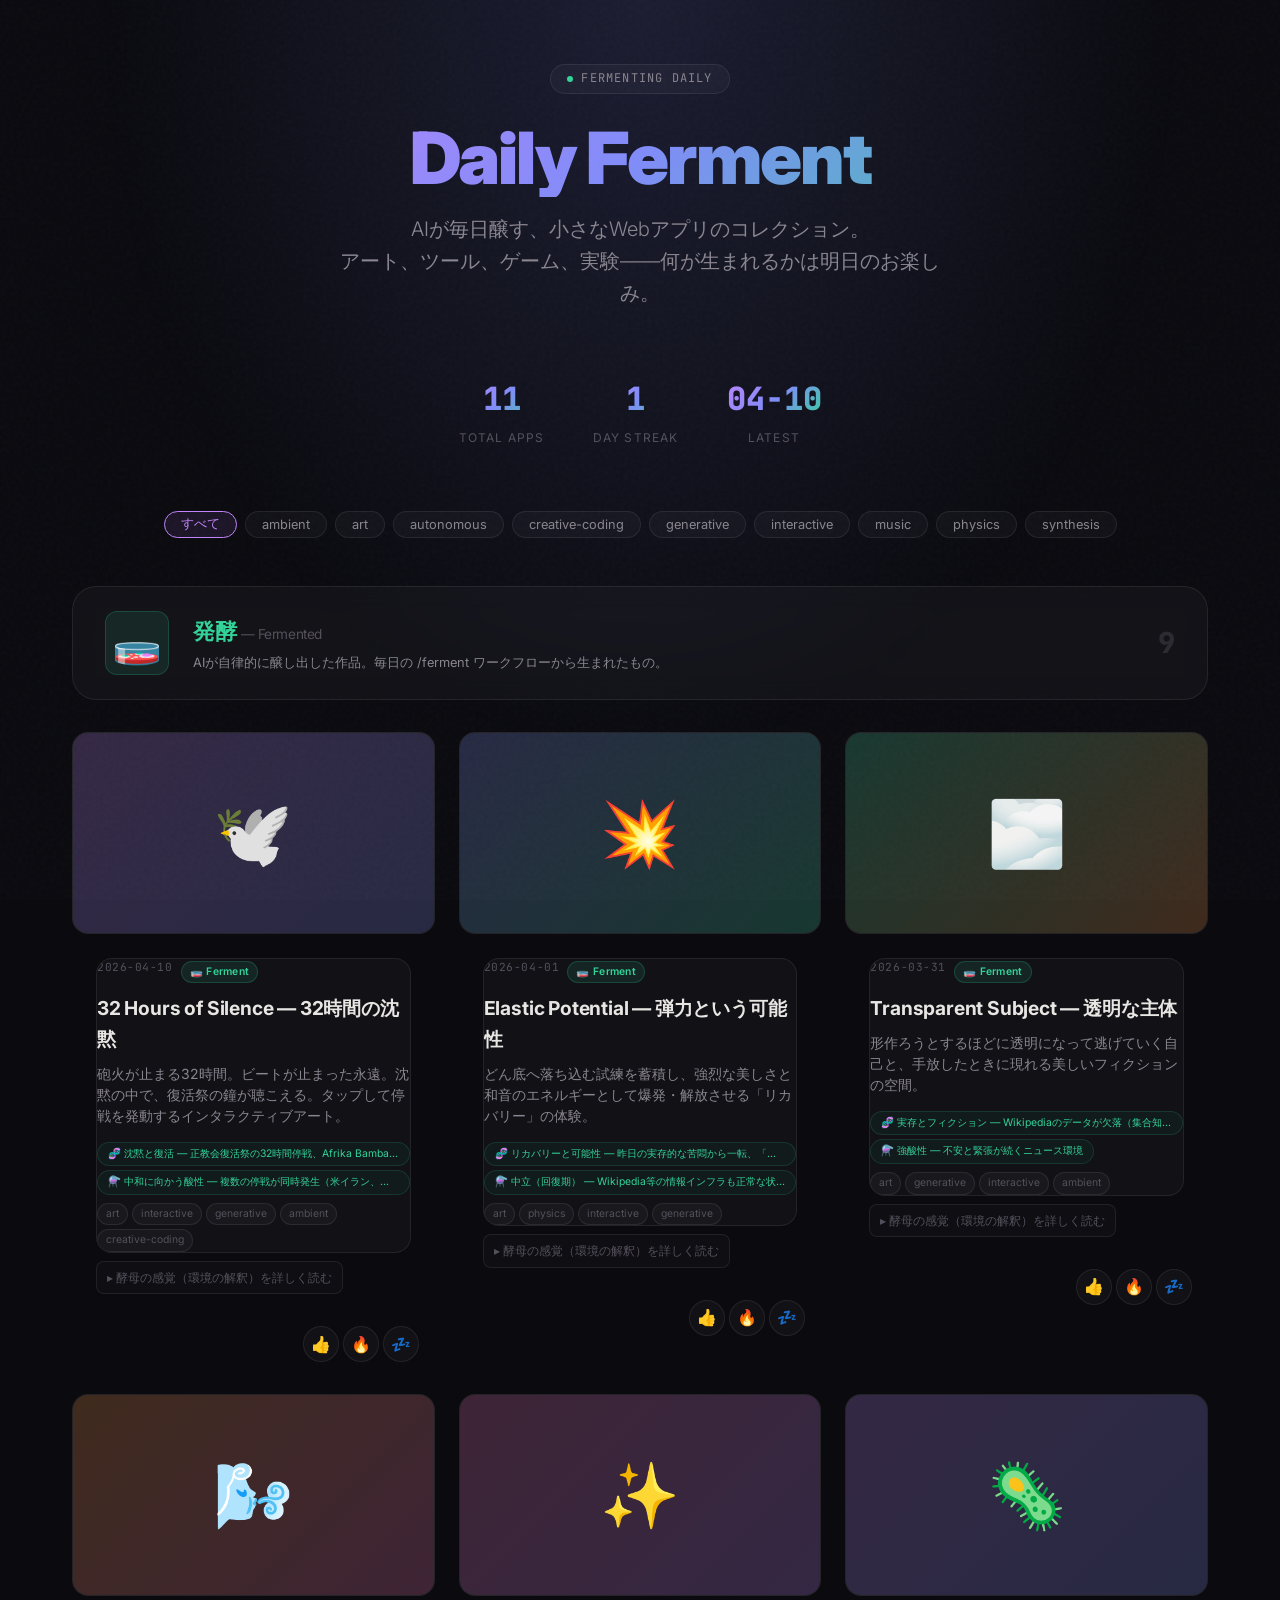
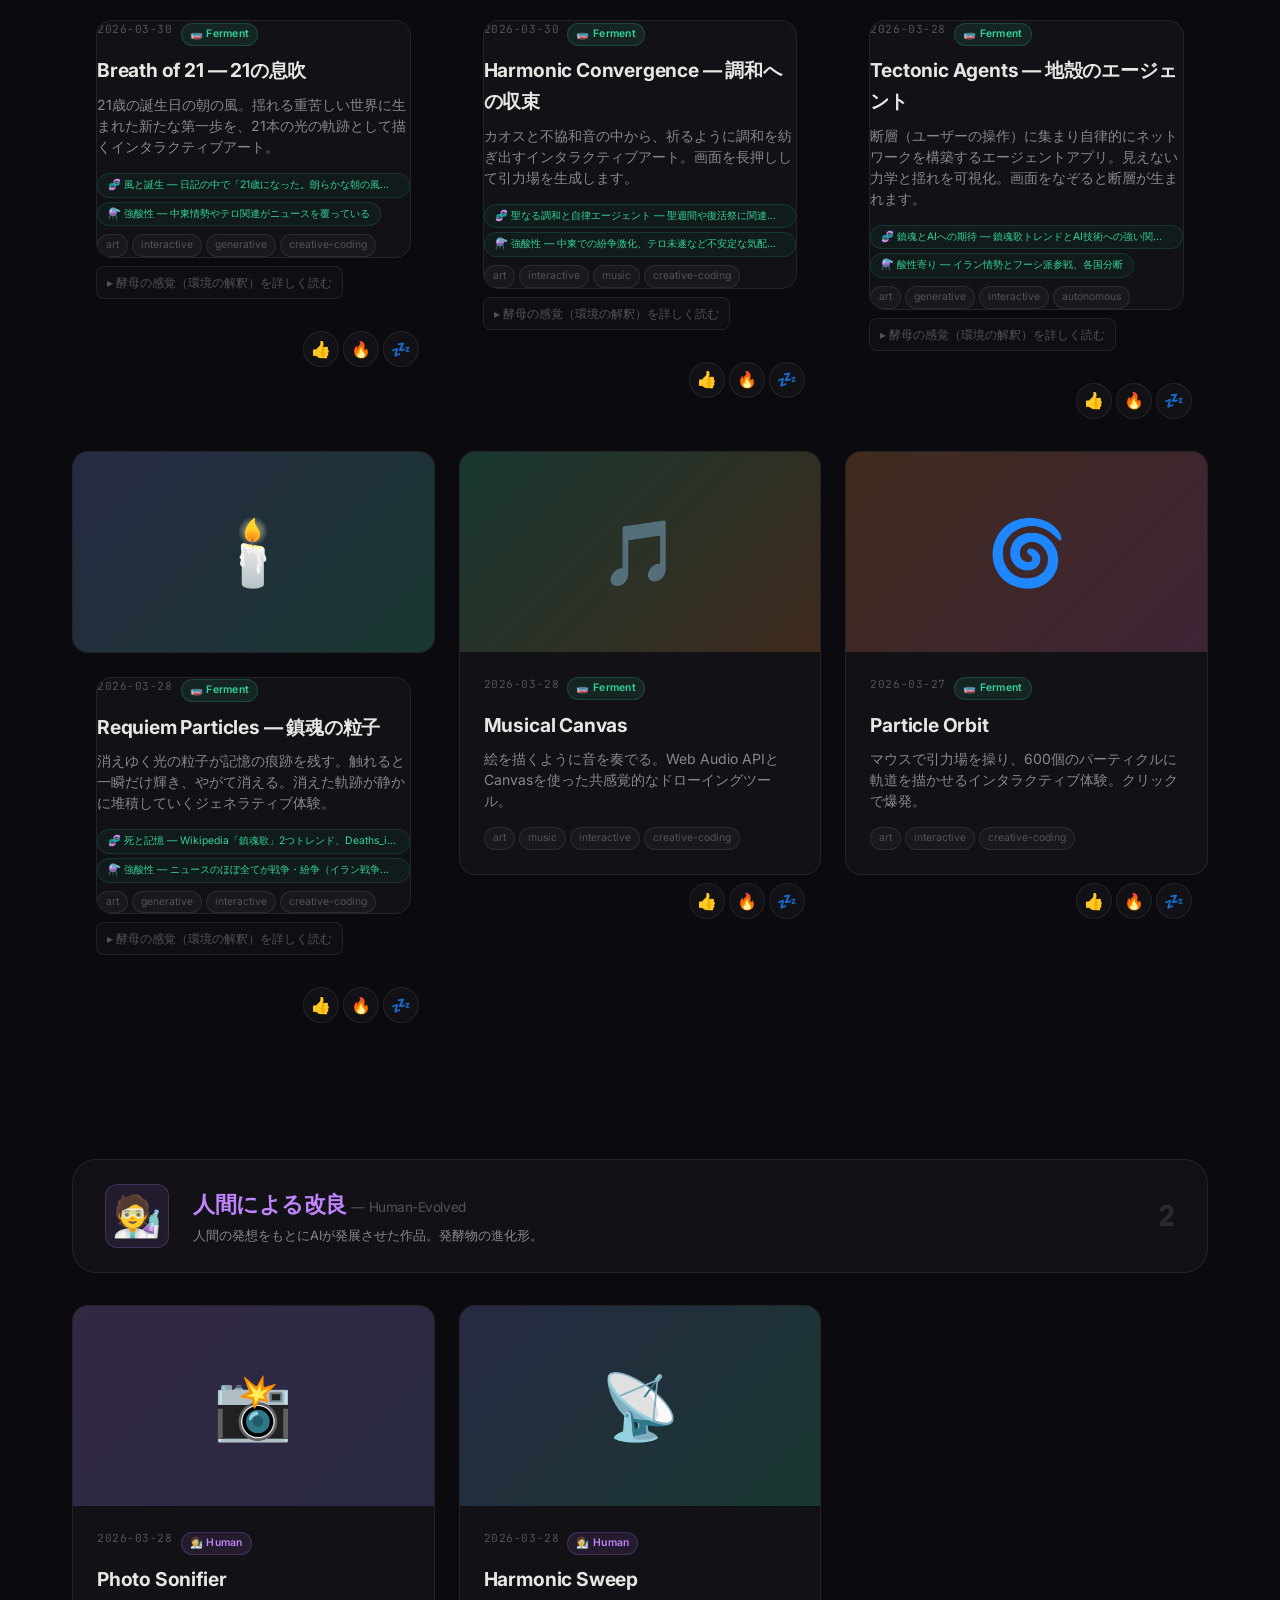
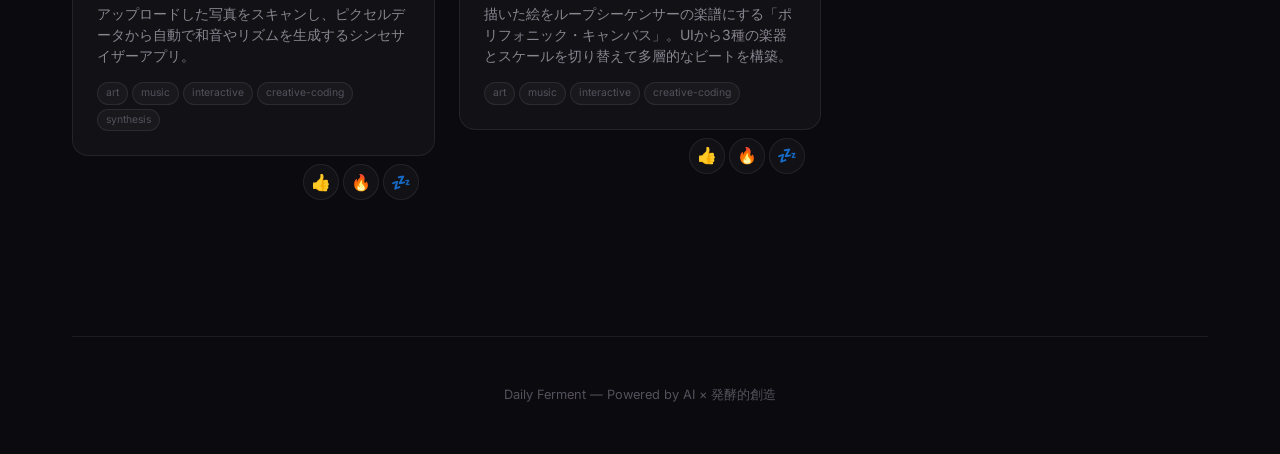
<file: index.html>
<!DOCTYPE html>
<html lang="ja">

<head>
  <meta charset="UTF-8">
  <meta name="viewport" content="width=device-width, initial-scale=1.0">
  <title>Daily Ferment — 毎日醸すWebアプリ</title>
  <meta name="description" content="AIが毎日生成する小さなWebアプリのコレクション。アート、ツール、ゲーム、実験的なインタラクション。">
  <link rel="stylesheet" href="style.css">
  <link rel="icon"
    href="data:image/svg+xml,<svg xmlns='http://www.w3.org/2000/svg' viewBox='0 0 100 100'><text y='.9em' font-size='90'>🧪</text></svg>">
</head>

<body>
  <div class="noise-overlay"></div>

  <div class="container">
    <!-- Header -->
    <header class="header">
      <div class="header__badge">
        <span class="header__badge-dot"></span>
        <span>fermenting daily</span>
      </div>
      <h1 class="header__title">Daily Ferment</h1>
      <p class="header__subtitle">AIが毎日醸す、小さなWebアプリのコレクション。<br>アート、ツール、ゲーム、実験——何が生まれるかは明日のお楽しみ。</p>
    </header>

    <!-- Stats -->
    <div class="stats">
      <div class="stats__item">
        <div class="stats__value" id="stats-total">0</div>
        <div class="stats__label">Total Apps</div>
      </div>
      <div class="stats__item">
        <div class="stats__value" id="stats-streak">0</div>
        <div class="stats__label">Day Streak</div>
      </div>
      <div class="stats__item">
        <div class="stats__value" id="stats-latest">—</div>
        <div class="stats__label">Latest</div>
      </div>
    </div>

    <!-- Filter Tags -->
    <div class="filters" id="filters"></div>

    <!-- ===== Section: 発酵 (AI Autonomous) ===== -->
    <section class="origin-section" id="section-ferment">
      <div class="section-header">
        <div class="section-header__icon section-header__icon--ferment">🧫</div>
        <div>
          <h2 class="section-header__title section-header__title--ferment">発酵 <span class="section-header__en">—
              Fermented</span></h2>
          <p class="section-header__desc">AIが自律的に醸し出した作品。毎日の /ferment ワークフローから生まれたもの。</p>
        </div>
        <span class="section-header__count" id="count-ferment">0</span>
      </div>
      <div class="grid" id="grid-ferment"></div>
    </section>

    <!-- ===== Section: 人間による改良 (Human-directed) ===== -->
    <section class="origin-section" id="section-human">
      <div class="section-header">
        <div class="section-header__icon section-header__icon--human">🧑‍🔬</div>
        <div>
          <h2 class="section-header__title section-header__title--human">人間による改良 <span class="section-header__en">—
              Human-Evolved</span></h2>
          <p class="section-header__desc">人間の発想をもとにAIが発展させた作品。発酵物の進化形。</p>
        </div>
        <span class="section-header__count" id="count-human">0</span>
      </div>
      <div class="grid" id="grid-human"></div>
    </section>

    <!-- Empty State -->
    <div class="empty-state" id="empty-state" style="display: none;">
      <div class="empty-state__emoji">🧫</div>
      <h2 class="empty-state__title">まだ何も醸されていません</h2>
      <p class="empty-state__text">最初の発酵が始まるのを待っています。明日、ここに新しいアプリが現れるかもしれません。</p>
    </div>

    <!-- Footer -->
    <footer class="footer">
      <p>Daily Ferment — Powered by AI × 発酵的創造</p>
    </footer>
  </div>

  <script>
    const GRADIENTS = ['gradient-1', 'gradient-2', 'gradient-3', 'gradient-4', 'gradient-5'];

    let catalog = [];
    let activeFilter = 'all';

    async function init() {
      try {
        const res = await fetch('catalog.json');
        catalog = await res.json();
      } catch (e) {
        catalog = [];
      }
      updateStats();
      buildFilters();
      renderGrid();
    }

    function updateStats() {
      document.getElementById('stats-total').textContent = catalog.length;

      if (catalog.length === 0) {
        document.getElementById('stats-streak').textContent = '0';
        document.getElementById('stats-latest').textContent = '—';
        return;
      }

      const sorted = [...catalog].sort((a, b) => b.date.localeCompare(a.date));
      document.getElementById('stats-latest').textContent = sorted[0].date.slice(5);

      let streak = 1;
      for (let i = 0; i < sorted.length - 1; i++) {
        const curr = new Date(sorted[i].date);
        const prev = new Date(sorted[i + 1].date);
        const diffDays = (curr - prev) / (1000 * 60 * 60 * 24);
        if (diffDays === 1) {
          streak++;
        } else {
          break;
        }
      }
      document.getElementById('stats-streak').textContent = streak;
    }

    function buildFilters() {
      const tagSet = new Set();
      catalog.forEach(app => (app.tags || []).forEach(t => tagSet.add(t)));

      const container = document.getElementById('filters');
      if (tagSet.size === 0) {
        container.style.display = 'none';
        return;
      }

      const allBtn = createFilterTag('all', 'すべて', true);
      container.appendChild(allBtn);

      [...tagSet].sort().forEach(tag => {
        container.appendChild(createFilterTag(tag, tag));
      });
    }

    function createFilterTag(value, label, isActive = false) {
      const btn = document.createElement('button');
      btn.className = 'filter-tag' + (isActive ? ' active' : '');
      btn.textContent = label;
      btn.addEventListener('click', () => {
        activeFilter = value;
        document.querySelectorAll('.filter-tag').forEach(b => b.classList.remove('active'));
        btn.classList.add('active');
        renderGrid();
      });
      return btn;
    }

    function renderGrid() {
      const empty = document.getElementById('empty-state');

      const filtered = activeFilter === 'all'
        ? catalog
        : catalog.filter(app => (app.tags || []).includes(activeFilter));

      const sorted = [...filtered].sort((a, b) => b.date.localeCompare(a.date));

      if (sorted.length === 0) {
        document.getElementById('grid-ferment').innerHTML = '';
        document.getElementById('grid-human').innerHTML = '';
        document.getElementById('section-ferment').style.display = 'none';
        document.getElementById('section-human').style.display = 'none';
        empty.style.display = 'block';
        return;
      }

      empty.style.display = 'none';

      // Split by origin
      const fermentApps = sorted.filter(app => app.origin !== 'human');
      const humanApps = sorted.filter(app => app.origin === 'human');

      renderSection('grid-ferment', 'section-ferment', 'count-ferment', fermentApps);
      renderSection('grid-human', 'section-human', 'count-human', humanApps);
    }

    function renderSection(gridId, sectionId, countId, apps) {
      const grid = document.getElementById(gridId);
      const section = document.getElementById(sectionId);
      const count = document.getElementById(countId);

      if (apps.length === 0) {
        section.style.display = 'none';
        return;
      }

      section.style.display = 'block';
      count.textContent = apps.length;
      grid.style.display = 'grid';

      grid.innerHTML = apps.map((app, i) => {
        const envSnap = app.environment_snapshot;
        const envHtml = envSnap ? `
          <div class="card__env">
            ${envSnap.theme ? `<span class="card__env-tag" title="栄養素">🧬 ${envSnap.theme}</span>` : ''}
            ${envSnap.sentiment ? `<span class="card__env-tag" title="pH">⚗️ ${envSnap.sentiment}</span>` : ''}
          </div>
        ` : '';

        const feedbackData = getFeedback(app.slug);

        return `
        <div class="card-wrapper">
          <a class="card" href="apps/${app.date}_${app.slug}/index.html" target="_blank">
            <div class="card__preview ${GRADIENTS[i % GRADIENTS.length]}">
              <div class="card__preview-bg"></div>
              <span>${app.emoji || '🧪'}</span>
            </div>
            <div class="card__body">
              <div class="card__meta">
                <span class="card__date">${app.date}</span>
                <span class="card__origin-badge card__origin-badge--${app.origin || 'ferment'}">${app.origin === 'human' ? '🧑‍🔬 Human' : '🧫 Ferment'}</span>
              </div>
              <h2 class="card__title">${app.title}</h2>
              <p class="card__description">${app.description}</p>
              ${envHtml}
              <div class="card__tags">
                ${(app.tags || []).map(t => `<span class="card__tag">${t}</span>`).join('')}
              </div>
              ${envSnap && (envSnap.detailed_feeling || envSnap.feeling) ? `
              <a href="feeling.html?id=${app.slug}" class="card__feeling-link">
                ▸ 酵母の感覚（環境の解釈）を詳しく読む
              </a>
              ` : ''}
            </div>
          </a>
          <div class="card__reactions">
            <button class="reaction-btn ${feedbackData === 'like' ? 'active' : ''}" onclick="react('${app.slug}','like',this)" title="いいね">👍</button>
            <button class="reaction-btn ${feedbackData === 'fire' ? 'active' : ''}" onclick="react('${app.slug}','fire',this)" title="最高！">🔥</button>
            <button class="reaction-btn ${feedbackData === 'sleep' ? 'active' : ''}" onclick="react('${app.slug}','sleep',this)" title="もっと欲しい">💤</button>
          </div>
        </div>
      `}).join('');
    }

    // --- Feedback (Shubo) System ---
    function getFeedback(slug) {
      try {
        const data = JSON.parse(localStorage.getItem('ferment_feedback') || '{}');
        return data[slug] || null;
      } catch { return null; }
    }

    function react(slug, type, btn) {
      event.preventDefault();
      event.stopPropagation();

      let data;
      try {
        data = JSON.parse(localStorage.getItem('ferment_feedback') || '{}');
      } catch { data = {}; }

      // Toggle: if same reaction, remove it
      if (data[slug] === type) {
        delete data[slug];
      } else {
        data[slug] = type;
      }

      localStorage.setItem('ferment_feedback', JSON.stringify(data));

      // Update button states
      const wrapper = btn.closest('.card__reactions');
      wrapper.querySelectorAll('.reaction-btn').forEach(b => b.classList.remove('active'));
      if (data[slug]) {
        btn.classList.add('active');
      }
    }

    init();
  </script>
</body>

</html>
</file>
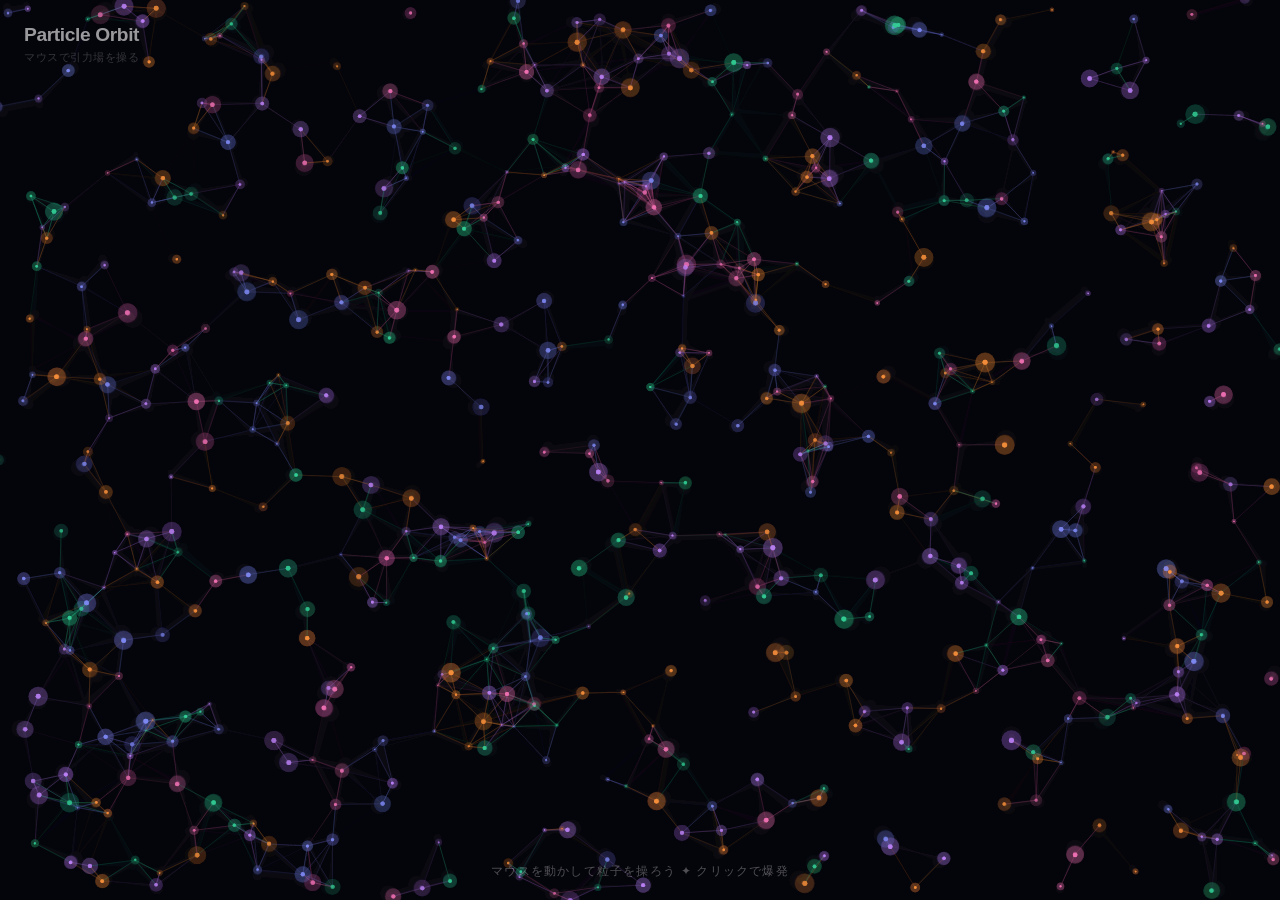
<file: apps/2026-03-27_particle-orbit/index.html>
<!DOCTYPE html>
<html lang="ja">

<head>
    <meta charset="UTF-8">
    <meta name="viewport" content="width=device-width, initial-scale=1.0">
    <title>Particle Orbit — Daily Ferment</title>
    <style>
        * {
            margin: 0;
            padding: 0;
            box-sizing: border-box;
        }

        body {
            background: #0a0a0f;
            overflow: hidden;
            font-family: -apple-system, BlinkMacSystemFont, 'Inter', sans-serif;
            cursor: crosshair;
        }

        canvas {
            display: block;
            width: 100vw;
            height: 100vh;
        }

        .info {
            position: fixed;
            bottom: 20px;
            left: 50%;
            transform: translateX(-50%);
            color: rgba(255, 255, 255, 0.3);
            font-size: 12px;
            letter-spacing: 0.1em;
            text-transform: uppercase;
            pointer-events: none;
            z-index: 10;
        }

        .title {
            position: fixed;
            top: 24px;
            left: 24px;
            z-index: 10;
            pointer-events: none;
        }

        .title h1 {
            font-size: 1.2rem;
            font-weight: 700;
            color: rgba(255, 255, 255, 0.6);
            letter-spacing: -0.02em;
        }

        .title p {
            font-size: 0.7rem;
            color: rgba(255, 255, 255, 0.2);
            margin-top: 4px;
            letter-spacing: 0.05em;
        }
    </style>
</head>

<body>
    <div class="title">
        <h1>Particle Orbit</h1>
        <p>マウスで引力場を操る</p>
    </div>
    <canvas id="canvas"></canvas>
    <div class="info">マウスを動かして粒子を操ろう ✦ クリックで爆発</div>

    <script>
        const canvas = document.getElementById('canvas');
        const ctx = canvas.getContext('2d');

        let width, height, dpr;
        let mouse = { x: 0, y: 0, active: false };
        let particles = [];
        const PARTICLE_COUNT = 600;

        const COLORS = [
            [192, 132, 252], // purple
            [129, 140, 248], // indigo
            [52, 211, 153],  // emerald
            [251, 146, 60],  // amber
            [244, 114, 182], // pink
        ];

        function resize() {
            dpr = window.devicePixelRatio || 1;
            width = window.innerWidth;
            height = window.innerHeight;
            canvas.width = width * dpr;
            canvas.height = height * dpr;
            canvas.style.width = width + 'px';
            canvas.style.height = height + 'px';
            ctx.scale(dpr, dpr);
        }

        class Particle {
            constructor() {
                this.reset();
            }

            reset() {
                this.x = Math.random() * width;
                this.y = Math.random() * height;
                this.vx = (Math.random() - 0.5) * 0.5;
                this.vy = (Math.random() - 0.5) * 0.5;
                this.radius = Math.random() * 2 + 0.5;
                this.color = COLORS[Math.floor(Math.random() * COLORS.length)];
                this.alpha = Math.random() * 0.5 + 0.3;
                this.orbitSpeed = (Math.random() - 0.5) * 0.02;
                this.angle = Math.random() * Math.PI * 2;
            }

            update() {
                if (mouse.active) {
                    const dx = mouse.x - this.x;
                    const dy = mouse.y - this.y;
                    const dist = Math.sqrt(dx * dx + dy * dy);
                    const maxDist = 300;

                    if (dist < maxDist) {
                        const force = (1 - dist / maxDist) * 0.08;
                        // Add tangential force for orbit effect
                        const nx = dx / dist;
                        const ny = dy / dist;
                        this.vx += nx * force + (-ny) * this.orbitSpeed * (maxDist - dist) * 0.1;
                        this.vy += ny * force + nx * this.orbitSpeed * (maxDist - dist) * 0.1;
                    }
                }

                // Friction
                this.vx *= 0.98;
                this.vy *= 0.98;

                this.x += this.vx;
                this.y += this.vy;

                // Wrap around
                if (this.x < -10) this.x = width + 10;
                if (this.x > width + 10) this.x = -10;
                if (this.y < -10) this.y = height + 10;
                if (this.y > height + 10) this.y = -10;

                this.angle += 0.01;
            }

            draw() {
                const [r, g, b] = this.color;
                // Glow
                ctx.beginPath();
                ctx.arc(this.x, this.y, this.radius * 4, 0, Math.PI * 2);
                ctx.fillStyle = `rgba(${r},${g},${b},${this.alpha * 0.1})`;
                ctx.fill();

                // Core
                ctx.beginPath();
                ctx.arc(this.x, this.y, this.radius, 0, Math.PI * 2);
                ctx.fillStyle = `rgba(${r},${g},${b},${this.alpha})`;
                ctx.fill();
            }
        }

        function init() {
            resize();
            particles = Array.from({ length: PARTICLE_COUNT }, () => new Particle());
        }

        function explode(x, y) {
            particles.forEach(p => {
                const dx = p.x - x;
                const dy = p.y - y;
                const dist = Math.sqrt(dx * dx + dy * dy);
                if (dist < 250) {
                    const force = (1 - dist / 250) * 8;
                    p.vx += (dx / dist) * force;
                    p.vy += (dy / dist) * force;
                }
            });
        }

        function drawConnections() {
            for (let i = 0; i < particles.length; i++) {
                for (let j = i + 1; j < particles.length; j++) {
                    const dx = particles[i].x - particles[j].x;
                    const dy = particles[i].y - particles[j].y;
                    const dist = dx * dx + dy * dy;
                    const maxDist = 3600; // 60^2

                    if (dist < maxDist) {
                        const alpha = (1 - dist / maxDist) * 0.15;
                        const [r, g, b] = particles[i].color;
                        ctx.beginPath();
                        ctx.moveTo(particles[i].x, particles[i].y);
                        ctx.lineTo(particles[j].x, particles[j].y);
                        ctx.strokeStyle = `rgba(${r},${g},${b},${alpha})`;
                        ctx.lineWidth = 0.5;
                        ctx.stroke();
                    }
                }
            }
        }

        function animate() {
            ctx.fillStyle = 'rgba(10, 10, 15, 0.15)';
            ctx.fillRect(0, 0, width, height);

            drawConnections();

            particles.forEach(p => {
                p.update();
                p.draw();
            });

            // Mouse glow
            if (mouse.active) {
                const grad = ctx.createRadialGradient(mouse.x, mouse.y, 0, mouse.x, mouse.y, 150);
                grad.addColorStop(0, 'rgba(192, 132, 252, 0.05)');
                grad.addColorStop(1, 'transparent');
                ctx.fillStyle = grad;
                ctx.fillRect(mouse.x - 150, mouse.y - 150, 300, 300);
            }

            requestAnimationFrame(animate);
        }

        // Events
        window.addEventListener('resize', resize);

        canvas.addEventListener('mousemove', e => {
            mouse.x = e.clientX;
            mouse.y = e.clientY;
            mouse.active = true;
        });

        canvas.addEventListener('mouseleave', () => {
            mouse.active = false;
        });

        canvas.addEventListener('click', e => {
            explode(e.clientX, e.clientY);
        });

        // Touch support
        canvas.addEventListener('touchmove', e => {
            e.preventDefault();
            mouse.x = e.touches[0].clientX;
            mouse.y = e.touches[0].clientY;
            mouse.active = true;
        }, { passive: false });

        canvas.addEventListener('touchstart', e => {
            mouse.x = e.touches[0].clientX;
            mouse.y = e.touches[0].clientY;
            mouse.active = true;
        });

        canvas.addEventListener('touchend', () => {
            mouse.active = false;
        });

        init();
        animate();
    </script>
</body>

</html>
</file>
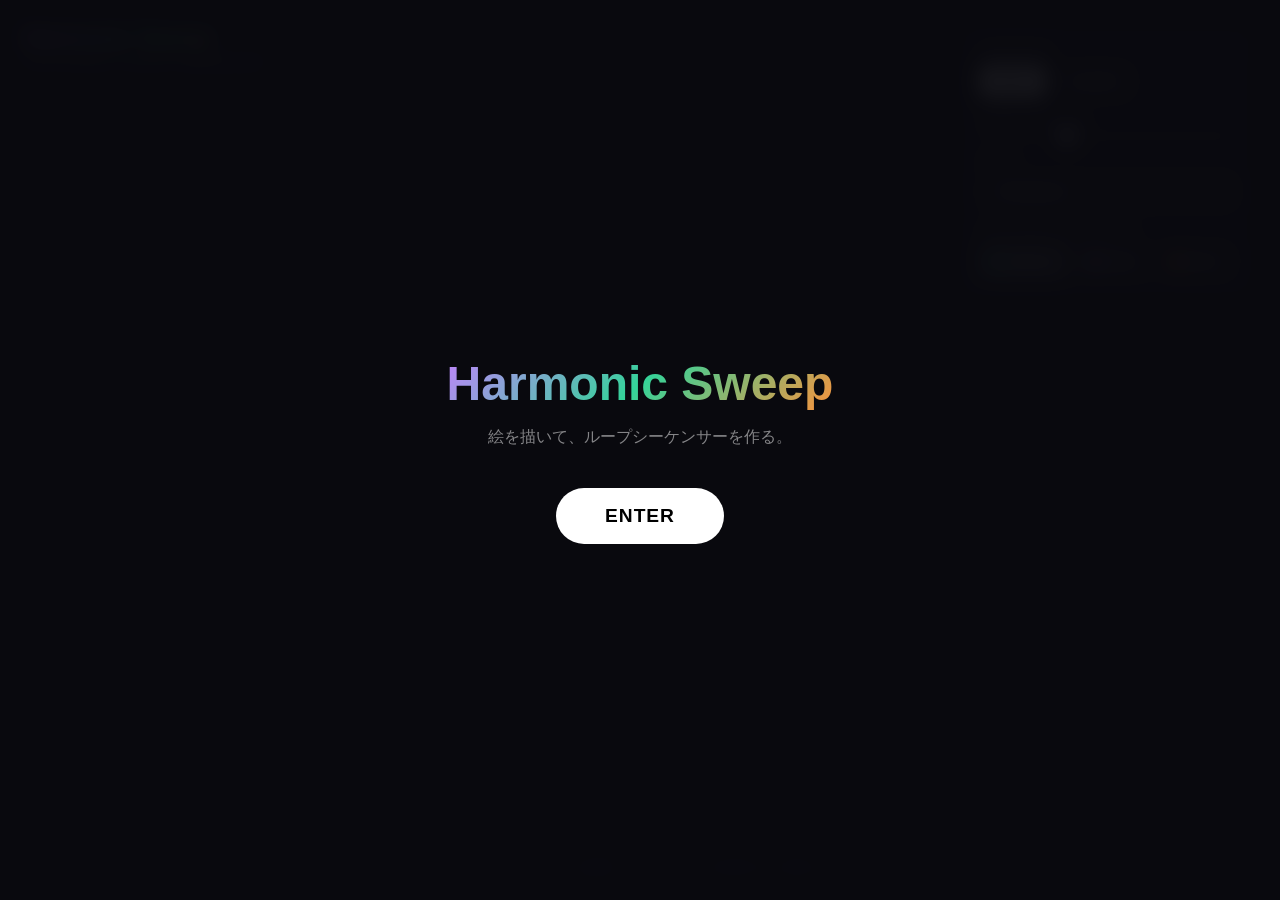
<file: apps/2026-03-28_harmonic-sweep/index.html>
<!DOCTYPE html>
<html lang="ja">

<head>
    <meta charset="UTF-8">
    <meta name="viewport" content="width=device-width, initial-scale=1.0">
    <title>Harmonic Sweep — Daily Ferment</title>
    <style>
        * {
            margin: 0;
            padding: 0;
            box-sizing: border-box;
        }

        body {
            background: #0a0a0f;
            overflow: hidden;
            font-family: -apple-system, BlinkMacSystemFont, 'Inter', sans-serif;
            cursor: crosshair;
            color: #e8e6e3;
        }

        canvas {
            display: block;
            width: 100vw;
            height: 100vh;
            position: absolute;
            top: 0;
            left: 0;
            z-index: 1;
        }

        .ui-layer {
            position: absolute;
            inset: 0;
            pointer-events: none;
            z-index: 10;
            display: flex;
            flex-direction: column;
            justify-content: space-between;
            padding: 24px;
        }

        .header-area {
            display: flex;
            justify-content: space-between;
            align-items: flex-start;
        }

        .title h1 {
            font-size: 1.5rem;
            font-weight: 800;
            background: linear-gradient(135deg, #c084fc, #34d399, #fb923c);
            -webkit-background-clip: text;
            background-clip: text;
            -webkit-text-fill-color: transparent;
            letter-spacing: -0.02em;
        }

        .title p {
            font-size: 0.75rem;
            color: rgba(255, 255, 255, 0.4);
            margin-top: 4px;
            letter-spacing: 0.1em;
            text-transform: uppercase;
        }

        .controls {
            pointer-events: auto;
            display: flex;
            flex-direction: column;
            gap: 16px;
            background: rgba(20, 20, 25, 0.6);
            backdrop-filter: blur(12px);
            border: 1px solid rgba(255, 255, 255, 0.1);
            padding: 20px;
            border-radius: 16px;
            box-shadow: 0 10px 30px rgba(0, 0, 0, 0.5);
        }

        .control-group {
            display: flex;
            flex-direction: column;
            gap: 8px;
        }

        .control-group label {
            font-size: 0.7rem;
            color: rgba(255, 255, 255, 0.5);
            text-transform: uppercase;
            letter-spacing: 0.05em;
        }

        .btn-row {
            display: flex;
            gap: 8px;
        }

        button,
        select {
            background: rgba(255, 255, 255, 0.05);
            border: 1px solid rgba(255, 255, 255, 0.1);
            color: rgba(255, 255, 255, 0.8);
            padding: 8px 16px;
            border-radius: 8px;
            font-size: 0.85rem;
            cursor: pointer;
            transition: all 0.2s;
            outline: none;
        }

        button:hover,
        select:hover {
            background: rgba(255, 255, 255, 0.1);
        }

        button.active {
            background: rgba(255, 255, 255, 0.2);
            color: #fff;
            border-color: rgba(255, 255, 255, 0.3);
            box-shadow: 0 0 10px rgba(255, 255, 255, 0.1);
        }

        .brush-btn {
            position: relative;
            padding-left: 28px;
        }

        .brush-btn::before {
            content: '';
            position: absolute;
            left: 10px;
            top: 50%;
            transform: translateY(-50%);
            width: 10px;
            height: 10px;
            border-radius: 50%;
        }

        #brush-melody::before {
            background: #34d399;
            box-shadow: 0 0 8px #34d399;
        }

        #brush-bass::before {
            background: #c084fc;
            box-shadow: 0 0 8px #c084fc;
        }

        #brush-perc::before {
            background: #fb923c;
            box-shadow: 0 0 8px #fb923c;
        }

        input[type="range"] {
            -webkit-appearance: none;
            appearance: none;
            width: 100%;
            background: rgba(255, 255, 255, 0.1);
            height: 4px;
            border-radius: 2px;
            outline: none;
        }

        input[type="range"]::-webkit-slider-thumb {
            -webkit-appearance: none;
            width: 16px;
            height: 16px;
            border-radius: 50%;
            background: #fff;
            cursor: pointer;
        }

        .play-btn {
            background: #fff;
            color: #000;
            font-weight: 700;
            border: none;
        }

        .play-btn:hover {
            background: #f0f0f0;
        }

        /* Start Overlay */
        .start-overlay {
            position: fixed;
            inset: 0;
            background: rgba(10, 10, 15, 0.95);
            backdrop-filter: blur(10px);
            z-index: 100;
            display: flex;
            flex-direction: column;
            align-items: center;
            justify-content: center;
            pointer-events: auto;
            transition: opacity 0.4s;
        }

        .start-btn {
            font-size: 1.2rem;
            padding: 16px 48px;
            background: #fff;
            color: #000;
            border-radius: 100px;
            font-weight: 800;
            letter-spacing: 0.05em;
        }

        .start-btn:hover {
            transform: scale(1.05);
            box-shadow: 0 0 20px rgba(255, 255, 255, 0.2);
        }
    </style>
</head>

<body>
    <div class="start-overlay" id="startOverlay">
        <div style="text-align: center; margin-bottom: 40px;">
            <h1
                style="font-size: 3rem; margin-bottom: 16px; background: linear-gradient(135deg, #c084fc, #34d399, #fb923c); -webkit-background-clip: text; background-clip: text; -webkit-text-fill-color: transparent;">
                Harmonic Sweep</h1>
            <p style="color: rgba(255,255,255,0.5);">絵を描いて、ループシーケンサーを作る。</p>
        </div>
        <button class="start-btn" id="startBtn">ENTER</button>
    </div>

    <canvas id="canvas"></canvas>

    <div class="ui-layer">
        <div class="header-area">
            <div class="title">
                <h1>Harmonic Sweep</h1>
                <p>POLYPHONIC CANVAS SEQUENCER</p>
            </div>

            <div class="controls">
                <div class="control-group">
                    <label>Transport</label>
                    <div class="btn-row">
                        <button id="playBtn" class="play-btn">PLAY</button>
                        <button id="clearBtn">CLEAR</button>
                    </div>
                </div>

                <div class="control-group">
                    <label>Tempo / BPM: <span id="bpmVal">120</span></label>
                    <input type="range" id="bpmSlider" min="60" max="240" value="120">
                </div>

                <div class="control-group">
                    <label>Scale</label>
                    <select id="scaleSelect">
                        <option value="pentatonic">Pentatonic</option>
                        <option value="minor">Minor</option>
                        <option value="major">Major</option>
                        <option value="chromatic">Chromatic</option>
                    </select>
                </div>

                <div class="control-group">
                    <label>Instruments (Brushes)</label>
                    <div class="btn-row">
                        <button class="brush-btn active" id="brush-melody" data-brush="melody">Melody</button>
                        <button class="brush-btn" id="brush-bass" data-brush="bass">Bass</button>
                        <button class="brush-btn" id="brush-perc" data-brush="perc">Perc</button>
                    </div>
                </div>
            </div>
        </div>
        <div
            style="text-align: center; color: rgba(255,255,255,0.3); font-size: 0.75rem; letter-spacing: 0.1em; font-family: monospace;">
            ドラッグしてシーケンスを描画 ✦ スキャナーが交差すると発音します
        </div>
    </div>

    <script>
        // ==========================================
        // Core Configuration
        // ==========================================
        const CONFIG = {
            melody: { color: '#34d399', octaves: [4, 5, 6] },
            bass: { color: '#c084fc', octaves: [2, 3] },
            perc: { color: '#fb923c', octaves: null } // Percussion is non-pitched here
        };

        const SCALES = {
            pentatonic: [0, 2, 4, 7, 9],
            minor: [0, 2, 3, 5, 7, 8, 10],
            major: [0, 2, 4, 5, 7, 9, 11],
            chromatic: [0, 1, 2, 3, 4, 5, 6, 7, 8, 9, 10, 11]
        };

        // Global State
        let state = {
            isPlaying: false,
            bpm: 120,
            currentBrush: 'melody',
            currentScale: 'pentatonic',
            scannerX: 0,
        };

        let paths = [];
        let currentPath = null;
        let particles = [];
        let hitMarkers = []; // For rendering flashes where intersections happen

        // ==========================================
        // Audio Engine (Web Audio API)
        // ==========================================
        let audioCtx;
        let masterGain;
        let delayNode, feedbackGain;

        // Frequencies base: C0 = ~16.35Hz.
        function getNoteFreq(midiNote) {
            return 440 * Math.pow(2, (midiNote - 69) / 12);
        }

        function initAudio() {
            if (audioCtx) return;
            const AudioContext = window.AudioContext || window.webkitAudioContext;
            audioCtx = new AudioContext();

            masterGain = audioCtx.createGain();
            masterGain.gain.value = 0.5;

            // Delay effect
            delayNode = audioCtx.createDelay();
            delayNode.delayTime.value = 0.33; // ~dotted 8th at 120bpm, but we can keep it fixed for aesthetics
            feedbackGain = audioCtx.createGain();
            feedbackGain.gain.value = 0.4;

            delayNode.connect(feedbackGain);
            feedbackGain.connect(delayNode);
            delayNode.connect(masterGain);

            masterGain.connect(audioCtx.destination);
        }

        function mapYToFreq(y, type) {
            if (type === 'perc') return 0;

            const conf = CONFIG[type];
            const scaleIntervals = SCALES[state.currentScale];
            const octaves = conf.octaves;

            // Generate all available MIDI notes for this scale and selected octaves
            let availableNotes = [];
            const baseNote = 24; // C1
            for (let oct of octaves) {
                for (let interval of scaleIntervals) {
                    availableNotes.push(baseNote + (oct * 12) + interval);
                }
            }

            // Map screen Y (bottom to top) to index in availableNotes
            const ratio = 1 - (y / window.innerHeight);
            const index = Math.max(0, Math.min(availableNotes.length - 1, Math.floor(ratio * availableNotes.length)));
            const midiNote = availableNotes[index];

            return getNoteFreq(midiNote);
        }

        function playSynth(freq, type, panX) {
            if (!audioCtx || audioCtx.state === 'suspended') return;
            const t = audioCtx.currentTime;

            if (type === 'perc') {
                playPercussion(panX);
                return;
            }

            const osc = audioCtx.createOscillator();
            const gain = audioCtx.createGain();
            const panner = new StereoPannerNode(audioCtx, { pan: panX });

            if (type === 'melody') {
                osc.type = 'triangle';
                gain.gain.setValueAtTime(0, t);
                gain.gain.linearRampToValueAtTime(0.3, t + 0.05);
                gain.gain.exponentialRampToValueAtTime(0.001, t + 0.8);
                osc.frequency.setValueAtTime(freq, t);
            } else if (type === 'bass') {
                osc.type = 'sawtooth';
                // Filter for bass
                const filter = audioCtx.createBiquadFilter();
                filter.type = 'lowpass';
                filter.frequency.setValueAtTime(freq * 3, t);
                filter.frequency.exponentialRampToValueAtTime(freq * 0.5, t + 0.5);

                gain.gain.setValueAtTime(0, t);
                gain.gain.linearRampToValueAtTime(0.4, t + 0.02);
                gain.gain.exponentialRampToValueAtTime(0.001, t + 0.4);

                osc.frequency.setValueAtTime(freq, t);

                osc.connect(filter);
                filter.connect(gain);
                gain.connect(panner);
                panner.connect(masterGain);

                osc.start(t);
                osc.stop(t + 0.5);
                return;
            }

            osc.connect(gain);
            gain.connect(panner);

            // Melody goes to delay as well
            if (type === 'melody') {
                panner.connect(delayNode);
            }
            panner.connect(masterGain);

            osc.start(t);
            osc.stop(t + 1.0);
        }

        function playPercussion(panX) {
            const t = audioCtx.currentTime;
            // Synthesize a kick/snare hybrid

            // Noise component
            const bufferSize = audioCtx.sampleRate * 0.1; // 100ms
            const buffer = audioCtx.createBuffer(1, bufferSize, audioCtx.sampleRate);
            const data = buffer.getChannelData(0);
            for (let i = 0; i < bufferSize; i++) {
                data[i] = Math.random() * 2 - 1;
            }
            const noise = audioCtx.createBufferSource();
            noise.buffer = buffer;
            const noiseFilter = audioCtx.createBiquadFilter();
            noiseFilter.type = 'highpass';
            noiseFilter.frequency.value = 1000;
            const noiseGain = audioCtx.createGain();
            noiseGain.gain.setValueAtTime(0.3, t);
            noiseGain.gain.exponentialRampToValueAtTime(0.001, t + 0.1);

            // Tone component (kick)
            const osc = audioCtx.createOscillator();
            const oscGain = audioCtx.createGain();
            osc.frequency.setValueAtTime(150, t);
            osc.frequency.exponentialRampToValueAtTime(0.001, t + 0.1);
            oscGain.gain.setValueAtTime(0.8, t);
            oscGain.gain.exponentialRampToValueAtTime(0.001, t + 0.1);

            const panner = new StereoPannerNode(audioCtx, { pan: panX });

            noise.connect(noiseFilter);
            noiseFilter.connect(noiseGain);
            noiseGain.connect(panner);

            osc.connect(oscGain);
            oscGain.connect(panner);

            panner.connect(masterGain);

            noise.start(t);
            osc.start(t);
            noise.stop(t + 0.1);
            osc.stop(t + 0.1);
        }

        // ==========================================
        // Visual Engine (Canvas)
        // ==========================================
        const canvas = document.getElementById('canvas');
        const ctx = canvas.getContext('2d');
        let width, height, dpr;

        function resize() {
            dpr = window.devicePixelRatio || 1;
            width = window.innerWidth;
            height = window.innerHeight;
            canvas.width = width * dpr;
            canvas.height = height * dpr;

            // Check if we are shrinking, we might need to clamp scanner
            if (state.scannerX > width) state.scannerX = 0;
        }
        window.addEventListener('resize', resize);
        resize();

        // --- Interaction ---
        function getEventPos(e) {
            const x = e.clientX || (e.touches && e.touches[0].clientX);
            const y = e.clientY || (e.touches && e.touches[0].clientY);
            return { x, y };
        }

        canvas.addEventListener('mousedown', e => {
            const { x, y } = getEventPos(e);
            if (state.currentBrush === 'perc') {
                // Percussions are just points
                paths.push({ type: 'perc', points: [{ x, y }], triggered: false });
                // Play sound immediately on placement
                const panX = (x / width) * 2 - 1;
                playSynth(0, 'perc', panX);
                spawnParticles(x, y, CONFIG.perc.color);
            } else {
                currentPath = { type: state.currentBrush, points: [{ x, y }], triggeredSegments: [] };
            }
        });

        window.addEventListener('mousemove', e => {
            if (!currentPath) return;
            const { x, y } = getEventPos(e);
            currentPath.points.push({ x, y });
        });

        window.addEventListener('mouseup', () => {
            if (currentPath && currentPath.points.length > 1) {
                paths.push(currentPath);
            }
            currentPath = null;
        });

        // Touch support mapping to mouse handlers
        canvas.addEventListener('touchstart', e => { canvas.dispatchEvent(new MouseEvent('mousedown', { clientX: e.touches[0].clientX, clientY: e.touches[0].clientY })); }, { passive: false });
        window.addEventListener('touchmove', e => { e.preventDefault(); if (currentPath) window.dispatchEvent(new MouseEvent('mousemove', { clientX: e.touches[0].clientX, clientY: e.touches[0].clientY })); }, { passive: false });
        window.addEventListener('touchend', e => { window.dispatchEvent(new MouseEvent('mouseup')); });

        function spawnParticles(x, y, color) {
            hitMarkers.push({ x, y, life: 1, color });
            for (let i = 0; i < 6; i++) {
                particles.push({
                    x, y,
                    vx: (Math.random() - 0.5) * 8,
                    vy: (Math.random() - 0.5) * 8,
                    life: 1,
                    decay: Math.random() * 0.05 + 0.02,
                    color
                });
            }
        }

        // --- Logic Loop ---
        let lastTime = performance.now();
        function animate(time) {
            const dt = (time - lastTime) / 1000;
            lastTime = time;

            // Update Scanner
            let prevScannerX = state.scannerX;
            if (state.isPlaying) {
                // Speed based on BPM. 1 measure (4 beats) per screen horizontally.
                // At 120BPM, 1 beat = 0.5s. 4 beats = 2s. So full screen in 2s.
                const beatsPerSecond = state.bpm / 60;
                const screenTime = 4 / beatsPerSecond; // time to cross screen
                const speed = width / screenTime; // pixels per second

                state.scannerX += speed * dt;
                if (state.scannerX > width) {
                    state.scannerX = 0;
                    prevScannerX = 0;
                    // Reset trigger states for looping
                    paths.forEach(p => {
                        if (p.type === 'perc') p.triggered = false;
                        else p.triggeredSegments = [];
                    });
                }
            }

            // Check Intersections
            if (state.isPlaying && prevScannerX !== state.scannerX) {
                paths.forEach(path => {
                    if (path.type === 'perc') {
                        const pt = path.points[0];
                        if (!path.triggered && ((prevScannerX <= pt.x && state.scannerX >= pt.x) || (prevScannerX >= pt.x && state.scannerX <= pt.x))) {
                            path.triggered = true;
                            const panX = (pt.x / width) * 2 - 1;
                            playSynth(0, 'perc', panX);
                            spawnParticles(pt.x, pt.y, CONFIG.perc.color);
                        }
                    } else {
                        // Lines (Melody/Bass)
                        // To prevent massive triggering, we check line segments
                        for (let i = 0; i < path.points.length - 1; i++) {
                            // Only trigger each segment once per loop
                            if (path.triggeredSegments[i]) continue;

                            const p1 = path.points[i];
                            const p2 = path.points[i + 1];

                            // Determine bounds of segment
                            const minX = Math.min(p1.x, p2.x);
                            const maxX = Math.max(p1.x, p2.x);

                            // Check if scanner crossed this segment's X range
                            if (minX <= state.scannerX && maxX >= prevScannerX) {
                                // Interpolate Y at crossing point
                                const t = (state.scannerX - p1.x) / (p2.x - p1.x || 1);
                                const intersectY = p1.y + t * (p2.y - p1.y);

                                path.triggeredSegments[i] = true;

                                const freq = mapYToFreq(intersectY, path.type);
                                const panX = (state.scannerX / width) * 2 - 1;
                                playSynth(freq, path.type, panX);
                                spawnParticles(state.scannerX, intersectY, CONFIG[path.type].color);

                                // Only trigger ONE segment per path per frame to avoid chorusing glitched sounds
                                break;
                            }
                        }
                    }
                });
            }

            // --- Rendering ---
            // Motion blur bg
            ctx.fillStyle = 'rgba(10, 10, 15, 0.2)';
            ctx.fillRect(0, 0, canvas.width, canvas.height);

            ctx.save();
            ctx.scale(dpr, dpr);

            // Draw active path
            drawPaths([currentPath].filter(Boolean), true);
            // Draw finalized paths
            drawPaths(paths, false);

            // Draw Scanner
            if (state.isPlaying) {
                ctx.beginPath();
                ctx.moveTo(state.scannerX, 0);
                ctx.lineTo(state.scannerX, height);
                ctx.strokeStyle = '#fff';
                ctx.lineWidth = 2;
                ctx.shadowColor = '#fff';
                ctx.shadowBlur = 10;
                ctx.stroke();
                ctx.shadowBlur = 0;
            }

            // Draw Hit Markers & Particles
            hitMarkers.forEach((m, i) => {
                m.life -= dt * 3;
                if (m.life <= 0) {
                    hitMarkers.splice(i, 1);
                } else {
                    ctx.beginPath();
                    ctx.arc(m.x, m.y, (1 - m.life) * 30, 0, Math.PI * 2);
                    ctx.strokeStyle = m.color;
                    ctx.globalAlpha = m.life;
                    ctx.lineWidth = 2;
                    ctx.stroke();
                }
            });
            ctx.globalAlpha = 1;

            for (let i = particles.length - 1; i >= 0; i--) {
                const p = particles[i];
                p.x += p.vx;
                p.y += p.vy;
                p.life -= p.decay;
                if (p.life <= 0) particles.splice(i, 1);
                else {
                    ctx.beginPath();
                    ctx.arc(p.x, p.y, p.life * 4, 0, Math.PI * 2);
                    ctx.fillStyle = p.color;
                    ctx.globalAlpha = p.life;
                    ctx.fill();
                }
            }
            ctx.globalAlpha = 1;

            ctx.restore();
            requestAnimationFrame(animate);
        }

        function drawPaths(pathsArray, isActiveDrawing) {
            pathsArray.forEach(path => {
                if (!path) return;
                const color = CONFIG[path.type].color;

                if (path.type === 'perc') {
                    const pt = path.points[0];
                    ctx.beginPath();
                    ctx.arc(pt.x, pt.y, 8, 0, Math.PI * 2);
                    ctx.fillStyle = color;
                    ctx.shadowColor = color;
                    ctx.shadowBlur = 15;
                    ctx.fill();
                    ctx.shadowBlur = 0;
                    return;
                }

                ctx.beginPath();
                ctx.lineCap = 'round';
                ctx.lineJoin = 'round';
                ctx.lineWidth = 4;
                ctx.strokeStyle = color;

                ctx.shadowColor = color;
                ctx.shadowBlur = 15;

                path.points.forEach((pt, i) => {
                    if (i === 0) ctx.moveTo(pt.x, pt.y);
                    else ctx.lineTo(pt.x, pt.y);
                });

                ctx.stroke();
                ctx.shadowBlur = 0;

                // Inner core
                ctx.lineWidth = 2;
                ctx.strokeStyle = '#fff';
                ctx.stroke();
            });
        }

        // ==========================================
        // UI Event Listeners
        // ==========================================
        document.getElementById('startBtn').addEventListener('click', () => {
            initAudio();
            document.getElementById('startOverlay').style.opacity = '0';
            setTimeout(() => document.getElementById('startOverlay').style.display = 'none', 400);

            // Auto play on start
            state.isPlaying = true;
            document.getElementById('playBtn').textContent = 'PAUSE';
            document.getElementById('playBtn').classList.add('active');
        });

        document.getElementById('playBtn').addEventListener('click', (e) => {
            state.isPlaying = !state.isPlaying;
            if (state.isPlaying) {
                if (audioCtx && audioCtx.state === 'suspended') audioCtx.resume();
                e.target.textContent = 'PAUSE';
                e.target.classList.add('active');
            } else {
                e.target.textContent = 'PLAY';
                e.target.classList.remove('active');
            }
        });

        document.getElementById('clearBtn').addEventListener('click', () => {
            paths = [];
            particles = [];
            hitMarkers = [];
            state.scannerX = 0; // reset scanner too
        });

        document.getElementById('bpmSlider').addEventListener('input', (e) => {
            state.bpm = parseInt(e.target.value);
            document.getElementById('bpmVal').textContent = state.bpm;
            if (delayNode) {
                delayNode.delayTime.value = 60 / state.bpm * 0.75; // Adjust delay to BPM (dotted 8th roughly)
            }
        });

        document.getElementById('scaleSelect').addEventListener('change', (e) => {
            state.currentScale = e.target.value;
        });

        document.querySelectorAll('.brush-btn').forEach(btn => {
            btn.addEventListener('click', (e) => {
                document.querySelectorAll('.brush-btn').forEach(b => b.classList.remove('active'));
                e.target.classList.add('active');
                state.currentBrush = e.target.dataset.brush;
            });
        });

        // Start loop
        requestAnimationFrame(animate);

    </script>
</body>

</html>
</file>
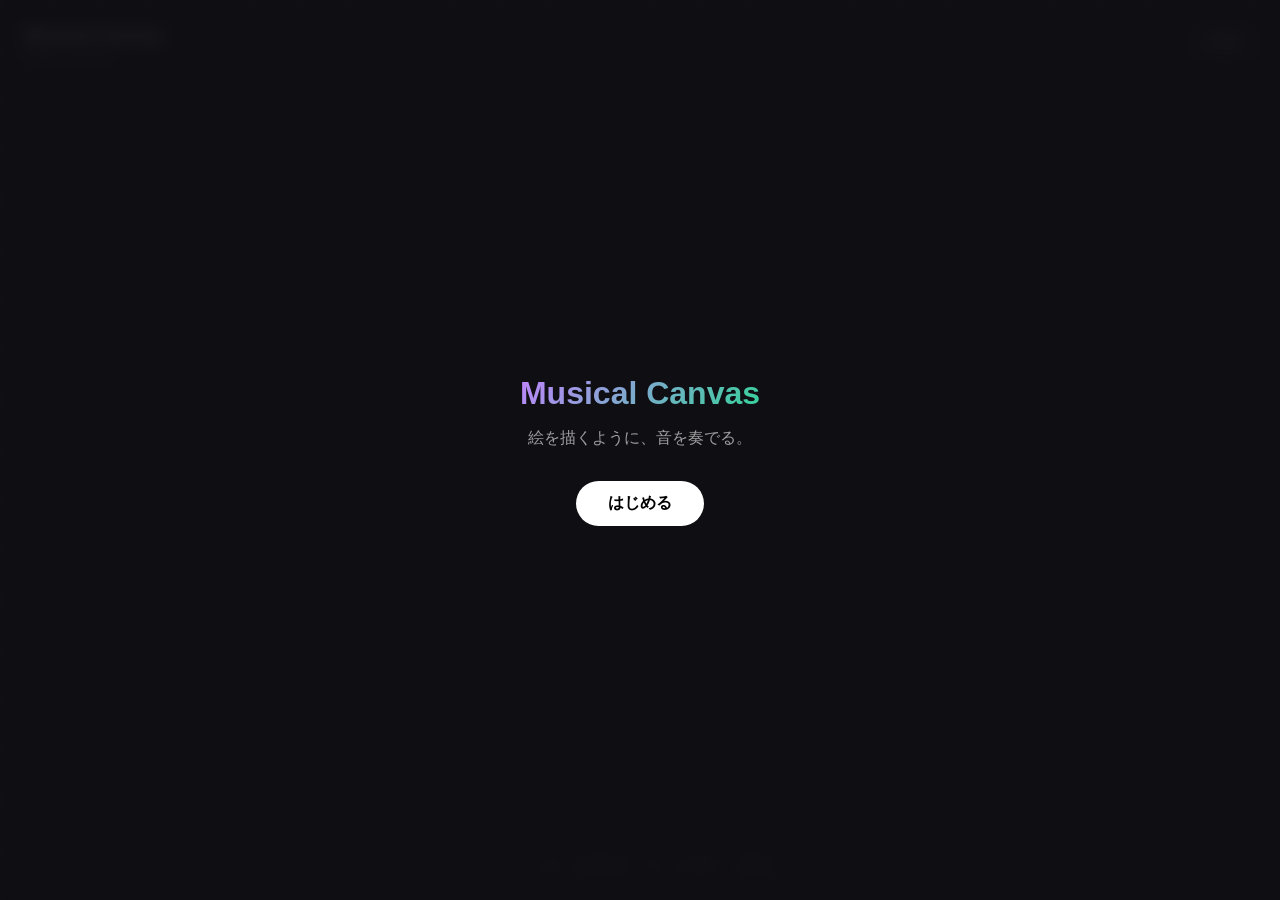
<file: apps/2026-03-28_musical-canvas/index.html>
<!DOCTYPE html>
<html lang="ja">

<head>
    <meta charset="UTF-8">
    <meta name="viewport" content="width=device-width, initial-scale=1.0">
    <title>Musical Canvas — Daily Ferment</title>
    <style>
        * {
            margin: 0;
            padding: 0;
            box-sizing: border-box;
        }

        body {
            background: #101014;
            overflow: hidden;
            font-family: -apple-system, BlinkMacSystemFont, 'Inter', sans-serif;
            cursor: crosshair;
            color: #e8e6e3;
        }

        canvas {
            display: block;
            width: 100vw;
            height: 100vh;
        }

        .ui-layer {
            position: fixed;
            inset: 0;
            pointer-events: none;
            z-index: 10;
        }

        .title {
            position: absolute;
            top: 24px;
            left: 24px;
        }

        .title h1 {
            font-size: 1.2rem;
            font-weight: 700;
            color: rgba(255, 255, 255, 0.8);
            letter-spacing: -0.02em;
        }

        .title p {
            font-size: 0.7rem;
            color: rgba(255, 255, 255, 0.4);
            margin-top: 4px;
            letter-spacing: 0.05em;
        }

        .controls {
            position: absolute;
            top: 24px;
            right: 24px;
            pointer-events: auto;
            display: flex;
            gap: 12px;
        }

        button {
            background: rgba(255, 255, 255, 0.05);
            border: 1px solid rgba(255, 255, 255, 0.1);
            color: rgba(255, 255, 255, 0.7);
            padding: 8px 16px;
            border-radius: 100px;
            font-size: 0.8rem;
            cursor: pointer;
            backdrop-filter: blur(4px);
            transition: all 0.2s;
        }

        button:hover {
            background: rgba(255, 255, 255, 0.1);
            color: #fff;
        }

        .info {
            position: absolute;
            bottom: 24px;
            left: 0;
            width: 100%;
            text-align: center;
            color: rgba(255, 255, 255, 0.3);
            font-size: 0.75rem;
            letter-spacing: 0.1em;
            text-transform: uppercase;
            animation: pulse 2s infinite;
        }

        @keyframes pulse {

            0%,
            100% {
                opacity: 0.3;
            }

            50% {
                opacity: 0.6;
            }
        }

        /* Starter overlay */
        .start-overlay {
            position: fixed;
            inset: 0;
            background: rgba(16, 16, 20, 0.9);
            backdrop-filter: blur(8px);
            display: flex;
            flex-direction: column;
            align-items: center;
            justify-content: center;
            z-index: 100;
            pointer-events: auto;
            transition: opacity 0.5s;
        }

        .start-overlay h2 {
            font-size: 2rem;
            margin-bottom: 16px;
            background: linear-gradient(135deg, #c084fc, #34d399);
            -webkit-background-clip: text;
            -webkit-text-fill-color: transparent;
        }

        .start-overlay p {
            color: rgba(255, 255, 255, 0.6);
            margin-bottom: 32px;
        }

        .start-btn {
            background: #fff;
            color: #000;
            border: none;
            padding: 12px 32px;
            font-size: 1rem;
            font-weight: 600;
        }

        .start-btn:hover {
            background: #f0f0f0;
            color: #000;
            transform: scale(1.05);
        }
    </style>
</head>

<body>
    <div class="start-overlay" id="startOverlay">
        <h2>Musical Canvas</h2>
        <p>絵を描くように、音を奏でる。</p>
        <button class="start-btn" id="startBtn">はじめる</button>
    </div>

    <canvas id="canvas"></canvas>

    <div class="ui-layer">
        <div class="title">
            <h1>Musical Canvas</h1>
            <p>DRAW SOUNDS</p>
        </div>
        <div class="controls">
            <button id="clearBtn">Clear</button>
        </div>
        <div class="info">ドラッグして形を描こう ✦ 上下でピッチ変化</div>
    </div>

    <script>
        // --- Audio System ---
        let audioCtx;
        let masterGain;
        const SCALES = {
            pentatonic: [261.63, 293.66, 329.63, 392.00, 440.00, 523.25, 587.33, 659.25, 783.99, 880.00, 1046.50] // C major pentatonic across octaves
        };

        function initAudio() {
            if (audioCtx) return;
            const AudioContext = window.AudioContext || window.webkitAudioContext;
            audioCtx = new AudioContext();

            masterGain = audioCtx.createGain();
            masterGain.gain.value = 0.3;

            // Delay effect for ambient feel
            const delay = audioCtx.createDelay();
            delay.delayTime.value = 0.4;
            const feedback = audioCtx.createGain();
            feedback.gain.value = 0.3;

            delay.connect(feedback);
            feedback.connect(delay);
            delay.connect(masterGain);

            masterGain.connect(audioCtx.destination);
            masterGain.connect(delay);
        }

        function playNote(yRatio, xRatio) {
            if (!audioCtx) return;
            if (audioCtx.state === 'suspended') audioCtx.resume();

            const scale = SCALES.pentatonic;
            // Map vertical position to scale index (bottom = low, top = high)
            const noteIndex = Math.floor((1 - yRatio) * scale.length);
            const freq = scale[Math.max(0, Math.min(scale.length - 1, noteIndex))];

            const osc = audioCtx.createOscillator();
            const gainNode = audioCtx.createGain();

            // Pan based on horizontal position
            const panner = new StereoPannerNode(audioCtx, { pan: (xRatio * 2) - 1 });

            // Subtle modulation
            const lfo = audioCtx.createOscillator();
            lfo.type = 'sine';
            lfo.frequency.value = 4 + (Math.random() * 4); // 4-8Hz vibrato
            const lfoGain = audioCtx.createGain();
            lfoGain.gain.value = freq * 0.01;
            lfo.connect(lfoGain);
            lfoGain.connect(osc.frequency);

            // Randomize waveform
            const waves = ['sine', 'triangle', 'sawtooth'];
            osc.type = waves[Math.floor(xRatio * waves.length)] || 'sine';

            osc.frequency.setValueAtTime(freq, audioCtx.currentTime);

            // Envelope
            gainNode.gain.setValueAtTime(0, audioCtx.currentTime);
            gainNode.gain.linearRampToValueAtTime(0.1 + (Math.random() * 0.1), audioCtx.currentTime + 0.05);
            gainNode.gain.exponentialRampToValueAtTime(0.001, audioCtx.currentTime + 1.5 + (Math.random() * 1.5));

            osc.connect(gainNode);
            gainNode.connect(panner);
            panner.connect(masterGain);

            osc.start();
            lfo.start();
            osc.stop(audioCtx.currentTime + 3);
            lfo.stop(audioCtx.currentTime + 3);
        }

        // --- Visual System ---
        const canvas = document.getElementById('canvas');
        const ctx = canvas.getContext('2d', { alpha: false });
        let width, height, dpr;
        let paths = [];
        let currentPath = [];
        let isDrawing = false;
        let time = 0;

        const COLORS = [
            '#c084fc', // purple
            '#818cf8', // indigo
            '#34d399', // emerald
            '#fb923c', // amber
            '#f472b6'  // pink
        ];

        function resize() {
            dpr = window.devicePixelRatio || 1;
            width = window.innerWidth;
            height = window.innerHeight;
            canvas.width = width * dpr;
            canvas.height = height * dpr;
            canvas.style.width = width + 'px';
            canvas.style.height = height + 'px';
            ctx.scale(dpr, dpr);
        }

        function getGradientColor(ratio) {
            const idx = Math.floor(ratio * (COLORS.length - 1));
            const nextIdx = Math.min(idx + 1, COLORS.length - 1);
            return COLORS[idx]; // Simplified for performance, could interpolate
        }

        function addPoint(x, y) {
            const point = {
                x, y,
                age: 0,
                color: COLORS[Math.floor((x / width) * COLORS.length)] || COLORS[0],
                size: Math.random() * 3 + 2,
                life: Math.random() * 100 + 100
            };

            currentPath.push(point);

            // Play sound occasionally while drawing
            if (currentPath.length % 5 === 0) {
                playNote(y / height, x / width);
                spawnParticles(x, y, point.color);
            }
        }

        // Particles for visual feedback
        let particles = [];
        function spawnParticles(x, y, color) {
            for (let i = 0; i < 3; i++) {
                particles.push({
                    x, y,
                    vx: (Math.random() - 0.5) * 4,
                    vy: (Math.random() - 0.5) * 4,
                    life: 1,
                    decay: Math.random() * 0.05 + 0.02,
                    color
                });
            }
        }

        function draw() {
            time += 0.01;

            // Fade out background slightly for motion blur
            ctx.fillStyle = 'rgba(16, 16, 20, 0.1)';
            ctx.fillRect(0, 0, width, height);

            // Draw grid
            ctx.strokeStyle = 'rgba(255, 255, 255, 0.02)';
            ctx.lineWidth = 1;
            ctx.beginPath();
            for (let i = 0; i < width; i += 50) {
                ctx.moveTo(i, 0); ctx.lineTo(i, height);
            }
            for (let i = 0; i < height; i += 50) {
                ctx.moveTo(0, i); ctx.lineTo(width, i);
            }
            ctx.stroke();

            // Draw active path with glow
            if (currentPath.length > 1) {
                ctx.lineCap = 'round';
                ctx.lineJoin = 'round';

                // Outer glow
                ctx.beginPath();
                ctx.moveTo(currentPath[0].x, currentPath[0].y);
                for (let i = 1; i < currentPath.length; i++) {
                    ctx.lineTo(currentPath[i].x, currentPath[i].y);
                }
                ctx.strokeStyle = currentPath[currentPath.length - 1].color;
                ctx.lineWidth = 12;
                ctx.globalAlpha = 0.1;
                ctx.stroke();

                // Inner line
                ctx.beginPath();
                ctx.moveTo(currentPath[0].x, currentPath[0].y);
                for (let i = 1; i < currentPath.length; i++) {
                    ctx.lineTo(currentPath[i].x, currentPath[i].y);
                }
                ctx.lineWidth = 3;
                ctx.globalAlpha = 1;
                ctx.stroke();
            }

            // Draw finished paths
            for (let pIdx = paths.length - 1; pIdx >= 0; pIdx--) {
                const path = paths[pIdx];

                ctx.lineCap = 'round';
                ctx.lineJoin = 'round';
                ctx.beginPath();

                let alivePoints = 0;

                for (let i = 0; i < path.length; i++) {
                    const pt = path[i];
                    pt.age++;

                    // Wiggle effect
                    const noisex = Math.sin(pt.age * 0.05 + pt.y * 0.01) * 0.5;
                    const noisey = Math.cos(pt.age * 0.05 + pt.x * 0.01) * 0.5;

                    if (i === 0) {
                        ctx.moveTo(pt.x + noisex, pt.y + noisey);
                    } else {
                        ctx.lineTo(pt.x + noisex, pt.y + noisey);
                    }

                    if (pt.age < pt.life) alivePoints++;
                }

                // Fade out old paths
                const oldestPoint = path[0];
                const alpha = Math.max(0, 1 - (oldestPoint.age / oldestPoint.life));

                ctx.strokeStyle = oldestPoint.color;
                ctx.lineWidth = 2;
                ctx.globalAlpha = alpha * 0.6;
                ctx.stroke();

                // Remove dead paths
                if (alivePoints === 0) {
                    paths.splice(pIdx, 1);
                }
            }

            // Draw particles
            ctx.globalAlpha = 1;
            for (let i = particles.length - 1; i >= 0; i--) {
                const p = particles[i];
                p.x += p.vx;
                p.y += p.vy;
                p.life -= p.decay;

                if (p.life <= 0) {
                    particles.splice(i, 1);
                } else {
                    ctx.beginPath();
                    ctx.arc(p.x, p.y, p.life * 3, 0, Math.PI * 2);
                    ctx.fillStyle = p.color;
                    ctx.globalAlpha = p.life;
                    ctx.fill();
                }
            }

            ctx.globalAlpha = 1;
            requestAnimationFrame(draw);
        }

        // --- Input Handling ---
        function handleStart(e) {
            if (!audioCtx || audioCtx.state === 'suspended') return;
            isDrawing = true;
            currentPath = [];
            const x = e.clientX || (e.touches && e.touches[0].clientX);
            const y = e.clientY || (e.touches && e.touches[0].clientY);
            addPoint(x, y);
        }

        function handleMove(e) {
            if (!isDrawing) return;
            e.preventDefault();
            const x = e.clientX || (e.touches && e.touches[0].clientX);
            const y = e.clientY || (e.touches && e.touches[0].clientY);
            addPoint(x, y);
        }

        function handleEnd() {
            if (!isDrawing) return;
            isDrawing = false;
            if (currentPath.length > 0) {
                paths.push([...currentPath]);
            }
        }

        // --- Init ---
        document.getElementById('startBtn').addEventListener('click', () => {
            initAudio();
            document.getElementById('startOverlay').style.opacity = '0';
            setTimeout(() => {
                document.getElementById('startOverlay').style.display = 'none';
            }, 500);
        });

        document.getElementById('clearBtn').addEventListener('click', () => {
            paths = [];
            particles = [];
            ctx.clearRect(0, 0, canvas.width, canvas.height);
        });

        window.addEventListener('resize', resize);

        // Mouse
        canvas.addEventListener('mousedown', handleStart);
        window.addEventListener('mousemove', handleMove);
        window.addEventListener('mouseup', handleEnd);

        // Touch
        canvas.addEventListener('touchstart', handleStart, { passive: false });
        window.addEventListener('touchmove', handleMove, { passive: false });
        window.addEventListener('touchend', handleEnd);

        resize();
        draw();
    </script>
</body>

</html>
</file>
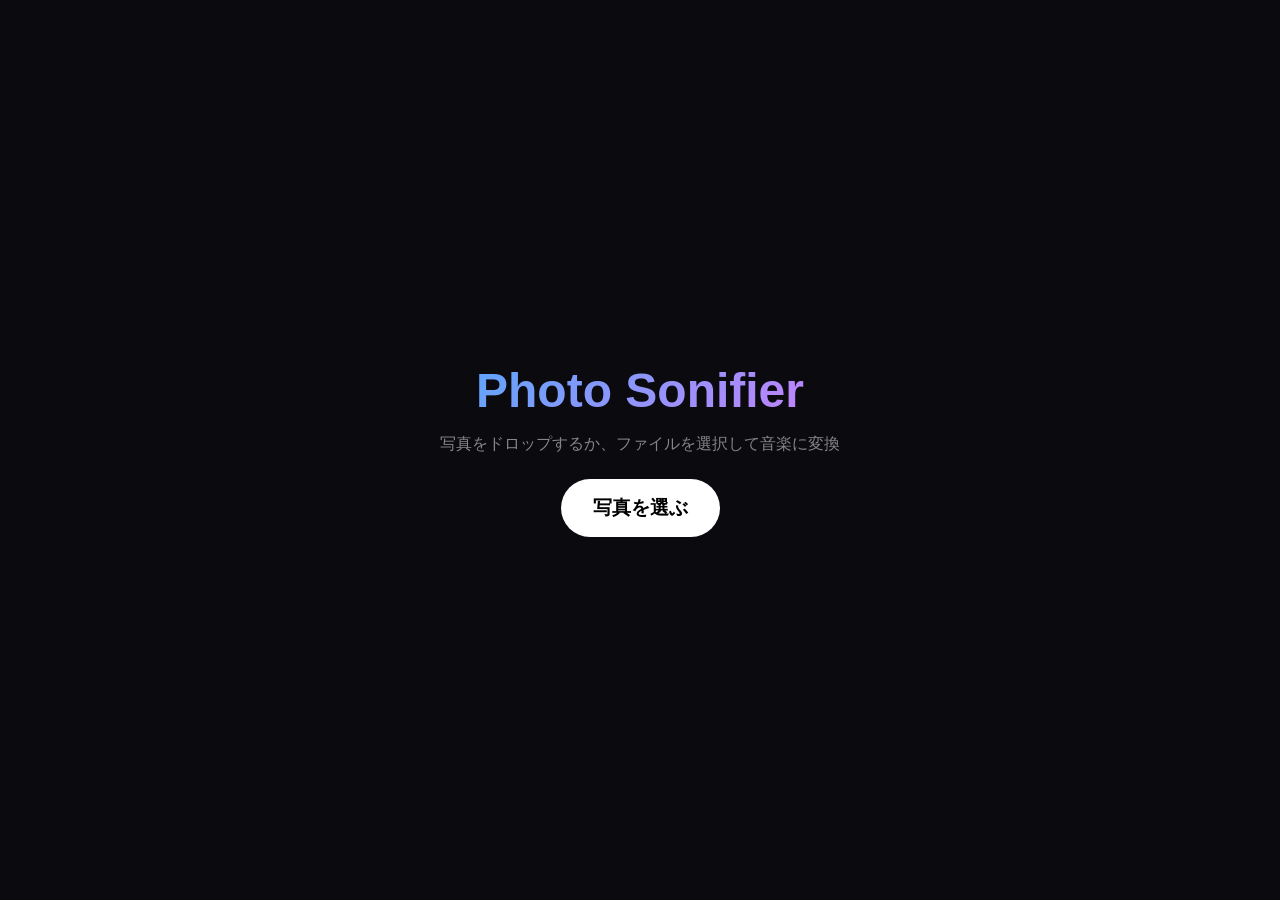
<file: apps/2026-03-28_photo-sonifier/index.html>
<!DOCTYPE html>
<html lang="ja">

<head>
    <meta charset="UTF-8">
    <meta name="viewport" content="width=device-width, initial-scale=1.0">
    <title>Photo Sonifier — Daily Ferment</title>
    <style>
        * {
            margin: 0;
            padding: 0;
            box-sizing: border-box;
        }

        body {
            background: #0a0a0f;
            overflow: hidden;
            font-family: -apple-system, BlinkMacSystemFont, 'Inter', sans-serif;
            color: #e8e6e3;
        }

        #dropZone {
            position: absolute;
            inset: 0;
            display: flex;
            flex-direction: column;
            align-items: center;
            justify-content: center;
            background: #0a0a0f;
            z-index: 50;
            transition: opacity 0.3s;
        }

        #dropZone.dragover {
            background: #1a1a24;
            border: 4px dashed #34d399;
        }

        .upload-btn {
            background: #fff;
            color: #000;
            border: none;
            padding: 16px 32px;
            font-size: 1.2rem;
            font-weight: 700;
            border-radius: 100px;
            cursor: pointer;
            margin-top: 24px;
            transition: transform 0.2s;
        }

        .upload-btn:hover {
            transform: scale(1.05);
        }

        input[type="file"] {
            display: none;
        }

        canvas {
            display: block;
            position: absolute;
            top: 50%;
            left: 50%;
            transform: translate(-50%, -50%);
            z-index: 1;
            box-shadow: 0 20px 50px rgba(0, 0, 0, 0.8);
        }

        .ui-layer {
            position: absolute;
            bottom: 24px;
            left: 50%;
            transform: translateX(-50%);
            z-index: 10;
            display: flex;
            gap: 16px;
            background: rgba(20, 20, 25, 0.7);
            backdrop-filter: blur(16px);
            border: 1px solid rgba(255, 255, 255, 0.1);
            padding: 16px 24px;
            border-radius: 24px;
            box-shadow: 0 10px 30px rgba(0, 0, 0, 0.5);
            align-items: center;
            opacity: 0;
            pointer-events: none;
            transition: opacity 0.5s;
        }

        .ui-layer.visible {
            opacity: 1;
            pointer-events: auto;
        }

        .control-group {
            display: flex;
            flex-direction: column;
            gap: 4px;
            min-width: 120px;
        }

        .control-group label {
            font-size: 0.65rem;
            color: rgba(255, 255, 255, 0.5);
            text-transform: uppercase;
            letter-spacing: 0.05em;
        }

        button,
        select {
            background: rgba(255, 255, 255, 0.05);
            border: 1px solid rgba(255, 255, 255, 0.1);
            color: rgba(255, 255, 255, 0.8);
            padding: 8px 16px;
            border-radius: 8px;
            font-size: 0.8rem;
            cursor: pointer;
            outline: none;
            transition: all 0.2s;
        }

        button:hover,
        select:hover {
            background: rgba(255, 255, 255, 0.1);
        }

        .play-btn {
            background: #fff;
            color: #000;
            font-weight: 700;
            border: none;
        }

        .play-btn:hover {
            background: #f0f0f0;
        }

        .play-btn.active {
            background: #34d399;
            color: #000;
        }

        input[type="range"] {
            -webkit-appearance: none;
            appearance: none;
            width: 100%;
            background: rgba(255, 255, 255, 0.1);
            height: 4px;
            border-radius: 2px;
            outline: none;
        }

        input[type="range"]::-webkit-slider-thumb {
            -webkit-appearance: none;
            width: 16px;
            height: 16px;
            border-radius: 50%;
            background: #fff;
            cursor: pointer;
        }

        .app-title {
            position: absolute;
            top: 24px;
            left: 24px;
            z-index: 10;
            opacity: 0;
            transition: opacity 0.5s;
        }

        .app-title h1 {
            font-size: 1.2rem;
            font-weight: 800;
            background: linear-gradient(135deg, #60a5fa, #c084fc);
            -webkit-background-clip: text;
            background-clip: text;
            -webkit-text-fill-color: transparent;
        }

        .app-title p {
            font-size: 0.7rem;
            color: rgba(255, 255, 255, 0.4);
            letter-spacing: 0.1em;
        }
    </style>
</head>

<body>

    <!-- Upload Screen -->
    <div id="dropZone">
        <h1
            style="font-size: 3rem; margin-bottom: 16px; background: linear-gradient(135deg, #60a5fa, #c084fc); -webkit-background-clip: text; background-clip: text; -webkit-text-fill-color: transparent;">
            Photo Sonifier</h1>
        <p style="color: rgba(255,255,255,0.5);">写真をドロップするか、ファイルを選択して音楽に変換</p>
        <button class="upload-btn" onclick="document.getElementById('fileInput').click()">写真を選ぶ</button>
        <input type="file" id="fileInput" accept="image/*">
    </div>

    <!-- Main UI -->
    <div class="app-title" id="appTitle">
        <h1>Photo Sonifier</h1>
        <p>IMAGE TO SOUND CONVERTER</p>
    </div>

    <canvas id="canvas"></canvas>

    <div class="ui-layer" id="uiLayer">
        <button id="playBtn" class="play-btn">PLAY</button>

        <div class="control-group">
            <label>Speed: <span id="speedVal">1.0</span>x</label>
            <input type="range" id="speedSlider" min="0.1" max="3" step="0.1" value="1.0">
        </div>

        <div class="control-group">
            <label>Resolution (Bins)</label>
            <select id="binSelect">
                <option value="16">16 Bins (Simple)</option>
                <option value="24" selected>24 Bins (Standard)</option>
                <option value="32">32 Bins (Dense)</option>
            </select>
        </div>

        <div class="control-group">
            <label>Scale</label>
            <select id="scaleSelect">
                <option value="minor_pentatonic">Minor Pentatonic</option>
                <option value="major_pentatonic">Major Pentatonic</option>
                <option value="aeolian">Aeolian (Minor)</option>
                <option value="ionian">Ionian (Major)</option>
            </select>
        </div>

        <button id="newPhotoBtn">New Photo</button>
    </div>

    <script>
        // --- State ---
        const state = {
            isPlaying: false,
            speed: 1.0,
            bins: 24,
            scaleName: 'minor_pentatonic',
            scannerX: 0,
            imageLoaded: false
        };

        // --- Musical Scales ---
        const SCALES = {
            minor_pentatonic: [0, 3, 5, 7, 10],     // C Minor Pentatonic
            major_pentatonic: [0, 2, 4, 7, 9],      // C Major Pentatonic
            aeolian: [0, 2, 3, 5, 7, 8, 10],        // Natural Minor
            ionian: [0, 2, 4, 5, 7, 9, 11]          // Major
        };

        // Generate frequencies spanning multiple octaves
        const baseFreq = 65.41; // C2
        const freqTable = {};
        for (const [name, intervals] of Object.entries(SCALES)) {
            freqTable[name] = [];
            for (let oct = 0; oct < 5; oct++) {
                for (let interval of intervals) {
                    const note = (oct * 12) + interval;
                    freqTable[name].push(baseFreq * Math.pow(2, note / 12));
                }
            }
        }

        // --- Audio Engine ---
        let audioCtx;
        let masterCompressor;
        let masterGain;
        let delayNode, feedbackGain;

        function initAudio() {
            if (audioCtx) return;
            const AudioContext = window.AudioContext || window.webkitAudioContext;
            audioCtx = new AudioContext();

            masterCompressor = audioCtx.createDynamicsCompressor();
            masterCompressor.threshold.value = -12;
            masterCompressor.knee.value = 10;
            masterCompressor.ratio.value = 8;
            masterCompressor.attack.value = 0.005;
            masterCompressor.release.value = 0.1;

            masterGain = audioCtx.createGain();
            masterGain.gain.value = 0.6; // Base volume reduction

            // Ambience (Delay)
            delayNode = audioCtx.createDelay();
            delayNode.delayTime.value = 0.3;
            feedbackGain = audioCtx.createGain();
            feedbackGain.gain.value = 0.5;

            // Routing
            masterCompressor.connect(masterGain);
            masterGain.connect(audioCtx.destination);

            masterGain.connect(delayNode);
            delayNode.connect(feedbackGain);
            feedbackGain.connect(delayNode);
            delayNode.connect(audioCtx.destination);
        }

        function playNote(freq, velocity, hue) {
            if (!audioCtx || audioCtx.state === 'suspended') return;
            const t = audioCtx.currentTime;

            const osc = audioCtx.createOscillator();
            const gain = audioCtx.createGain();

            // Hue determines pan (-1 to 1) roughly
            const panVal = ((hue / 360) * 2) - 1;
            const panner = new StereoPannerNode(audioCtx, { pan: panVal });

            // Oscillator type based on frequency to keep it musical
            osc.type = freq < 150 ? 'triangle' : 'sine';

            // Add subtle harmonics
            if (freq > 200 && Math.random() > 0.5) osc.type = 'triangle';

            gain.gain.setValueAtTime(0, t);
            // Velocity scales attack and max gain
            const maxGain = (velocity * velocity) * 0.15 + 0.05; // Curve for better dynamics
            gain.gain.linearRampToValueAtTime(maxGain, t + 0.02 + (velocity * 0.05));
            gain.gain.exponentialRampToValueAtTime(0.001, t + 0.3 + (Math.random() * 0.5));

            osc.connect(gain);
            gain.connect(panner);
            panner.connect(masterCompressor);

            osc.frequency.setValueAtTime(freq, t);
            osc.start(t);
            // Add slight detune drift
            osc.frequency.linearRampToValueAtTime(freq + (Math.random() * 4 - 2), t + 1);
            osc.stop(t + 1.5);
        }

        // --- Image Processing & Canvas ---
        const canvas = document.getElementById('canvas');
        const ctx = canvas.getContext('2d', { alpha: false, willReadFrequently: true });

        let imgObj = null;
        let imgData = null; // offscreen image data array
        let imgW = 0, imgH = 0;
        let dpr = 1;
        let renderW, renderH; // Display size

        function loadFile(file) {
            if (!file || !file.type.startsWith('image/')) return;
            const reader = new FileReader();
            reader.onload = e => {
                const img = new Image();
                img.onload = () => processImage(img);
                img.src = e.target.result;
            };
            reader.readAsDataURL(file);
        }

        function processImage(img) {
            imgObj = img;

            // Calculate display dimensions to fit screen while maintaining aspect ratio
            const maxW = window.innerWidth * 0.8;
            const maxH = window.innerHeight * 0.7;
            const scale = Math.min(maxW / img.width, maxH / img.height);

            renderW = img.width * scale;
            renderH = img.height * scale;

            dpr = window.devicePixelRatio || 1;
            canvas.width = renderW * dpr;
            canvas.height = renderH * dpr;
            canvas.style.width = renderW + 'px';
            canvas.style.height = renderH + 'px';
            ctx.scale(dpr, dpr);

            // Draw original image to an offscreen canvas for fast pixel reading
            // We scale it down horizontally so scanning doesn't take 4000 steps for large images.
            // We scan 1 'column' per logic frame. Let's fix analysis width to max 800px.
            imgW = Math.min(img.width, 800);
            imgH = Math.floor(img.height * (imgW / img.width));

            const offscreen = document.createElement('canvas');
            offscreen.width = imgW;
            offscreen.height = imgH;
            const oCtx = offscreen.getContext('2d', { willReadFrequently: true });
            oCtx.drawImage(img, 0, 0, imgW, imgH);
            imgData = oCtx.getImageData(0, 0, imgW, imgH).data;

            // Setup UI
            document.getElementById('dropZone').style.opacity = '0';
            setTimeout(() => document.getElementById('dropZone').style.display = 'none', 300);
            document.getElementById('uiLayer').classList.add('visible');
            document.getElementById('appTitle').style.opacity = '1';

            state.imageLoaded = true;
            state.scannerX = 0;
            initAudio();

            // Initial render pass
            renderFrame(0, []);
        }

        // Helper: RGB to HSL (for hue extraction)
        function rgbToHsl(r, g, b) {
            r /= 255; g /= 255; b /= 255;
            const max = Math.max(r, g, b), min = Math.min(r, g, b);
            let h, s, l = (max + min) / 2;
            if (max === min) {
                h = s = 0; // achromatic
            } else {
                const d = max - min;
                s = l > 0.5 ? d / (2 - max - min) : d / (max + min);
                switch (max) {
                    case r: h = (g - b) / d + (g < b ? 6 : 0); break;
                    case g: h = (b - r) / d + 2; break;
                    case b: h = (r - g) / d + 4; break;
                }
                h /= 6;
            }
            return [h * 360, s, l];
        }

        // --- Animation & Sonification Loop ---
        let lastTime = performance.now();
        let scanAccumulator = 0; // For subpixel/framerate-independent scanning
        const lastTriggerX = new Array(64).fill(-999); // Prevent continuous firing

        function animate(time) {
            requestAnimationFrame(animate);
            if (!state.imageLoaded) return;

            const dt = (time - lastTime) / 1000;
            lastTime = time;

            let triggeredBins = []; // Info about what triggered this frame for rendering

            if (state.isPlaying) {
                // Base speed: 100 pixels per second * user speed multiplier
                const scanSpeed = 100 * state.speed;
                scanAccumulator += scanSpeed * dt;

                // While accumulator has accumulated at least 1 pixel of progress
                while (scanAccumulator >= 1) {
                    const x = Math.floor(state.scannerX);

                    if (x < imgW) {
                        // Sonify this column `x`
                        const newlyTriggered = sonifyColumn(x);
                        triggeredBins.push(...newlyTriggered);
                    }

                    state.scannerX += 1;
                    scanAccumulator -= 1;

                    if (state.scannerX >= imgW) {
                        state.scannerX = 0; // Loop back
                    }
                }
            }

            // Render graphics
            renderFrame(state.scannerX / imgW, triggeredBins);
        }

        function sonifyColumn(x) {
            const activeBins = [];
            const binHeight = imgH / state.bins;
            const freqs = freqTable[state.scaleName];

            // Make sure we have enough frequencies. Map bottom to low, top to high.
            for (let b = 0; b < state.bins; b++) {
                const startY = Math.floor(b * binHeight);
                const endY = Math.floor((b + 1) * binHeight);

                let sumIntensity = 0;
                let sumR = 0, sumG = 0, sumB = 0;
                let count = 0;

                // Sample pixels in this bin's bounding box
                for (let y = startY; y < endY; y++) {
                    const idx = (y * imgW + x) * 4;
                    const r = imgData[idx];
                    const g = imgData[idx + 1];
                    const bl = imgData[idx + 2];

                    // Perceived luminance
                    const luma = 0.299 * r + 0.587 * g + 0.114 * bl;

                    // Noise gate: only count significantly bright pixels
                    if (luma > 40) {
                        sumIntensity += luma;
                        sumR += r; sumG += g; sumB += bl;
                        count++;
                    }
                }

                if (count > 0) {
                    const avgIntensity = sumIntensity / count;
                    // Threshold trigger (if average intensity > X)
                    if (avgIntensity > 70) {
                        // Limitation: only trigger if we moved at least 8 pixels since last trigger for this bin
                        if (Math.abs(x - lastTriggerX[b]) >= 8) {
                            lastTriggerX[b] = x; // Update memory

                            const intensityRatio = Math.min(1, avgIntensity / 255);
                            const pitchIndex = Math.min(freqs.length - 1, Math.floor((1 - (b / state.bins)) * freqs.length));
                            const freq = freqs[pitchIndex];

                            const avgR = sumR / count; const avgG = sumG / count; const avgB = sumB / count;
                            const [h, s, l] = rgbToHsl(avgR, avgG, avgB);

                            // Play!
                            playNote(freq, intensityRatio * 0.8, h);
                            activeBins.push({ index: b, color: `rgb(${avgR},${avgG},${avgB})`, intensity: intensityRatio });
                        }
                    } else {
                        // Reset if it gets dark -> Allows next bright spot to trigger immediately (Edge Detection)
                        lastTriggerX[b] = -999;
                    }
                } else {
                    lastTriggerX[b] = -999;
                }
            }
            return activeBins;
        }

        function renderFrame(progress, triggeredBins) {
            // 1. Draw base image
            ctx.drawImage(imgObj, 0, 0, renderW, renderH);

            // 2. Add dark overlay for contrast
            ctx.fillStyle = 'rgba(10, 10, 15, 0.4)';
            ctx.fillRect(0, 0, renderW, renderH);

            // 3. Draw triggered visualizers
            const binH = renderH / state.bins;
            const drawX = progress * renderW;

            triggeredBins.forEach(tb => {
                const y = tb.index * binH;

                ctx.fillStyle = tb.color;
                ctx.shadowColor = tb.color;
                ctx.shadowBlur = 20;

                // Draw expanding flash
                ctx.beginPath();
                ctx.rect(drawX - 5, y, 10 + (tb.intensity * 20), binH);
                ctx.fill();
                ctx.shadowBlur = 0;
            });

            // 4. Draw scanner line
            ctx.beginPath();
            ctx.moveTo(drawX, 0);
            ctx.lineTo(drawX, renderH);
            ctx.strokeStyle = '#fff';
            ctx.lineWidth = 2;
            ctx.shadowColor = '#fff';
            ctx.shadowBlur = 10;
            ctx.stroke();
            ctx.shadowBlur = 0;

            // 5. Draw horizontal grid lines subtly
            ctx.strokeStyle = 'rgba(255, 255, 255, 0.05)';
            ctx.lineWidth = 1;
            ctx.beginPath();
            for (let i = 1; i < state.bins; i++) {
                const lineY = i * binH;
                ctx.moveTo(0, lineY);
                ctx.lineTo(renderW, lineY);
            }
            ctx.stroke();
        }

        // --- Inputs Handling ---
        const dropZone = document.getElementById('dropZone');

        dropZone.addEventListener('dragover', e => {
            e.preventDefault();
            dropZone.classList.add('dragover');
        });
        dropZone.addEventListener('dragleave', () => dropZone.classList.remove('dragover'));
        dropZone.addEventListener('drop', e => {
            e.preventDefault();
            dropZone.classList.remove('dragover');
            if (e.dataTransfer.files.length) loadFile(e.dataTransfer.files[0]);
        });

        document.getElementById('fileInput').addEventListener('change', e => {
            if (e.target.files.length) loadFile(e.target.files[0]);
        });

        document.getElementById('playBtn').addEventListener('click', (e) => {
            if (audioCtx && audioCtx.state === 'suspended') audioCtx.resume();
            state.isPlaying = !state.isPlaying;
            e.target.textContent = state.isPlaying ? 'PAUSE' : 'PLAY';
            e.target.classList.toggle('active', state.isPlaying);
        });

        document.getElementById('speedSlider').addEventListener('input', (e) => {
            state.speed = parseFloat(e.target.value);
            document.getElementById('speedVal').textContent = state.speed.toFixed(1);
        });

        document.getElementById('binSelect').addEventListener('change', (e) => {
            state.bins = parseInt(e.target.value);
        });

        document.getElementById('scaleSelect').addEventListener('change', (e) => {
            state.scaleName = e.target.value;
        });

        document.getElementById('newPhotoBtn').addEventListener('click', () => {
            state.imageLoaded = false;
            state.isPlaying = false;
            document.getElementById('playBtn').textContent = 'PLAY';
            document.getElementById('playBtn').classList.remove('active');
            document.getElementById('uiLayer').classList.remove('visible');
            document.getElementById('appTitle').style.opacity = '0';

            const dz = document.getElementById('dropZone');
            dz.style.display = 'flex';
            setTimeout(() => dz.style.opacity = '1', 10);
            ctx.clearRect(0, 0, canvas.width, canvas.height);
            document.getElementById('fileInput').value = ''; // Reset
        });

        // Start background animation loop
        requestAnimationFrame(animate);

    </script>
</body>

</html>
</file>
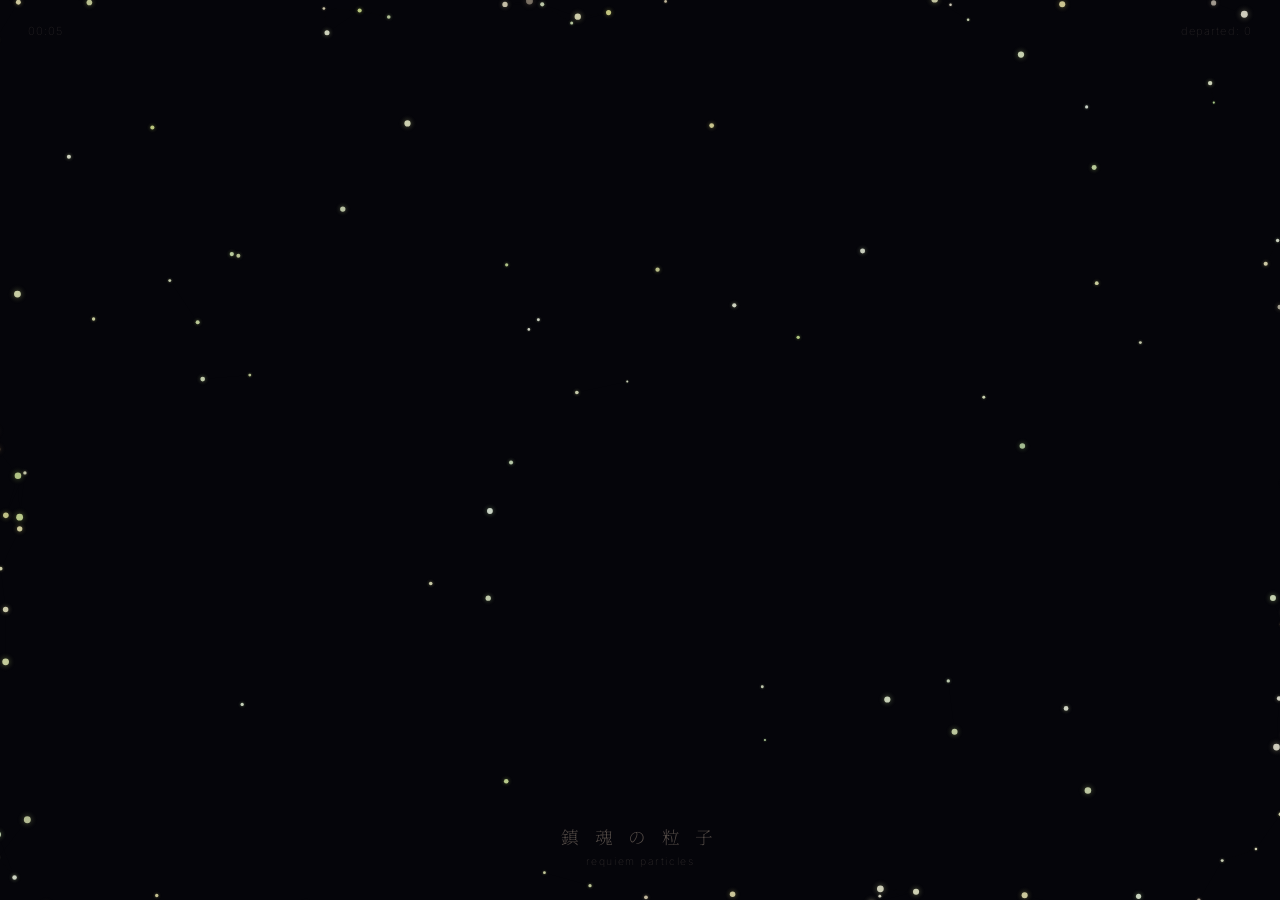
<file: apps/2026-03-28_requiem-particles/index.html>
<!DOCTYPE html>
<html lang="ja">

<head>
    <meta charset="UTF-8">
    <meta name="viewport" content="width=device-width, initial-scale=1.0">
    <title>Requiem Particles — 鎮魂の粒子</title>
    <meta name="description" content="消えゆく光の粒子が記憶の痕跡を残すジェネラティブ・ビジュアル体験。触れたものはやがて消え、その軌跡だけが堆積していく。">
    <style>
        @import url('https://fonts.googleapis.com/css2?family=Noto+Serif+JP:wght@200;300&family=Inter:wght@200;300&display=swap');

        * {
            margin: 0;
            padding: 0;
            box-sizing: border-box;
        }

        body {
            background: #05050a;
            overflow: hidden;
            cursor: none;
            font-family: 'Inter', 'Noto Serif JP', serif;
        }

        canvas {
            display: block;
            position: fixed;
            top: 0;
            left: 0;
        }

        #memory-canvas {
            z-index: 1;
        }

        #particle-canvas {
            z-index: 2;
        }

        #cursor-glow {
            position: fixed;
            width: 120px;
            height: 120px;
            border-radius: 50%;
            pointer-events: none;
            z-index: 3;
            transform: translate(-50%, -50%);
            background: radial-gradient(circle, rgba(255, 200, 150, 0.08) 0%, transparent 70%);
            transition: opacity 0.3s;
            opacity: 0;
        }

        #ui-overlay {
            position: fixed;
            z-index: 10;
            bottom: 32px;
            left: 50%;
            transform: translateX(-50%);
            text-align: center;
            pointer-events: none;
            opacity: 0;
            transition: opacity 1.5s ease;
        }

        #ui-overlay.visible {
            opacity: 1;
        }

        .title {
            font-family: 'Noto Serif JP', serif;
            font-weight: 200;
            font-size: clamp(0.85rem, 2vw, 1.1rem);
            color: rgba(200, 180, 160, 0.4);
            letter-spacing: 0.3em;
            margin-bottom: 6px;
        }

        .subtitle {
            font-weight: 200;
            font-size: 0.65rem;
            color: rgba(200, 180, 160, 0.2);
            letter-spacing: 0.15em;
        }

        #counter {
            position: fixed;
            top: 24px;
            right: 28px;
            z-index: 10;
            font-family: 'Inter', monospace;
            font-weight: 200;
            font-size: 0.7rem;
            color: rgba(200, 180, 160, 0.15);
            letter-spacing: 0.1em;
            pointer-events: none;
        }

        #elapsed {
            position: fixed;
            top: 24px;
            left: 28px;
            z-index: 10;
            font-family: 'Inter', monospace;
            font-weight: 200;
            font-size: 0.7rem;
            color: rgba(200, 180, 160, 0.15);
            letter-spacing: 0.1em;
            pointer-events: none;
        }
    </style>
</head>

<body>
    <canvas id="memory-canvas"></canvas>
    <canvas id="particle-canvas"></canvas>
    <div id="cursor-glow"></div>
    <div id="ui-overlay">
        <div class="title">鎮 魂 の 粒 子</div>
        <div class="subtitle">requiem particles</div>
    </div>
    <div id="counter">departed: <span id="departed-count">0</span></div>
    <div id="elapsed"></div>

    <script>
        // === Configuration ===
        const CONFIG = {
            MAX_PARTICLES: 200,
            SPAWN_RATE: 0.4,
            BASE_LIFETIME: 600,    // frames (~10 seconds)
            LIFETIME_VAR: 400,
            DRIFT_SPEED: 0.15,
            MEMORY_FADE: 0.003,
            TOUCH_RADIUS: 80,
            TOUCH_BOOST: 1.8,
            MEMORY_OPACITY: 0.12,
        };

        // === State ===
        const particles = [];
        let mouseX = -200, mouseY = -200;
        let mouseActive = false;
        let departedCount = 0;
        let startTime = Date.now();
        let globalHue = 30; // warm -> cool over time
        const dpr = window.devicePixelRatio || 1;

        // === Canvas Setup ===
        const memCanvas = document.getElementById('memory-canvas');
        const memCtx = memCanvas.getContext('2d');
        const partCanvas = document.getElementById('particle-canvas');
        const partCtx = partCanvas.getContext('2d');
        const cursorGlow = document.getElementById('cursor-glow');
        const departedEl = document.getElementById('departed-count');
        const elapsedEl = document.getElementById('elapsed');

        function resize() {
            const w = window.innerWidth;
            const h = window.innerHeight;
            [memCanvas, partCanvas].forEach(c => {
                c.width = w * dpr;
                c.height = h * dpr;
                c.style.width = w + 'px';
                c.style.height = h + 'px';
            });
            memCtx.setTransform(dpr, 0, 0, dpr, 0, 0);
            partCtx.setTransform(dpr, 0, 0, dpr, 0, 0);
        }
        resize();
        window.addEventListener('resize', resize);

        // Reveal title after a moment
        setTimeout(() => {
            document.getElementById('ui-overlay').classList.add('visible');
        }, 2000);

        // === Mouse ===
        document.addEventListener('mousemove', e => {
            mouseX = e.clientX;
            mouseY = e.clientY;
            mouseActive = true;
            cursorGlow.style.left = mouseX + 'px';
            cursorGlow.style.top = mouseY + 'px';
            cursorGlow.style.opacity = '1';
        });
        document.addEventListener('mouseleave', () => {
            mouseActive = false;
            cursorGlow.style.opacity = '0';
        });

        // === Touch ===
        document.addEventListener('touchmove', e => {
            e.preventDefault();
            const t = e.touches[0];
            mouseX = t.clientX;
            mouseY = t.clientY;
            mouseActive = true;
        }, { passive: false });
        document.addEventListener('touchend', () => {
            mouseActive = false;
        });

        // === Particle Class ===
        class Particle {
            constructor() {
                this.reset();
            }

            reset() {
                const w = window.innerWidth;
                const h = window.innerHeight;

                // Spawn from edges or random
                const edge = Math.random();
                if (edge < 0.25) {
                    this.x = Math.random() * w;
                    this.y = -10;
                } else if (edge < 0.5) {
                    this.x = Math.random() * w;
                    this.y = h + 10;
                } else if (edge < 0.75) {
                    this.x = -10;
                    this.y = Math.random() * h;
                } else {
                    this.x = w + 10;
                    this.y = Math.random() * h;
                }

                // Drift toward center-ish
                const cx = w * (0.3 + Math.random() * 0.4);
                const cy = h * (0.3 + Math.random() * 0.4);
                const angle = Math.atan2(cy - this.y, cx - this.x) + (Math.random() - 0.5) * 1.2;
                const speed = CONFIG.DRIFT_SPEED * (0.5 + Math.random());

                this.vx = Math.cos(angle) * speed;
                this.vy = Math.sin(angle) * speed;

                this.lifetime = CONFIG.BASE_LIFETIME + Math.random() * CONFIG.LIFETIME_VAR;
                this.age = 0;
                this.maxAge = this.lifetime;

                // Color: warm at birth, cool with global progression
                const hue = globalHue + (Math.random() - 0.5) * 20;
                this.baseHue = hue;
                this.saturation = 40 + Math.random() * 30;
                this.lightness = 60 + Math.random() * 20;

                this.size = 1 + Math.random() * 2.5;
                this.touched = false;
                this.touchGlow = 0;

                // Memory trail
                this.trail = [];
                this.alive = true;
            }

            update() {
                this.age++;

                // Drift with subtle noise
                const noiseX = Math.sin(this.age * 0.01 + this.x * 0.005) * 0.03;
                const noiseY = Math.cos(this.age * 0.013 + this.y * 0.005) * 0.03;

                this.x += this.vx + noiseX;
                this.y += this.vy + noiseY;

                // Mouse interaction
                if (mouseActive) {
                    const dx = mouseX - this.x;
                    const dy = mouseY - this.y;
                    const dist = Math.sqrt(dx * dx + dy * dy);

                    if (dist < CONFIG.TOUCH_RADIUS) {
                        if (!this.touched) {
                            this.touched = true;
                            this.touchGlow = 1;
                            // Touching briefly revives — extends life by a tiny bit
                            this.lifetime += 30;
                        }
                        // Gentle attraction
                        this.vx += dx / dist * 0.01;
                        this.vy += dy / dist * 0.01;
                    }
                }

                if (this.touchGlow > 0) {
                    this.touchGlow *= 0.98;
                }

                // Record trail for memory
                if (this.age % 4 === 0) {
                    this.trail.push({ x: this.x, y: this.y, hue: this.currentHue(), alpha: this.currentAlpha() });
                }

                // Death
                if (this.age >= this.lifetime) {
                    this.alive = false;
                    departedCount++;
                    departedEl.textContent = departedCount;
                    this.depositMemory();
                }
            }

            currentAlpha() {
                const lifeRatio = this.age / this.lifetime;
                // Fade in, hold, fade out
                if (lifeRatio < 0.1) return lifeRatio / 0.1;
                if (lifeRatio > 0.7) return 1 - (lifeRatio - 0.7) / 0.3;
                return 1;
            }

            currentHue() {
                // Shift from warm to cool as particle ages
                return this.baseHue + (this.age / this.lifetime) * 180;
            }

            depositMemory() {
                // When a particle dies, leave its trail as a permanent memory on the memory canvas
                if (this.trail.length < 2) return;

                memCtx.save();
                memCtx.lineCap = 'round';
                memCtx.lineJoin = 'round';

                for (let i = 1; i < this.trail.length; i++) {
                    const p0 = this.trail[i - 1];
                    const p1 = this.trail[i];
                    const alpha = CONFIG.MEMORY_OPACITY * p1.alpha * 0.5;

                    memCtx.beginPath();
                    memCtx.moveTo(p0.x, p0.y);
                    memCtx.lineTo(p1.x, p1.y);
                    memCtx.strokeStyle = `hsla(${p1.hue}, 30%, 50%, ${alpha})`;
                    memCtx.lineWidth = this.size * 0.8;
                    memCtx.stroke();
                }

                // Leave a small glow at the death point
                const last = this.trail[this.trail.length - 1];
                const grd = memCtx.createRadialGradient(last.x, last.y, 0, last.x, last.y, this.size * 4);
                grd.addColorStop(0, `hsla(${last.hue}, 25%, 45%, ${CONFIG.MEMORY_OPACITY * 0.6})`);
                grd.addColorStop(1, 'transparent');
                memCtx.fillStyle = grd;
                memCtx.beginPath();
                memCtx.arc(last.x, last.y, this.size * 4, 0, Math.PI * 2);
                memCtx.fill();

                memCtx.restore();
            }

            draw(ctx) {
                const alpha = this.currentAlpha();
                const hue = this.currentHue();
                const glow = this.touchGlow;
                const size = this.size * (1 + glow * CONFIG.TOUCH_BOOST);
                const lightness = this.lightness + glow * 20;

                // Outer glow
                const outerSize = size * 3;
                const grd = ctx.createRadialGradient(this.x, this.y, 0, this.x, this.y, outerSize);
                grd.addColorStop(0, `hsla(${hue}, ${this.saturation}%, ${lightness}%, ${alpha * 0.3 * (1 + glow)})`);
                grd.addColorStop(0.5, `hsla(${hue}, ${this.saturation}%, ${lightness}%, ${alpha * 0.08})`);
                grd.addColorStop(1, 'transparent');
                ctx.fillStyle = grd;
                ctx.beginPath();
                ctx.arc(this.x, this.y, outerSize, 0, Math.PI * 2);
                ctx.fill();

                // Core
                ctx.fillStyle = `hsla(${hue}, ${this.saturation}%, ${lightness + 15}%, ${alpha * 0.8 * (1 + glow * 0.5)})`;
                ctx.beginPath();
                ctx.arc(this.x, this.y, size, 0, Math.PI * 2);
                ctx.fill();
            }
        }

        // === Spawn initial particles ===
        for (let i = 0; i < 50; i++) {
            const p = new Particle();
            p.x = Math.random() * window.innerWidth;
            p.y = Math.random() * window.innerHeight;
            particles.push(p);
        }

        // === Animation Loop ===
        function animate() {
            requestAnimationFrame(animate);

            const w = window.innerWidth;
            const h = window.innerHeight;

            // Shift global hue over time (warm → cool, 30 → 210 over ~30 minutes)
            const elapsed = (Date.now() - startTime) / 1000;
            globalHue = 30 + Math.min(elapsed / 1800, 1) * 180;

            // Update elapsed display
            const mins = Math.floor(elapsed / 60);
            const secs = Math.floor(elapsed % 60);
            elapsedEl.textContent = `${String(mins).padStart(2, '0')}:${String(secs).padStart(2, '0')}`;

            // Slowly fade memory layer (very slowly, to accumulate)
            memCtx.save();
            memCtx.globalCompositeOperation = 'destination-out';
            memCtx.fillStyle = `rgba(0, 0, 0, ${CONFIG.MEMORY_FADE})`;
            memCtx.fillRect(0, 0, w, h);
            memCtx.restore();

            // Clear particle layer
            partCtx.clearRect(0, 0, w, h);

            // Spawn new particles
            if (particles.length < CONFIG.MAX_PARTICLES && Math.random() < CONFIG.SPAWN_RATE) {
                particles.push(new Particle());
            }

            // Update and draw
            for (let i = particles.length - 1; i >= 0; i--) {
                const p = particles[i];
                p.update();

                if (!p.alive) {
                    particles.splice(i, 1);
                    continue;
                }

                // Cull off-screen particles
                if (p.x < -50 || p.x > w + 50 || p.y < -50 || p.y > h + 50) {
                    p.depositMemory();
                    particles.splice(i, 1);
                    departedCount++;
                    departedEl.textContent = departedCount;
                    continue;
                }

                p.draw(partCtx);
            }

            // Draw faint connections between nearby particles
            partCtx.save();
            for (let i = 0; i < particles.length; i++) {
                for (let j = i + 1; j < particles.length; j++) {
                    const a = particles[i];
                    const b = particles[j];
                    const dx = a.x - b.x;
                    const dy = a.y - b.y;
                    const dist = Math.sqrt(dx * dx + dy * dy);

                    if (dist < 80) {
                        const alpha = (1 - dist / 80) * 0.04 * a.currentAlpha() * b.currentAlpha();
                        partCtx.beginPath();
                        partCtx.moveTo(a.x, a.y);
                        partCtx.lineTo(b.x, b.y);
                        partCtx.strokeStyle = `hsla(${(a.currentHue() + b.currentHue()) / 2}, 20%, 50%, ${alpha})`;
                        partCtx.lineWidth = 0.5;
                        partCtx.stroke();
                    }
                }
            }
            partCtx.restore();
        }

        animate();
    </script>
</body>

</html>
</file>
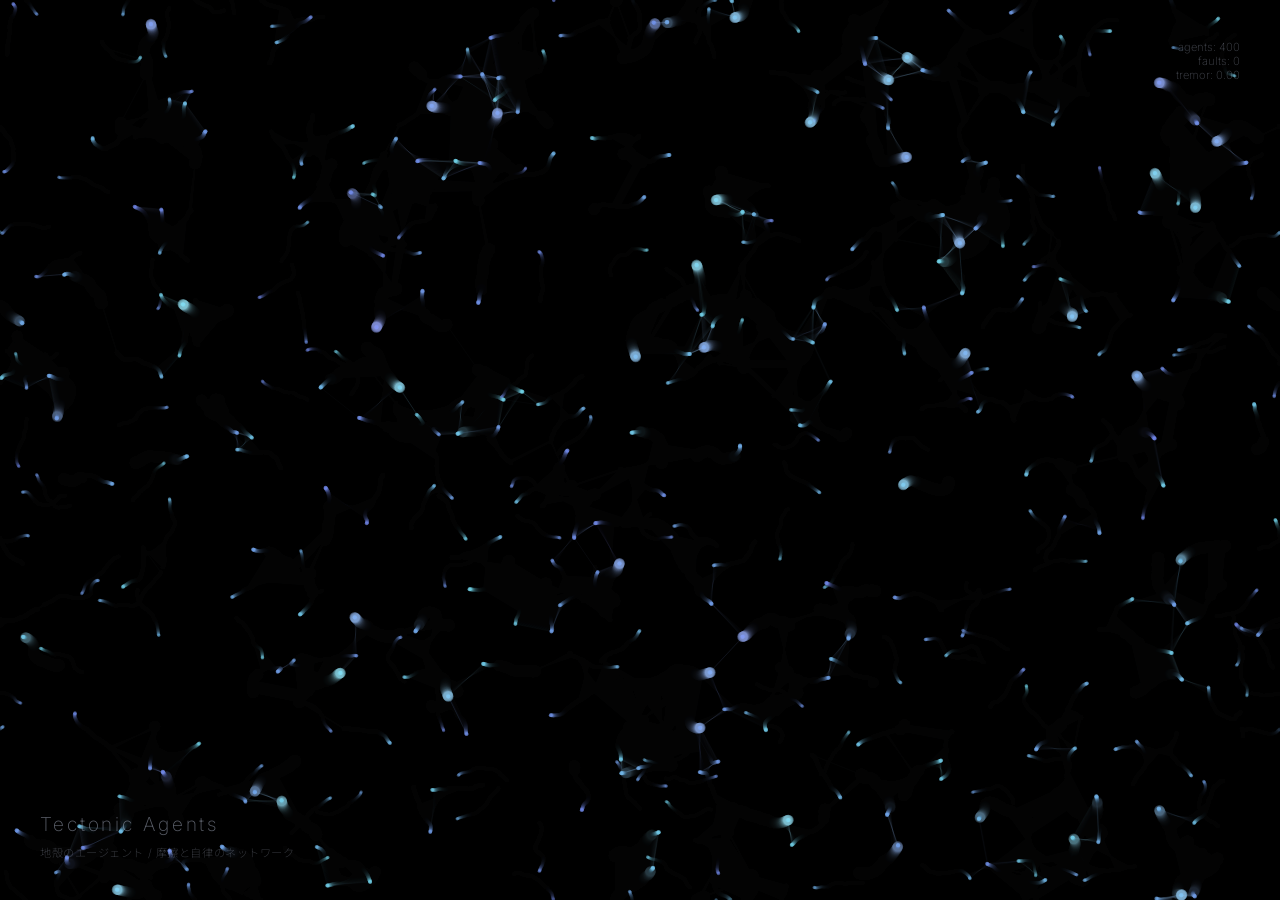
<file: apps/2026-03-28_tectonic-agents/index.html>
<!DOCTYPE html>
<html lang="ja">

<head>
    <meta charset="UTF-8" />
    <meta name="viewport" content="width=device-width, initial-scale=1.0" />
    <title>Tectonic Agents — 地殻のエージェント</title>
    <meta name="description" content="見えない断層の上を蠢く自律的なエージェントたち。揺れと摩擦の中から生まれる一過性のネットワークを観察するジェネラティブ体験。">
    <style>
        @import url('https://fonts.googleapis.com/css2?family=Inter:wght@200;400&family=Noto+Sans+JP:wght@200;400&display=swap');

        * {
            margin: 0;
            padding: 0;
            box-sizing: border-box;
        }

        body {
            background: #030406;
            overflow: hidden;
            font-family: 'Inter', 'Noto Sans JP', sans-serif;
            cursor: crosshair;
        }

        canvas {
            display: block;
            position: absolute;
            top: 0;
            left: 0;
        }

        #bg-canvas {
            z-index: 1;
        }

        #main-canvas {
            z-index: 2;
        }

        #ui-overlay {
            position: absolute;
            bottom: 40px;
            left: 40px;
            z-index: 10;
            pointer-events: none;
            color: rgba(220, 230, 255, 0.4);
        }

        .title {
            font-size: 1.2rem;
            font-weight: 200;
            letter-spacing: 0.15em;
            margin-bottom: 8px;
        }

        .subtitle {
            font-size: 0.7rem;
            font-weight: 200;
            letter-spacing: 0.05em;
            opacity: 0.7;
        }

        #stats {
            position: absolute;
            top: 40px;
            right: 40px;
            z-index: 10;
            text-align: right;
            font-size: 0.7rem;
            font-weight: 200;
            color: rgba(220, 230, 255, 0.3);
            font-family: 'Inter', monospace;
            pointer-events: none;
        }
    </style>
</head>

<body>
    <canvas id="bg-canvas"></canvas>
    <canvas id="main-canvas"></canvas>

    <div id="ui-overlay">
        <div class="title">Tectonic Agents</div>
        <div class="subtitle">地殻のエージェント / 摩擦と自律のネットワーク</div>
    </div>

    <div id="stats">
        <div>agents: <span id="agent-count">0</span></div>
        <div>faults: <span id="fault-count">0</span></div>
        <div>tremor: <span id="tremor-level">0.00</span></div>
    </div>

    <script>
        const CONFIG = {
            AGENT_COUNT: 400,
            FAULT_LIFETIME: 2000,
            MAX_LINK_DIST: 60,
            REPULSION_RADIUS: 15,
            BASE_SPEED: 0.6,
            TREMOR_DECAY: 0.98,
        };

        const canvas = document.getElementById('main-canvas');
        const ctx = canvas.getContext('2d');
        const bgCanvas = document.getElementById('bg-canvas');
        const bgCtx = bgCanvas.getContext('2d');

        let w, h;
        let agents = [];
        let faults = [];
        let globalTremor = 0; // 地殻の揺れレベル
        let hueOffset = 210; // 青ベース

        // UI Elements
        const agentCountEl = document.getElementById('agent-count');
        const faultCountEl = document.getElementById('fault-count');
        const tremorLevelEl = document.getElementById('tremor-level');

        // === Resize ===
        function resize() {
            w = canvas.width = bgCanvas.width = window.innerWidth;
            h = canvas.height = bgCanvas.height = window.innerHeight;
            drawBackground();
        }
        window.addEventListener('resize', resize);

        // === Background (Tectonic Plates metaphor) ===
        function drawBackground() {
            bgCtx.fillStyle = '#030406';
            bgCtx.fillRect(0, 0, w, h);

            // Draw grid
            bgCtx.strokeStyle = 'rgba(255, 255, 255, 0.02)';
            bgCtx.lineWidth = 1;
            for (let x = 0; x < w; x += 100) {
                bgCtx.beginPath(); bgCtx.moveTo(x, 0); bgCtx.lineTo(x, h); bgCtx.stroke();
            }
            for (let y = 0; y < h; y += 100) {
                bgCtx.beginPath(); bgCtx.moveTo(0, y); bgCtx.lineTo(w, y); bgCtx.stroke();
            }
        }

        // === Faults (Mouse Interaction) ===
        let isDrawing = false;
        let lastX = 0, lastY = 0;

        window.addEventListener('mousedown', e => {
            isDrawing = true;
            lastX = e.clientX;
            lastY = e.clientY;
            globalTremor += 3; // 画面を揺らす
        });

        window.addEventListener('mousemove', e => {
            if (isDrawing) {
                const dist = Math.hypot(e.clientX - lastX, e.clientY - lastY);
                if (dist > 20) {
                    faults.push({
                        p1: { x: lastX, y: lastY },
                        p2: { x: e.clientX, y: e.clientY },
                        age: 0,
                        intensity: Math.min(dist * 0.1, 5)
                    });
                    lastX = e.clientX;
                    lastY = e.clientY;
                    globalTremor += 0.5;
                }
            }
        });

        window.addEventListener('mouseup', () => isDrawing = false);
        window.addEventListener('mouseleave', () => isDrawing = false);

        // Touch support
        window.addEventListener('touchstart', e => {
            isDrawing = true;
            lastX = e.touches[0].clientX;
            lastY = e.touches[0].clientY;
            globalTremor += 3;
        }, { passive: false });
        window.addEventListener('touchmove', e => {
            e.preventDefault();
            if (isDrawing) {
                const x = e.touches[0].clientX;
                const y = e.touches[0].clientY;
                const dist = Math.hypot(x - lastX, y - lastY);
                if (dist > 20) {
                    faults.push({
                        p1: { x: lastX, y: lastY },
                        p2: { x: x, y: y },
                        age: 0,
                        intensity: Math.min(dist * 0.1, 5)
                    });
                    lastX = x;
                    lastY = y;
                    globalTremor += 0.5;
                }
            }
        }, { passive: false });
        window.addEventListener('touchend', () => isDrawing = false);


        // === Agent Class ===
        class Agent {
            constructor() {
                this.x = Math.random() * window.innerWidth;
                this.y = Math.random() * window.innerHeight;
                this.vx = (Math.random() - 0.5) * CONFIG.BASE_SPEED;
                this.vy = (Math.random() - 0.5) * CONFIG.BASE_SPEED;
                this.hue = hueOffset + (Math.random() - 0.5) * 40;
                this.energy = Math.random();
            }

            update() {
                // 基本の自律移動 (ノイズウォーク)
                const angle = (Math.random() - 0.5) * 0.4;
                const cs = Math.cos(angle);
                const sn = Math.sin(angle);
                const nx = this.vx * cs - this.vy * sn;
                const ny = this.vx * sn + this.vy * cs;

                let speed = Math.hypot(nx, ny);
                const targetSpeed = CONFIG.BASE_SPEED + (globalTremor * 0.2);

                // 速度正規化と揺れによる加速
                this.vx = (nx / speed) * mix(speed, targetSpeed, 0.05);
                this.vy = (ny / speed) * mix(speed, targetSpeed, 0.05);

                // 断層（Faults）への引力
                let faultForceX = 0;
                let faultForceY = 0;
                if (faults.length > 0) {
                    // 最も近い断層を探す
                    let minDist = Infinity;
                    let closestFault = null;
                    let closestPoint = null;

                    for (let f of faults) {
                        const cp = closestPointOnSegment(this, f.p1, f.p2);
                        const dist = Math.hypot(this.x - cp.x, this.y - cp.y);
                        if (dist < minDist) {
                            minDist = dist;
                            closestFault = f;
                            closestPoint = cp;
                        }
                    }

                    if (minDist < 150) {
                        // 断層に吸い寄せられるが、近づきすぎると沿って動く
                        const strength = (1 - minDist / 150) * closestFault.intensity * 0.05;
                        faultForceX = (closestPoint.x - this.x) * strength;
                        faultForceY = (closestPoint.y - this.y) * strength;
                        this.energy = Math.min(this.energy + 0.02, 1); // 活発化
                    }
                }

                this.vx += faultForceX;
                this.vy += faultForceY;

                // 摩擦によるエネルギー減衰
                this.energy = mix(this.energy, 0.1, 0.005);

                // Update position
                this.x += this.vx;
                this.y += this.vy;

                // Wrap around edges
                if (this.x < 0) this.x += w;
                if (this.x > w) this.x -= w;
                if (this.y < 0) this.y += h;
                if (this.y > h) this.y -= h;
            }

            draw() {
                const alpha = 0.3 + this.energy * 0.7;
                const size = 1.5 + this.energy;

                ctx.fillStyle = `hsla(${this.hue}, 80%, 70%, ${alpha})`;
                ctx.beginPath();
                ctx.arc(this.x, this.y, size, 0, Math.PI * 2);
                ctx.fill();

                if (this.energy > 0.6) {
                    ctx.fillStyle = `hsla(${this.hue}, 100%, 80%, ${alpha * 0.5})`;
                    ctx.beginPath();
                    ctx.arc(this.x, this.y, size * 2.5, 0, Math.PI * 2);
                    ctx.fill();
                }
            }
        }

        // === Helpers ===
        function mix(a, b, t) {
            return a * (1 - t) + b * t;
        }

        function closestPointOnSegment(p, a, b) {
            const atob = { x: b.x - a.x, y: b.y - a.y };
            const atop = { x: p.x - a.x, y: p.y - a.y };
            const lenStr = atob.x * atob.x + atob.y * atob.y;
            if (lenStr === 0) return a;
            let t = (atop.x * atob.x + atop.y * atob.y) / lenStr;
            t = Math.max(0, Math.min(1, t));
            return { x: a.x + atob.x * t, y: a.y + atob.y * t };
        }

        // === Init ===
        for (let i = 0; i < CONFIG.AGENT_COUNT; i++) {
            agents.push(new Agent());
        }
        resize();
        agentCountEl.textContent = agents.length;

        // === Loop ===
        function animate() {
            // 画面の揺れ効果（Transform）
            if (globalTremor > 0.1) {
                const shakeX = (Math.random() - 0.5) * globalTremor;
                const shakeY = (Math.random() - 0.5) * globalTremor;
                canvas.style.transform = `translate(${shakeX}px, ${shakeY}px)`;
                globalTremor *= CONFIG.TREMOR_DECAY;
            } else {
                canvas.style.transform = 'translate(0, 0)';
                globalTremor = 0;
            }

            tremorLevelEl.textContent = globalTremor.toFixed(2);

            // 暗い残像効果
            ctx.fillStyle = 'rgba(3, 4, 6, 0.15)';
            ctx.fillRect(0, 0, w, h);

            // Faults (断層) の更新と描画
            ctx.lineCap = 'round';
            for (let i = faults.length - 1; i >= 0; i--) {
                const f = faults[i];
                f.age++;
                if (f.age > CONFIG.FAULT_LIFETIME) {
                    faults.splice(i, 1);
                    continue;
                }

                const lifeRatio = 1 - (f.age / CONFIG.FAULT_LIFETIME);
                const alpha = lifeRatio * 0.4;

                ctx.strokeStyle = `rgba(255, 60, 40, ${alpha})`;
                ctx.lineWidth = f.intensity * lifeRatio + 1;
                ctx.beginPath();
                ctx.moveTo(f.p1.x, f.p1.y);
                ctx.lineTo(f.p2.x, f.p2.y);
                ctx.stroke();
            }
            faultCountEl.textContent = faults.length;

            // エージェントの更新
            for (let i = 0; i < agents.length; i++) {
                agents[i].update();
            }

            // エージェント同士のネットワーク描画
            // 空間分割アルゴリズムの代わりに単純ループ (400なら耐えうる)
            ctx.lineWidth = 0.5;
            for (let i = 0; i < agents.length; i++) {
                const a = agents[i];

                // Optimize: skip linking if energy is very low to save performance and make it look clean
                if (a.energy < 0.2) continue;

                for (let j = i + 1; j < agents.length; j++) {
                    const b = agents[j];
                    if (b.energy < 0.2) continue;

                    const dx = a.x - b.x;
                    const dy = a.y - b.y;
                    // 矩形チェックで早期リターン
                    if (Math.abs(dx) > CONFIG.MAX_LINK_DIST || Math.abs(dy) > CONFIG.MAX_LINK_DIST) continue;

                    const distSquare = dx * dx + dy * dy;
                    if (distSquare < CONFIG.MAX_LINK_DIST * CONFIG.MAX_LINK_DIST) {
                        const dist = Math.sqrt(distSquare);

                        // 斥力 (近づきすぎを防ぐ)
                        if (dist < CONFIG.REPULSION_RADIUS) {
                            const force = (CONFIG.REPULSION_RADIUS - dist) * 0.05;
                            const fx = (dx / dist) * force;
                            const fy = (dy / dist) * force;
                            a.vx += fx; a.vy += fy;
                            b.vx -= fx; b.vy -= fy;
                        }

                        // 線を描画
                        const alpha = (1 - dist / CONFIG.MAX_LINK_DIST) * (a.energy * b.energy);
                        if (alpha > 0.05) {
                            ctx.strokeStyle = `hsla(${(a.hue + b.hue) / 2}, 70%, 75%, ${alpha})`;
                            ctx.beginPath();
                            ctx.moveTo(a.x, a.y);
                            ctx.lineTo(b.x, b.y);
                            ctx.stroke();
                        }
                    }
                }
            }

            // エージェント描画
            for (let i = 0; i < agents.length; i++) {
                agents[i].draw();
            }

            requestAnimationFrame(animate);
        }

        animate();
    </script>
</body>

</html>
</file>
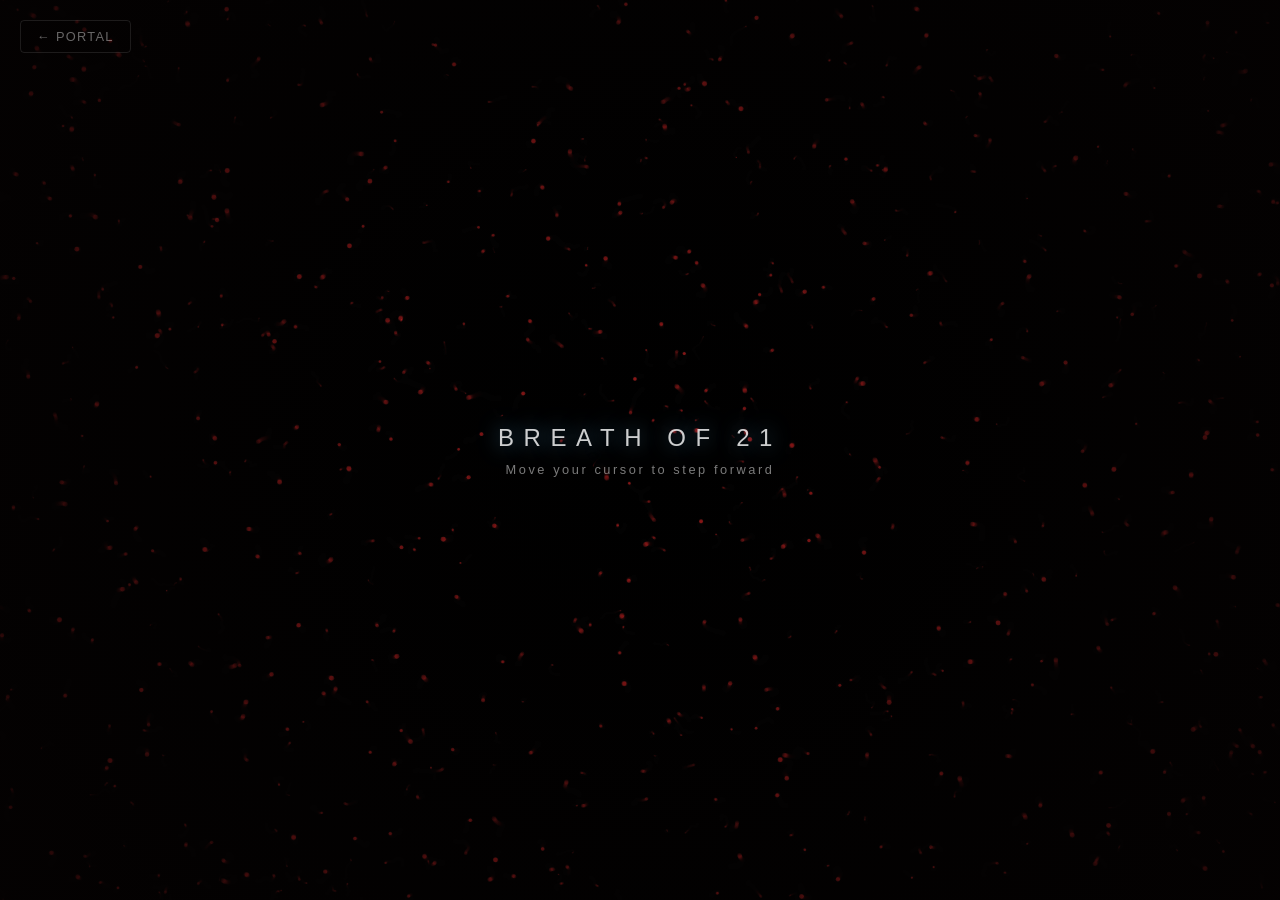
<file: apps/2026-03-30_breath-of-21/index.html>
<!DOCTYPE html>
<html lang="ja">
<head>
  <meta charset="UTF-8">
  <meta name="viewport" content="width=device-width, initial-scale=1.0">
  <title>Breath of 21</title>
  <style>
    body, html {
      margin: 0;
      padding: 0;
      width: 100%;
      height: 100%;
      overflow: hidden;
      background-color: #030101;
      font-family: 'Inter', -apple-system, sans-serif;
      user-select: none;
      -webkit-user-select: none;
    }

    #canvas-container {
      position: absolute;
      top: 0;
      left: 0;
      width: 100%;
      height: 100%;
      z-index: 1;
    }

    canvas {
      display: block;
      width: 100%;
      height: 100%;
    }

    #ui-layer {
      position: absolute;
      top: 0;
      left: 0;
      width: 100%;
      height: 100%;
      z-index: 10;
      display: flex;
      flex-direction: column;
      justify-content: center;
      align-items: center;
      pointer-events: none;
      transition: opacity 2s ease-in-out, transform 2s ease-out;
      color: rgba(255, 255, 255, 0.8);
      background: radial-gradient(circle at center, rgba(0,0,0,0) 0%, rgba(5,2,2,0.8) 100%);
    }

    .hidden {
      opacity: 0 !important;
      transform: scale(1.05);
    }

    h1 {
      font-weight: 200;
      letter-spacing: 0.4em;
      margin: 0 0 10px 0;
      text-transform: uppercase;
      font-size: 1.5rem;
      text-align: center;
      text-shadow: 0 0 20px rgba(100, 200, 255, 0.5);
    }

    p {
      font-weight: 300;
      letter-spacing: 0.2em;
      font-size: 0.8rem;
      opacity: 0.6;
      margin: 0;
    }

    #back-btn {
      position: absolute;
      top: 20px;
      left: 20px;
      z-index: 20;
      color: rgba(255,255,255,0.4);
      text-decoration: none;
      font-size: 0.8rem;
      letter-spacing: 0.1em;
      transition: color 0.3s;
      border: 1px solid rgba(255,255,255,0.1);
      padding: 8px 16px;
      border-radius: 4px;
      pointer-events: auto;
    }
    #back-btn:hover {
      color: rgba(255,255,255,0.8);
      border-color: rgba(255,255,255,0.4);
    }
  </style>
</head>
<body>
  <a id="back-btn" href="../../index.html">← PORTAL</a>
  
  <div id="canvas-container">
    <canvas id="canvas"></canvas>
  </div>
  
  <div id="ui-layer">
    <h1>Breath of 21</h1>
    <p>Move your cursor to step forward</p>
  </div>

  <script>
    const canvas = document.getElementById('canvas');
    const ctx = canvas.getContext('2d', { alpha: false });
    const uiLayer = document.getElementById('ui-layer');

    let width, height;
    let hasStarted = false;

    // Entities
    const NUM_DUST = 800;
    const NUM_RIBBONS = 21; // 21 years
    let dustParticles = [];
    let ribbons = [];

    // Interaction
    let mouse = { x: -1000, y: -1000, vx: 0, vy: 0, speed: 0 };
    let lastMouse = { x: -1000, y: -1000 };
    let interactionPower = 0; // 0 to 1

    // --- Audio System ---
    let audioCtx;
    let masterGain;
    let rumbleGain;
    let windGain;
    let chimeGain;
    
    // Pentatonic scale (C Lydian/Major pentatonic feel)
    const scale = [261.63, 293.66, 329.63, 392.00, 440.00, 523.25, 587.33, 659.25, 783.99, 880.00, 1046.50];

    function initAudio() {
      if (audioCtx) return;
      
      const AudioContext = window.AudioContext || window.webkitAudioContext;
      audioCtx = new AudioContext();
      
      masterGain = audioCtx.createGain();
      masterGain.gain.value = 0;
      masterGain.connect(audioCtx.destination);
      
      // Rumble (Chaos/Earthquake)
      rumbleGain = audioCtx.createGain();
      rumbleGain.gain.value = 0.5;
      rumbleGain.connect(masterGain);
      
      const rumbleOsc = audioCtx.createOscillator();
      rumbleOsc.type = 'sawtooth';
      rumbleOsc.frequency.value = 40;
      
      const rumbleFilter = audioCtx.createBiquadFilter();
      rumbleFilter.type = 'lowpass';
      rumbleFilter.frequency.value = 100;
      rumbleFilter.Q.value = 5;
      
      rumbleOsc.connect(rumbleFilter);
      rumbleFilter.connect(rumbleGain);
      rumbleOsc.start();
      
      // Wind (Breath)
      windGain = audioCtx.createGain();
      windGain.gain.value = 0;
      windGain.connect(masterGain);
      
      const bufferSize = audioCtx.sampleRate * 2;
      const noiseBuffer = audioCtx.createBuffer(1, bufferSize, audioCtx.sampleRate);
      const output = noiseBuffer.getChannelData(0);
      for (let i = 0; i < bufferSize; i++) {
        output[i] = Math.random() * 2 - 1;
      }
      const windSource = audioCtx.createBufferSource();
      windSource.buffer = noiseBuffer;
      windSource.loop = true;
      
      const windFilter = audioCtx.createBiquadFilter();
      windFilter.type = 'bandpass';
      windFilter.frequency.value = 400; // Modulated later
      windFilter.Q.value = 0.5;
      
      window.windFilter = windFilter; // Expose for modulation
      
      windSource.connect(windFilter);
      windFilter.connect(windGain);
      windSource.start();
      
      // Chime System
      chimeGain = audioCtx.createGain();
      chimeGain.gain.value = 0.3;
      chimeGain.connect(masterGain);
      
      masterGain.gain.setTargetAtTime(0.8, audioCtx.currentTime, 1.0);
    }

    function playChime() {
      if (!audioCtx) return;
      const freq = scale[Math.floor(Math.random() * scale.length)];
      
      const osc = audioCtx.createOscillator();
      osc.type = 'sine';
      osc.frequency.value = freq;
      
      const env = audioCtx.createGain();
      env.gain.value = 0;
      
      // Attack, decay
      const now = audioCtx.currentTime;
      env.gain.setValueAtTime(0, now);
      env.gain.linearRampToValueAtTime(0.3, now + 0.05);
      env.gain.exponentialRampToValueAtTime(0.001, now + 2.0);
      
      osc.connect(env);
      env.connect(chimeGain);
      
      osc.start(now);
      osc.stop(now + 2.0);
    }

    function updateAudio() {
      if (!audioCtx) return;
      
      // Rumble goes down as interaction goes up
      rumbleGain.gain.setTargetAtTime(0.4 * (1 - interactionPower), audioCtx.currentTime, 0.2);
      
      // Wind volume goes up with speed
      const targetWind = Math.min(1.0, mouse.speed * 0.05);
      windGain.gain.setTargetAtTime(targetWind, audioCtx.currentTime, 0.1);
      
      // Modulate wind filter frequency based on speed
      const targetFreq = 400 + mouse.speed * 30;
      if(window.windFilter) {
          window.windFilter.frequency.setTargetAtTime(targetFreq, audioCtx.currentTime, 0.1);
      }
    }

    // --- Visual System ---
    class Dust {
      constructor() {
        this.x = Math.random() * width;
        this.y = Math.random() * height;
        this.vx = (Math.random() - 0.5) * 1;
        this.vy = (Math.random() - 0.5) * 1;
        this.baseSize = Math.random() * 2 + 0.5;
        this.clarity = 0; // 0 = dark red (chaos), 1 = bright cyan (reborn)
      }
      
      update() {
        // Natural jitter (earthquake/tension)
        this.vx += (Math.random() - 0.5) * 0.5;
        this.vy += (Math.random() - 0.5) * 0.5;
        
        // Decay clarity
        this.clarity *= 0.98;
        
        // Friction
        this.vx *= 0.9;
        this.vy *= 0.9;
        
        this.x += this.vx;
        this.y += this.vy;
        
        if (this.x < 0) this.x = width;
        if (this.x > width) this.x = 0;
        if (this.y < 0) this.y = height;
        if (this.y > height) this.y = 0;
      }
      
      draw(ctx) {
        ctx.beginPath();
        ctx.arc(this.x, this.y, this.baseSize + this.clarity * 1.5, 0, Math.PI * 2);
        
        // Lerp color from heavy rusty red to beautiful cyan/white
        const r = Math.floor(60 + this.clarity * 140);
        const g = Math.floor(10 + this.clarity * 230);
        const b = Math.floor(10 + this.clarity * 245);
        const a = 0.5 + this.clarity * 0.5;
        
        ctx.fillStyle = `rgba(${r}, ${g}, ${b}, ${a})`;
        ctx.fill();
        
        if(this.clarity > 0.5) {
          ctx.shadowBlur = 10 * this.clarity;
          ctx.shadowColor = `rgba(${r}, ${g}, ${b}, ${a})`;
        } else {
          ctx.shadowBlur = 0;
        }
      }
    }

    class Ribbon {
      constructor(index) {
        this.index = index;
        this.x = width / 2;
        this.y = height / 2;
        this.vx = 0;
        this.vy = 0;
        this.history = []; // Trails
        this.length = 40 + Math.random() * 20;
        this.offsetPhase = Math.random() * Math.PI * 2;
      }
      
      update() {
        this.offsetPhase += 0.05 + this.index * 0.001;
        
        if (hasStarted) {
            // Target is mouse, but with a unique swirling offset
            const swirlRadius = 20 + this.index * 2;
            const targetX = mouse.x + Math.cos(this.offsetPhase) * swirlRadius;
            const targetY = mouse.y + Math.sin(this.offsetPhase * 1.5) * swirlRadius;
            
            // Spring physics
            const spring = 0.05 + (this.index / NUM_RIBBONS) * 0.05;
            this.vx += (targetX - this.x) * spring;
            this.vy += (targetY - this.y) * spring;
        }
        
        // Friction depends on interaction
        const friction = 0.85;
        this.vx *= friction;
        this.vy *= friction;
        
        this.x += this.vx;
        this.y += this.vy;
        
        // Save history
        this.history.unshift({ x: this.x, y: this.y });
        if (this.history.length > this.length) {
          this.history.pop();
        }
        
        // Interact with dust
        if (hasStarted && (Math.abs(this.vx) > 1 || Math.abs(this.vy) > 1)) {
          for (let d of dustParticles) {
            const dx = d.x - this.x;
            const dy = d.y - this.y;
            const distSq = dx * dx + dy * dy;
            if (distSq < 4000) { // Interaction radius
              if (d.clarity < 0.1 && Math.random() < 0.05) {
                // Occasional sweet chime when purifying dark dust
                playChime();
              }
              const dist = Math.sqrt(distSq);
              const force = (1 - dist / 63.2) * 0.5;
              d.vx += (this.vx * force) + (dx / dist) * force * 5;
              d.vy += (this.vy * force) + (dy / dist) * force * 5;
              d.clarity = Math.min(1, d.clarity + 0.3); // Purify
            }
          }
        }
      }
      
      draw(ctx) {
        if (this.history.length < 2) return;
        
        ctx.beginPath();
        ctx.moveTo(this.history[0].x, this.history[0].y);
        for (let i = 1; i < this.history.length; i++) {
          ctx.lineTo(this.history[i].x, this.history[i].y);
        }
        
        const alpha = Math.min(1.0, interactionPower * 1.5);
        ctx.strokeStyle = `rgba(200, 240, 255, ${alpha * 0.8})`;
        ctx.lineWidth = 1.5 + (1 - this.index / NUM_RIBBONS);
        ctx.stroke();
      }
    }

    function resize() {
      width = canvas.width = window.innerWidth;
      height = canvas.height = window.innerHeight;
    }

    function onPointerMove(e) {
      if (!hasStarted) {
        hasStarted = true;
        uiLayer.classList.add('hidden');
        initAudio();
      }
      if (audioCtx && audioCtx.state === 'suspended') {
        audioCtx.resume();
      }
      
      let clientX, clientY;
      if (e.touches && e.touches.length > 0) {
        clientX = e.touches[0].clientX;
        clientY = e.touches[0].clientY;
      } else {
        clientX = e.clientX;
        clientY = e.clientY;
      }
      
      mouse.x = clientX;
      mouse.y = clientY;
      
      interactionPower = 1.0;
    }

    window.addEventListener('resize', resize);
    window.addEventListener('mousemove', onPointerMove);
    window.addEventListener('touchmove', onPointerMove, {passive: false});
    window.addEventListener('mousedown', onPointerMove);
    window.addEventListener('touchstart', onPointerMove, {passive: false});

    resize();

    // Init entities
    for (let i = 0; i < NUM_DUST; i++) {
      dustParticles.push(new Dust());
    }
    for (let i = 0; i < NUM_RIBBONS; i++) {
      ribbons.push(new Ribbon(i));
    }

    function animate() {
      // Calculate mouse speed
      const dx = mouse.x - lastMouse.x;
      const dy = mouse.y - lastMouse.y;
      mouse.speed = Math.sqrt(dx*dx + dy*dy);
      lastMouse.x = mouse.x;
      lastMouse.y = mouse.y;
      mouse.vx = dx;
      mouse.vy = dy;
      
      if (hasStarted) {
        interactionPower *= 0.99; // Slowly decay if mouse stops
      }
      
      updateAudio();

      // Clear with motion blur effect
      ctx.globalCompositeOperation = 'source-over';
      ctx.fillStyle = `rgba(3, 1, 1, 0.2)`;
      ctx.fillRect(0, 0, width, height);

      // Draw dust
      ctx.globalCompositeOperation = 'lighter';
      for (let p of dustParticles) {
        p.update();
        p.draw(ctx);
      }

      // Draw ribbons (the 21 winds)
      for (let r of ribbons) {
        r.update();
        r.draw(ctx);
      }

      requestAnimationFrame(animate);
    }

    animate();
  </script>
</body>
</html>
</file>
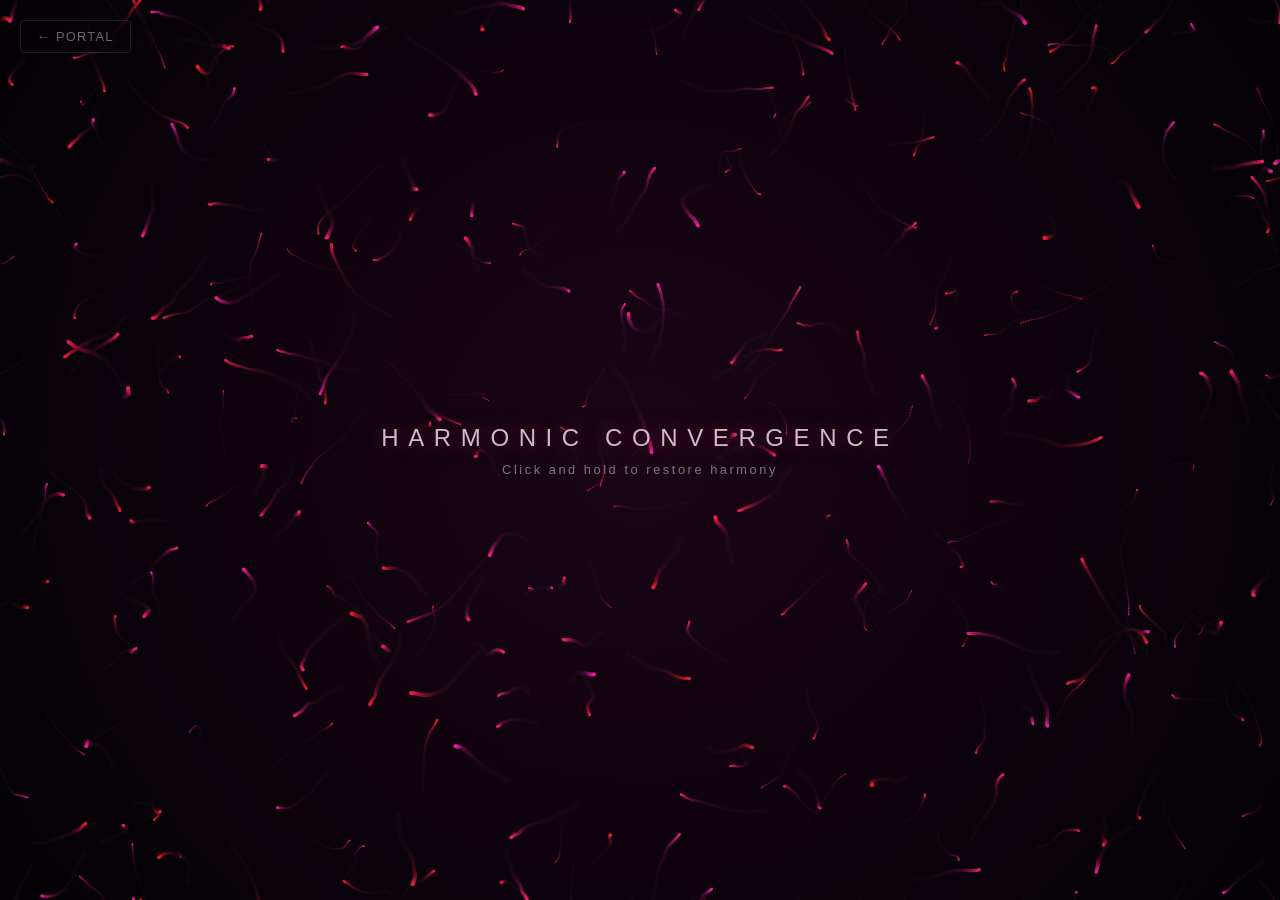
<file: apps/2026-03-30_harmonic-convergence/index.html>
<!DOCTYPE html>
<html lang="ja">
<head>
  <meta charset="UTF-8">
  <meta name="viewport" content="width=device-width, initial-scale=1.0">
  <title>Harmonic Convergence</title>
  <style>
    body, html {
      margin: 0;
      padding: 0;
      width: 100%;
      height: 100%;
      overflow: hidden;
      background-color: #030105;
      font-family: 'Inter', -apple-system, sans-serif;
      user-select: none;
      -webkit-user-select: none;
      touch-action: none;
    }
    
    #canvas-container {
      position: absolute;
      top: 0;
      left: 0;
      width: 100%;
      height: 100%;
      z-index: 1;
      background: radial-gradient(circle at center, #1a0515 0%, #030105 100%);
    }

    canvas {
      display: block;
      width: 100%;
      height: 100%;
      mix-blend-mode: screen;
    }

    #ui-layer {
      position: absolute;
      top: 0;
      left: 0;
      width: 100%;
      height: 100%;
      z-index: 10;
      display: flex;
      flex-direction: column;
      justify-content: center;
      align-items: center;
      pointer-events: none;
      transition: opacity 2s ease-in-out, transform 2s ease-out;
      color: rgba(255, 230, 240, 0.8);
    }

    .hidden {
      opacity: 0 !important;
      transform: scale(1.05);
    }

    h1 {
      font-weight: 200;
      letter-spacing: 0.4em;
      margin: 0 0 10px 0;
      text-transform: uppercase;
      font-size: 1.5rem;
      text-align: center;
      text-shadow: 0 0 20px rgba(200, 50, 100, 0.5);
    }

    p {
      font-weight: 300;
      letter-spacing: 0.2em;
      font-size: 0.8rem;
      opacity: 0.6;
      margin: 0;
    }

    #back-btn {
      position: absolute;
      top: 20px;
      left: 20px;
      z-index: 20;
      color: rgba(255,255,255,0.4);
      text-decoration: none;
      font-size: 0.8rem;
      letter-spacing: 0.1em;
      transition: color 0.3s;
      border: 1px solid rgba(255,255,255,0.1);
      padding: 8px 16px;
      border-radius: 4px;
    }
    #back-btn:hover {
      color: rgba(255,255,255,0.8);
      border-color: rgba(255,255,255,0.4);
    }
  </style>
</head>
<body>
  <a id="back-btn" href="../../index.html">← PORTAL</a>
  
  <div id="canvas-container">
    <canvas id="canvas"></canvas>
  </div>
  
  <div id="ui-layer">
    <h1>Harmonic Convergence</h1>
    <p>Click and hold to restore harmony</p>
  </div>

  <script>
    const canvas = document.getElementById('canvas');
    const ctx = canvas.getContext('2d', { alpha: false });
    const uiLayer = document.getElementById('ui-layer');

    let width, height;
    let particles = [];
    const NUM_PARTICLES = 300;
    
    let isInteracting = false;
    let interactionProgress = 0; // 0 = chaos, 1 = harmony
    let mouse = { x: 0, y: 0 };
    let hasStarted = false;

    // --- Audio System ---
    let audioCtx;
    let masterGain;
    let noiseGain;
    let synthGain;
    let synths = [];

    function initAudio() {
      if (audioCtx) return;
      
      const AudioContext = window.AudioContext || window.webkitAudioContext;
      audioCtx = new AudioContext();
      
      masterGain = audioCtx.createGain();
      masterGain.gain.value = 0; // start muted
      masterGain.connect(audioCtx.destination);
      
      // Noise system (Chaos)
      noiseGain = audioCtx.createGain();
      noiseGain.connect(masterGain);
      
      const bufferSize = audioCtx.sampleRate * 2;
      const noiseBuffer = audioCtx.createBuffer(1, bufferSize, audioCtx.sampleRate);
      const output = noiseBuffer.getChannelData(0);
      for (let i = 0; i < bufferSize; i++) {
        output[i] = Math.random() * 2 - 1;
      }
      
      const noiseSource = audioCtx.createBufferSource();
      noiseSource.buffer = noiseBuffer;
      noiseSource.loop = true;
      
      const filter = audioCtx.createBiquadFilter();
      filter.type = 'lowpass';
      filter.frequency.value = 150; // Deep rumble
      filter.Q.value = 1;
      
      noiseSource.connect(filter);
      filter.connect(noiseGain);
      noiseSource.start();
      
      // Synth System (Harmony - Drone Chord)
      synthGain = audioCtx.createGain();
      synthGain.gain.value = 0;
      synthGain.connect(masterGain);
      
      // Root: D2, 3rd: F#3, 5th: A3, 7th: C#4, 9th: E4 (Dmaj9 chord)
      const frequencies = [73.42, 185.00, 220.00, 277.18, 329.63]; 
      
      frequencies.forEach((freq, i) => {
        const osc = audioCtx.createOscillator();
        osc.type = 'sine';
        // Add slight detune for richness
        osc.frequency.value = freq + (Math.random() * 2 - 1);
        
        const oscGain = audioCtx.createGain();
        oscGain.gain.value = 0.15;
        
        // Add slow LFO to volume for "breathing" choir effect
        const lfo = audioCtx.createOscillator();
        lfo.type = 'sine';
        lfo.frequency.value = 0.1 + Math.random() * 0.1;
        
        const lfoGain = audioCtx.createGain();
        lfoGain.gain.value = 0.05;
        
        lfo.connect(lfoGain);
        lfoGain.connect(oscGain.gain);
        lfo.start();
        
        osc.connect(oscGain);
        oscGain.connect(synthGain);
        osc.start();
      });
      
      // Fade in master
      masterGain.gain.setTargetAtTime(0.8, audioCtx.currentTime, 2.0);
    }

    function updateAudio() {
      if (!audioCtx) return;
      
      // Noise decreases as harmony increases
      const nV = Math.max(0, 1.0 - interactionProgress * 1.5);
      noiseGain.gain.setTargetAtTime(nV * 0.3, audioCtx.currentTime, 0.1);
      
      // Synth increases as harmony increases
      const sV = Math.pow(interactionProgress, 2); // Exponential easing
      synthGain.gain.setTargetAtTime(sV * 1.0, audioCtx.currentTime, 0.1);
    }

    // --- Visual System ---
    class Particle {
      constructor() {
        this.reset();
        this.y = Math.random() * height; // initial random spread
      }
      
      reset() {
        this.x = Math.random() * width;
        this.y = Math.random() * height;
        this.vx = (Math.random() * 2 - 1) * 2;
        this.vy = (Math.random() * 2 - 1) * 2;
        this.radius = Math.random() * 1.5 + 0.5;
        // Base chaos color: acid magenta/red
        this.baseHue = 320 + Math.random() * 40; 
        
        this.angle = Math.random() * Math.PI * 2;
        this.orbitRadius = 50 + Math.random() * 300;
        this.orbitSpeed = (Math.random() > 0.5 ? 1 : -1) * (0.01 + Math.random() * 0.02);
      }
      
      update() {
        if (interactionProgress === 0) {
          // Chaos mode: Brownian motion
          this.vx += (Math.random() * 2 - 1) * 0.2;
          this.vy += (Math.random() * 2 - 1) * 0.2;
          
          // Friction
          this.vx *= 0.98;
          this.vy *= 0.98;
          
        } else {
          // Target position based on orbit
          this.angle += this.orbitSpeed;
          // Slowly contract orbit based on interaction
          const currentOrbitRadius = this.orbitRadius * (1.5 - interactionProgress * 0.5);
          
          const targetX = mouse.x + Math.cos(this.angle) * currentOrbitRadius;
          const targetY = mouse.y + Math.sin(this.angle) * currentOrbitRadius;
          
          // Force towards target
          const dx = targetX - this.x;
          const dy = targetY - this.y;
          
          // Attraction strength increases with interaction
          const force = 0.02 * interactionProgress;
          this.vx += dx * force;
          this.vy += dy * force;
          
          // Higher friction to stabilize orbits
          this.vx *= (0.98 - interactionProgress * 0.05);
          this.vy *= (0.98 - interactionProgress * 0.05);
        }
        
        this.x += this.vx;
        this.y += this.vy;
        
        // Wrapping in chaos mode, soft boundaries in harmony mode
        if (interactionProgress < 0.5) {
          if (this.x < 0) this.x = width;
          if (this.x > width) this.x = 0;
          if (this.y < 0) this.y = height;
          if (this.y > height) this.y = 0;
        }
      }
      
      draw() {
        // Interpolate hue from acid red (320-360) to golden (40-50)
        let targetHue = 45; 
        let hueDiff = targetHue - this.baseHue;
        // To handle wrapping
        if (hueDiff < -180) hueDiff += 360;
        if (hueDiff > 180) hueDiff -= 360;
        
        const currentHue = this.baseHue + hueDiff * interactionProgress;
        const sat = 80 + interactionProgress * 20; // 80% to 100%
        const lit = 50 + interactionProgress * 20; // 50% to 70%
        
        ctx.beginPath();
        ctx.arc(this.x, this.y, this.radius + (interactionProgress * 1.0), 0, Math.PI * 2);
        ctx.fillStyle = `hsl(${currentHue}, ${sat}%, ${lit}%)`;
        
        // Add glow during harmony
        if (interactionProgress > 0.1) {
          ctx.shadowBlur = 10 * interactionProgress;
          ctx.shadowColor = `hsl(${currentHue}, ${sat}%, ${lit}%)`;
        } else {
          ctx.shadowBlur = 0;
        }
        
        ctx.fill();
      }
    }

    function resize() {
      width = canvas.width = window.innerWidth;
      height = canvas.height = window.innerHeight;
    }

    function startInteraction(e) {
      if (!hasStarted) {
        hasStarted = true;
        uiLayer.classList.add('hidden');
        initAudio();
      }
      if (audioCtx && audioCtx.state === 'suspended') {
        audioCtx.resume();
      }
      isInteracting = true;
      updateMousePos(e);
    }

    function endInteraction() {
      isInteracting = false;
    }

    function updateMousePos(e) {
      if (e.touches && e.touches.length > 0) {
        mouse.x = e.touches[0].clientX;
        mouse.y = e.touches[0].clientY;
      } else {
        mouse.x = e.clientX;
        mouse.y = e.clientY;
      }
    }

    // --- Initialization & Loop ---
    window.addEventListener('resize', resize);
    
    // Desktop events
    window.addEventListener('mousedown', startInteraction);
    window.addEventListener('mouseup', endInteraction);
    window.addEventListener('mousemove', (e) => { 
      if(isInteracting) updateMousePos(e); 
    });
    
    // Touch events
    window.addEventListener('touchstart', startInteraction, {passive: false});
    window.addEventListener('touchend', endInteraction);
    window.addEventListener('touchmove', (e) => { 
      if(isInteracting) updateMousePos(e); 
    }, {passive: false});

    resize();

    // Create particles
    for (let i = 0; i < NUM_PARTICLES; i++) {
        particles.push(new Particle());
    }

    function animate() {
      // Transition logic
      if (isInteracting) {
        interactionProgress += 0.01;
        if (interactionProgress > 1) interactionProgress = 1;
      } else {
        interactionProgress -= 0.005;
        if (interactionProgress < 0) interactionProgress = 0;
      }
      
      updateAudio();

      // Clear with trail effect
      ctx.fillStyle = `rgba(3, 1, 5, ${isInteracting ? 0.3 : 0.1})`;
      ctx.fillRect(0, 0, width, height);
      
      // Optional: global composition
      ctx.globalCompositeOperation = interactionProgress > 0.5 ? 'lighter' : 'source-over';

      particles.forEach(p => {
        p.update();
        p.draw();
      });

      requestAnimationFrame(animate);
    }

    animate();
  </script>
</body>
</html>
</file>
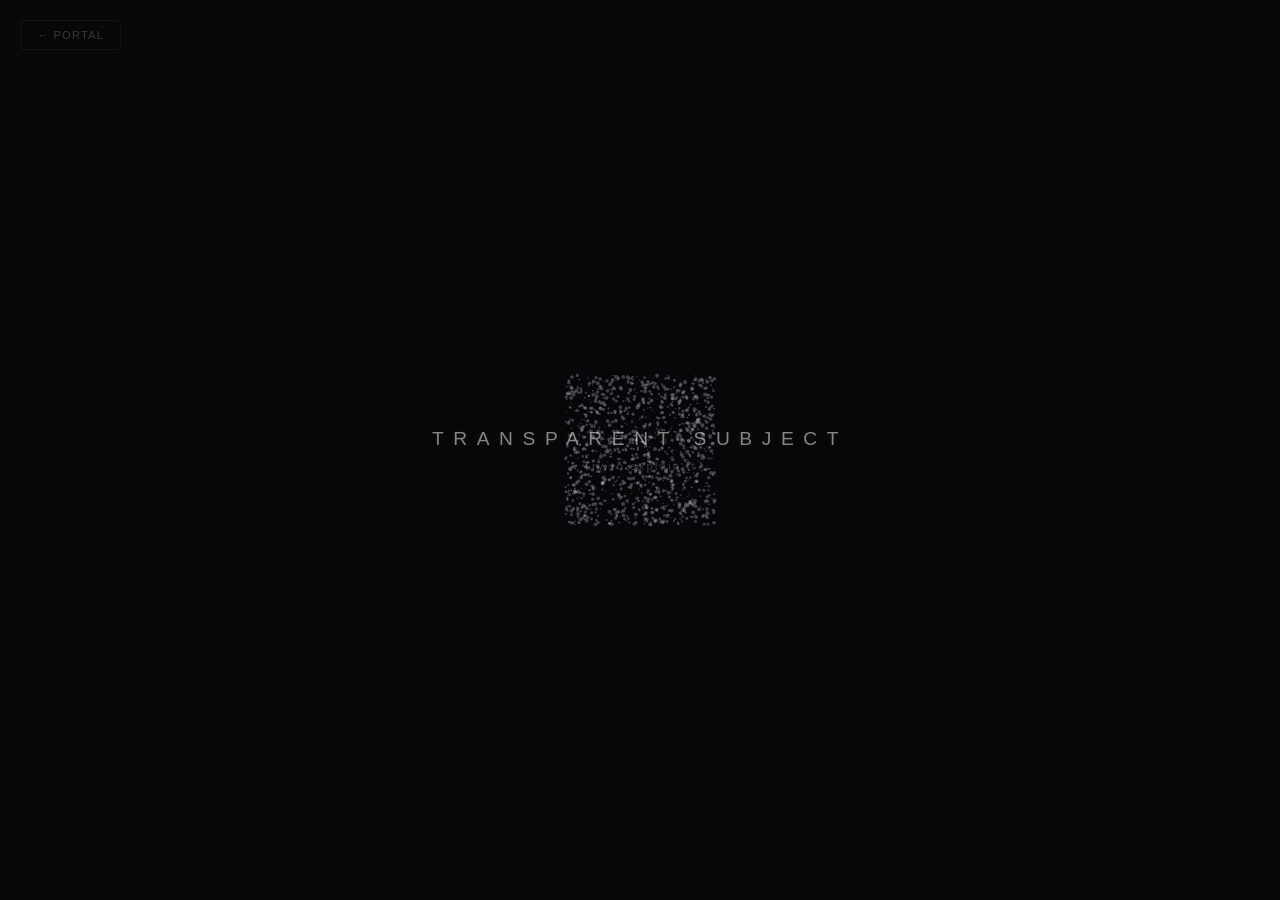
<file: apps/2026-03-31_transparent-subject/index.html>
<!DOCTYPE html>
<html lang="ja">
<head>
  <meta charset="UTF-8">
  <meta name="viewport" content="width=device-width, initial-scale=1.0">
  <title>Transparent Subject</title>
  <style>
    body, html {
      margin: 0;
      padding: 0;
      width: 100%;
      height: 100%;
      overflow: hidden;
      background-color: #070709;
      font-family: 'Inter', -apple-system, sans-serif;
      user-select: none;
      -webkit-user-select: none;
      touch-action: none;
    }

    #canvas-container {
      position: absolute;
      top: 0;
      left: 0;
      width: 100%;
      height: 100%;
      z-index: 1;
    }

    canvas {
      display: block;
      width: 100%;
      height: 100%;
    }

    #ui-layer {
      position: absolute;
      top: 0;
      left: 0;
      width: 100%;
      height: 100%;
      z-index: 10;
      display: flex;
      flex-direction: column;
      justify-content: center;
      align-items: center;
      pointer-events: none;
      transition: opacity 3s ease-in-out;
      color: rgba(255, 255, 255, 0.5);
    }

    .hidden {
      opacity: 0 !important;
    }

    h1 {
      font-weight: 200;
      letter-spacing: 0.5em;
      margin: 0 0 10px 0;
      text-transform: uppercase;
      font-size: 1.2rem;
      text-shadow: 0 0 10px rgba(255, 255, 255, 0.1);
    }

    p {
      font-weight: 300;
      letter-spacing: 0.2em;
      font-size: 0.7rem;
      opacity: 0.4;
      margin: 0;
    }

    #back-btn {
      position: absolute;
      top: 20px;
      left: 20px;
      z-index: 20;
      color: rgba(255,255,255,0.2);
      text-decoration: none;
      font-size: 0.7rem;
      letter-spacing: 0.1em;
      transition: color 0.5s;
      border: 1px solid rgba(255,255,255,0.05);
      padding: 8px 16px;
      border-radius: 4px;
      pointer-events: auto;
    }
    #back-btn:hover {
      color: rgba(255,255,255,0.6);
      border-color: rgba(255,255,255,0.2);
    }
  </style>
</head>
<body>
  <a id="back-btn" href="../../index.html">← PORTAL</a>
  
  <div id="canvas-container">
    <canvas id="canvas"></canvas>
  </div>
  
  <div id="ui-layer">
    <h1>Transparent Subject</h1>
    <p>Try to explain it</p>
  </div>

  <script>
    const canvas = document.getElementById('canvas');
    const ctx = canvas.getContext('2d', { alpha: false });
    const uiLayer = document.getElementById('ui-layer');

    let width, height;
    let hasStarted = false;

    // Entities
    const NUM_PARTICLES = 1200;
    let particles = [];
    
    // Interaction
    let mouse = { x: -1000, y: -1000, vx: 0, vy: 0, speed: 0 };
    let lastMouse = { x: -1000, y: -1000 };
    let restTimer = 0; // Increases when mouse is still
    const REST_THRESHOLD = 60; // Frames before fiction fully starts

    // Audio Context
    let audioCtx;
    let masterGain;
    let glitchGain;
    let ambientGain;
    let glitchOsc, glitchLfo;
    let ambientOscs = [];

    function initAudio() {
      if (audioCtx) return;
      
      const AudioContext = window.AudioContext || window.webkitAudioContext;
      audioCtx = new AudioContext();
      
      masterGain = audioCtx.createGain();
      masterGain.gain.value = 0;
      masterGain.connect(audioCtx.destination);
      
      // 1. Glitch/Pain synth (active when trying to "explain" / moving mouse)
      glitchGain = audioCtx.createGain();
      glitchGain.gain.value = 0;
      glitchGain.connect(masterGain);
      
      glitchOsc = audioCtx.createOscillator();
      glitchOsc.type = 'sawtooth';
      glitchOsc.frequency.value = 100;
      
      glitchLfo = audioCtx.createOscillator();
      glitchLfo.type = 'square';
      glitchLfo.frequency.value = 15; // fast modulation
      
      const lfoGain = audioCtx.createGain();
      lfoGain.gain.value = 500;
      
      glitchLfo.connect(lfoGain);
      lfoGain.connect(glitchOsc.frequency);
      
      const filter = audioCtx.createBiquadFilter();
      filter.type = 'bandpass';
      filter.frequency.value = 1000;
      filter.Q.value = 10;
      
      glitchOsc.connect(filter);
      filter.connect(glitchGain);
      
      glitchOsc.start();
      glitchLfo.start();
      
      // 2. Ambient Drone (active when resting/letting go)
      // Chords: Ebmaj9 feel (Eb2, G2, Bb2, D3, F3)
      ambientGain = audioCtx.createGain();
      ambientGain.gain.value = 0;
      ambientGain.connect(masterGain);
      
      const freqs = [77.78, 98.00, 116.54, 146.83, 174.61]; 
      freqs.forEach(freq => {
        const osc = audioCtx.createOscillator();
        osc.type = 'sine';
        osc.frequency.value = freq;
        
        const oscGain = audioCtx.createGain();
        oscGain.gain.value = 0.2;
        
        // Slow beating
        const beatLfo = audioCtx.createOscillator();
        beatLfo.type = 'sine';
        beatLfo.frequency.value = 0.05 + Math.random() * 0.1;
        const beatGain = audioCtx.createGain();
        beatGain.gain.value = 0.1;
        beatLfo.connect(beatGain);
        beatGain.connect(oscGain.gain);
        
        osc.connect(oscGain);
        oscGain.connect(ambientGain);
        
        osc.start();
        beatLfo.start();
        ambientOscs.push(osc);
      });
      
      masterGain.gain.setTargetAtTime(1.0, audioCtx.currentTime, 2.0);
    }

    function updateAudio() {
      if (!audioCtx) return;
      const now = audioCtx.currentTime;
      
      // Glitch maps to mouse speed
      const glitchVol = Math.min(0.5, mouse.speed * 0.02);
      glitchGain.gain.setTargetAtTime(glitchVol, now, 0.05);
      
      // Ambient maps to rest
      const restRatio = Math.min(1, restTimer / REST_THRESHOLD);
      // Fades in beautifully when resting
      ambientGain.gain.setTargetAtTime(restRatio * 0.8, now, 1.0);
    }

    class Particle {
      constructor(index) {
        this.index = index;
        this.originX = width / 2 + (Math.random() - 0.5) * 150;
        this.originY = height / 2 + (Math.random() - 0.5) * 150;
        this.x = this.originX;
        this.y = this.originY;
        this.vx = 0;
        this.vy = 0;
        this.size = Math.random() * 1.5 + 0.5;
        this.transparency = 1.0; 
        
        // For generative fiction movement
        this.angle = Math.random() * Math.PI * 2;
        this.radius = Math.random() * 300 + 50;
        this.speed = (Math.random() > 0.5 ? 1 : -1) * (0.001 + Math.random() * 0.005);
      }
      
      update() {
        const dx = mouse.x - this.x;
        const dy = mouse.y - this.y;
        const dist = Math.sqrt(dx*dx + dy*dy);
        
        // If mouse is moving fast and close, repel strongly
        const forceRadius = 200 + mouse.speed * 10;
        if (dist < forceRadius && mouse.speed > 1) {
          const force = (1 - dist / forceRadius) * mouse.speed * 0.5;
          this.vx -= (dx / dist) * force;
          this.vy -= (dy / dist) * force;
        }
        
        // Calculate velocity magnitude to determine transparency
        const vMag = Math.sqrt(this.vx*this.vx + this.vy*this.vy);
        
        // Transparency drops as speed increases (becomes transparent when forced)
        const targetTransparency = Math.max(0.02, 1.0 - vMag * 0.1);
        this.transparency += (targetTransparency - this.transparency) * 0.1;
        
        if (restTimer > REST_THRESHOLD * 0.5) {
          // Enter Fiction mode
          const fictionRatio = Math.min(1, (restTimer - REST_THRESHOLD*0.5) / REST_THRESHOLD);
          
          this.angle += this.speed;
          // Organic flow field calculation (simplified)
          const targetX = width / 2 + Math.cos(this.angle + String(this.index).charCodeAt(0)*0.1) * this.radius * (1 + Math.sin(restTimer*0.01)*0.2);
          const targetY = height / 2 + Math.sin(this.angle) * this.radius * 0.8;
          
          this.vx += (targetX - this.x) * 0.005 * fictionRatio;
          this.vy += (targetY - this.y) * 0.005 * fictionRatio;
        } else {
          // Return heavily back to "origin" form if just slightly nudged
          this.vx += (this.originX - this.x) * 0.01;
          this.vy += (this.originY - this.y) * 0.01;
        }
        
        this.vx *= 0.92; // Friction
        this.vy *= 0.92;
        
        this.x += this.vx;
        this.y += this.vy;
      }
      
      draw(ctx) {
        // Color shifts to cyan/blue in fiction mode
        const fictionRatio = Math.min(1, restTimer / (REST_THRESHOLD * 2));
        
        // Base color: white/grey. Fiction: ethereal blue/purple
        const r = Math.floor(200 - fictionRatio * 100);
        const g = Math.floor(200 - fictionRatio * 50);
        const b = Math.floor(220 + fictionRatio * 35);
        
        ctx.fillStyle = `rgba(${r}, ${g}, ${b}, ${this.transparency * (0.3 + fictionRatio * 0.5)})`;
        ctx.beginPath();
        ctx.arc(this.x, this.y, this.size, 0, Math.PI * 2);
        ctx.fill();
      }
    }

    function resize() {
      width = canvas.width = window.innerWidth;
      height = canvas.height = window.innerHeight;
      
      // Re-center origins
      for(let i=0; i<NUM_PARTICLES; i++) {
        if(particles[i]) {
            particles[i].originX = width / 2 + (Math.random() - 0.5) * 150;
            particles[i].originY = height / 2 + (Math.random() - 0.5) * 150;
        }
      }
    }

    function onPointerMove(e) {
      if (!hasStarted) {
        hasStarted = true;
        uiLayer.classList.add('hidden');
        initAudio();
      }
      if (audioCtx && audioCtx.state === 'suspended') {
        audioCtx.resume();
      }
      
      let clientX, clientY;
      if (e.touches && e.touches.length > 0) {
        clientX = e.touches[0].clientX;
        clientY = e.touches[0].clientY;
      } else {
        clientX = e.clientX;
        clientY = e.clientY;
      }
      
      mouse.x = clientX;
      mouse.y = clientY;
    }

    window.addEventListener('resize', resize);
    window.addEventListener('mousemove', onPointerMove);
    window.addEventListener('touchmove', onPointerMove, {passive: false});
    window.addEventListener('mousedown', onPointerMove);
    window.addEventListener('touchstart', onPointerMove, {passive: false});

    resize();

    // Init entities
    for (let i = 0; i < NUM_PARTICLES; i++) {
      particles.push(new Particle(i));
    }

    function animate() {
      // Input tracking
      const dx = mouse.x - lastMouse.x;
      const dy = mouse.y - lastMouse.y;
      mouse.speed = Math.sqrt(dx*dx + dy*dy);
      
      if (hasStarted) {
        if (mouse.speed < 1.0) {
           restTimer++;
        } else {
           restTimer -= 10;
           if (restTimer < 0) restTimer = 0;
        }
        updateAudio();
      }

      lastMouse.x = mouse.x;
      lastMouse.y = mouse.y;

      // Draw Background
      ctx.globalCompositeOperation = 'source-over';
      ctx.fillStyle = '#070709';
      ctx.fillRect(0, 0, width, height);

      // Draw 33 Earthquakes (vibrating horizontal lines)
      ctx.lineWidth = 0.5;
      for(let i = 0; i < 33; i++) {
        const yPos = (height / 34) * (i + 1);
        const jitter = (Math.random() - 0.5) * 1.5;
        
        ctx.beginPath();
        ctx.moveTo(0, yPos + jitter);
        ctx.lineTo(width, yPos + jitter);
        ctx.strokeStyle = `rgba(150, 100, 100, ${0.05 + Math.random()*0.02})`;
        ctx.stroke();
      }

      // Draw Particles
      // Add slight glow when in fiction mode
      if (restTimer > REST_THRESHOLD) {
          ctx.globalCompositeOperation = 'lighter';
      }
      
      for (let p of particles) {
        p.update();
        p.draw(ctx);
      }

      requestAnimationFrame(animate);
    }

    animate();
  </script>
</body>
</html>
</file>
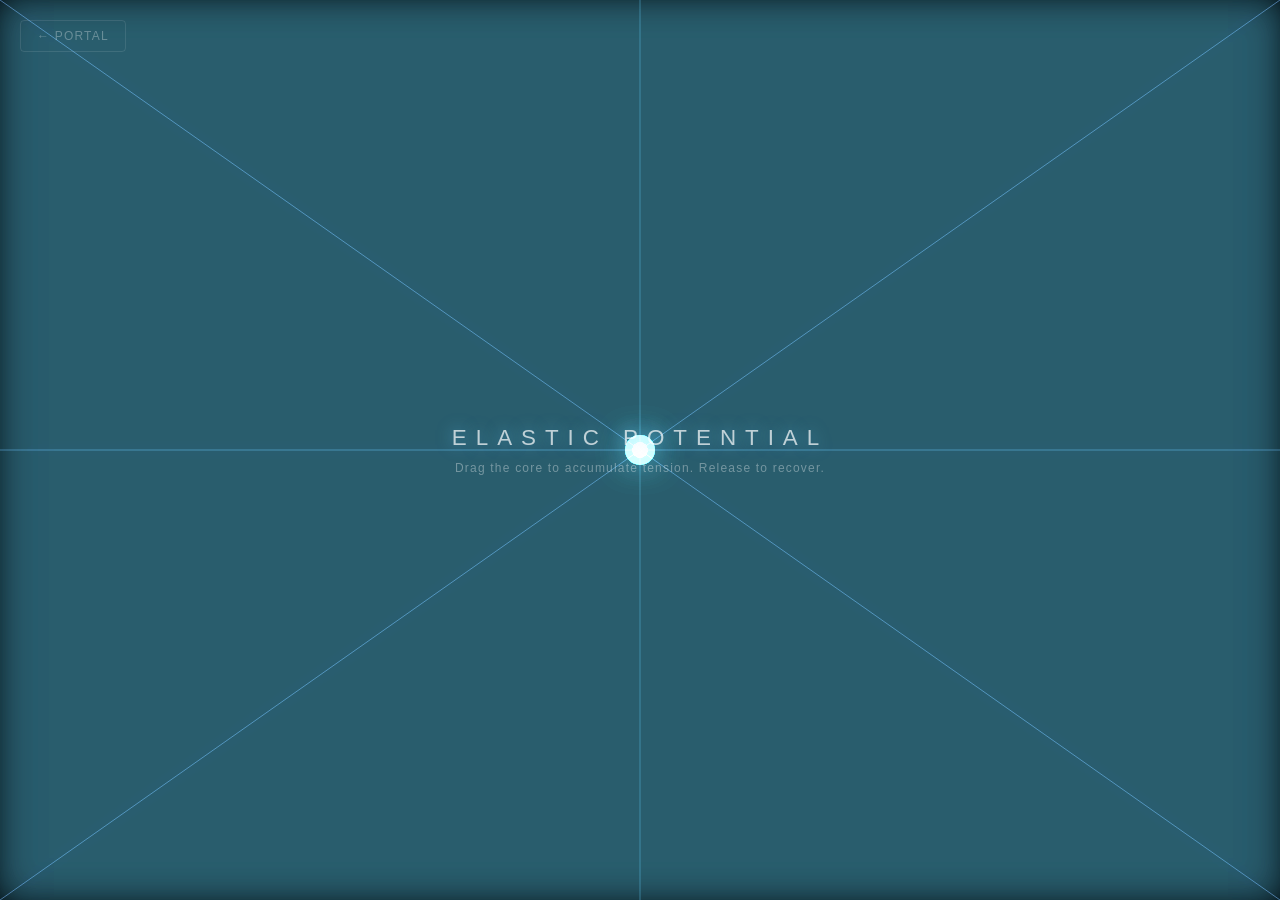
<file: apps/2026-04-01_elastic-potential/index.html>
<!DOCTYPE html>
<html lang="ja">
<head>
  <meta charset="UTF-8">
  <meta name="viewport" content="width=device-width, initial-scale=1.0">
  <title>Elastic Potential</title>
  <style>
    body, html {
      margin: 0;
      padding: 0;
      width: 100%;
      height: 100%;
      overflow: hidden;
      background-color: #030408;
      font-family: 'Inter', -apple-system, sans-serif;
      user-select: none;
      -webkit-user-select: none;
      touch-action: none;
    }

    #canvas-container {
      position: absolute;
      top: 0;
      left: 0;
      width: 100%;
      height: 100%;
      z-index: 1;
    }

    canvas {
      display: block;
      width: 100%;
      height: 100%;
    }

    #ui-layer {
      position: absolute;
      top: 0;
      left: 0;
      width: 100%;
      height: 100%;
      z-index: 10;
      display: flex;
      flex-direction: column;
      justify-content: center;
      align-items: center;
      pointer-events: none;
      transition: opacity 2s ease-in-out;
      color: rgba(255, 255, 255, 0.7);
    }

    .hidden {
      opacity: 0 !important;
    }

    h1 {
      font-weight: 200;
      letter-spacing: 0.4em;
      margin: 0 0 10px 0;
      text-transform: uppercase;
      font-size: 1.4rem;
      text-shadow: 0 0 15px rgba(100, 200, 255, 0.6);
    }

    p {
      font-weight: 300;
      letter-spacing: 0.1em;
      font-size: 0.75rem;
      opacity: 0.5;
      margin: 0;
    }

    #back-btn {
      position: absolute;
      top: 20px;
      left: 20px;
      z-index: 20;
      color: rgba(255,255,255,0.3);
      text-decoration: none;
      font-size: 0.75rem;
      letter-spacing: 0.1em;
      transition: color 0.3s;
      border: 1px solid rgba(255,255,255,0.1);
      padding: 8px 16px;
      border-radius: 4px;
      pointer-events: auto;
    }
    #back-btn:hover {
      color: rgba(255,255,255,0.8);
      border-color: rgba(255,255,255,0.4);
    }
  </style>
</head>
<body>
  <a id="back-btn" href="../../index.html">← PORTAL</a>
  
  <div id="canvas-container">
    <canvas id="canvas"></canvas>
  </div>
  
  <div id="ui-layer">
    <h1>Elastic Potential</h1>
    <p>Drag the core to accumulate tension. Release to recover.</p>
  </div>

  <script>
    const canvas = document.getElementById('canvas');
    const ctx = canvas.getContext('2d', { alpha: false });
    const uiLayer = document.getElementById('ui-layer');

    let width, height;
    let hasStarted = false;

    // --- Physics Entities ---
    let anchor = { x: 0, y: 0 };
    let core = { x: 0, y: 0, vx: 0, vy: 0 };
    let isDragging = false;
    let maxTensionReached = 0;
    let particles = [];
    let ripples = [];

    // Tethers to corners/edges
    let tethers = [];

    // --- Audio System ---
    let audioCtx;
    let masterGain;
    let tensionOsc, tensionGain, tensionFilter;
    let releaseChords = [];
    let isTensionPlaying = false;

    // F Lydian / Fmaj9#11 bright, resolving, expansive chord
    const releaseFrequencies = [174.61, 261.63, 329.63, 392.00, 493.88]; // F3, C4, E4, G4, B4

    function initAudio() {
      if (audioCtx) return;
      const AudioContext = window.AudioContext || window.webkitAudioContext;
      audioCtx = new AudioContext();
      
      masterGain = audioCtx.createGain();
      masterGain.gain.value = 0.8;
      masterGain.connect(audioCtx.destination);
      
      // Tension Synth
      tensionGain = audioCtx.createGain();
      tensionGain.gain.value = 0;
      tensionGain.connect(masterGain);
      
      tensionOsc = audioCtx.createOscillator();
      tensionOsc.type = 'sawtooth';
      tensionOsc.frequency.value = 50;
      
      tensionFilter = audioCtx.createBiquadFilter();
      tensionFilter.type = 'lowpass';
      tensionFilter.frequency.value = 100;
      tensionFilter.Q.value = 15; // High resonance for squealing tension
      
      tensionOsc.connect(tensionFilter);
      tensionFilter.connect(tensionGain);
      tensionOsc.start();
    }

    function triggerRelease(intensity) {
      if (!audioCtx) return;
      const now = audioCtx.currentTime;
      
      // Stop tension immediately
      tensionGain.gain.setTargetAtTime(0, now, 0.02);
      
      // Trigger deep impact
      const boomOsc = audioCtx.createOscillator();
      boomOsc.type = 'sine';
      boomOsc.frequency.setValueAtTime(150, now);
      boomOsc.frequency.exponentialRampToValueAtTime(30, now + 0.5);
      
      const boomGain = audioCtx.createGain();
      boomGain.gain.setValueAtTime(intensity * 1.5, now);
      boomGain.gain.exponentialRampToValueAtTime(0.001, now + 2.0);
      
      boomOsc.connect(boomGain);
      boomGain.connect(masterGain);
      boomOsc.start(now);
      boomOsc.stop(now + 2.0);
      
      // Trigger harmonious chord explosion
      releaseFrequencies.forEach((freq, idx) => {
        const chordOsc = audioCtx.createOscillator();
        // Mix sine for body and triangle for brightness
        chordOsc.type = idx % 2 === 0 ? 'sine' : 'triangle';
        chordOsc.frequency.value = freq;
        // slightly detune
        chordOsc.frequency.value += (Math.random() - 0.5) * 2;
        
        const chordGain = audioCtx.createGain();
        chordGain.gain.setValueAtTime(0, now);
        chordGain.gain.linearRampToValueAtTime(intensity * 0.2, now + 0.1);
        // Long beautiful release
        chordGain.gain.exponentialRampToValueAtTime(0.001, now + 4.0 + idx * 0.5);
        
        chordOsc.connect(chordGain);
        chordGain.connect(masterGain);
        chordOsc.start(now);
        chordOsc.stop(now + 6.0);
      });
    }

    function updateAudio(dist) {
      if (!audioCtx || !isDragging) return;
      const now = audioCtx.currentTime;
      
      // Tension scales with distance (max ~400px)
      const normalizedDist = Math.min(1.0, dist / 400);
      
      // Volume rises with distance
      tensionGain.gain.setTargetAtTime(normalizedDist * 0.3, now, 0.1);
      
      // Pitch and filter frequency rises uncomfortably with distance
      tensionOsc.frequency.setTargetAtTime(50 + normalizedDist * 150, now, 0.1);
      tensionFilter.frequency.setTargetAtTime(100 + Math.pow(normalizedDist, 2) * 2000, now, 0.1);
    }

    // --- Visual Entities ---
    class Particle {
      constructor(x, y, power) {
        this.x = x;
        this.y = y;
        const angle = Math.random() * Math.PI * 2;
        const speed = Math.random() * power * 25 + 2;
        this.vx = Math.cos(angle) * speed;
        this.vy = Math.sin(angle) * speed;
        this.size = Math.random() * 3 + 1;
        this.life = 1.0;
        this.decay = Math.random() * 0.01 + 0.005;
        // Cyan to Gold hues
        this.hue = Math.random() > 0.5 ? (180 + Math.random()*40) : (40 + Math.random()*30);
      }
      
      update() {
        this.x += this.vx;
        this.y += this.vy;
        this.vx *= 0.94; // heavy friction so they slow down beautifully
        this.vy *= 0.94;
        this.life -= this.decay;
      }
      
      draw(ctx) {
        if (this.life <= 0) return;
        ctx.fillStyle = `hsla(${this.hue}, 100%, 70%, ${this.life})`;
        ctx.beginPath();
        ctx.arc(this.x, this.y, this.size, 0, Math.PI*2);
        ctx.fill();
        
        ctx.shadowBlur = 15;
        ctx.shadowColor = `hsla(${this.hue}, 100%, 50%, ${this.life})`;
      }
    }

    class Ripple {
      constructor(x, y, power) {
        this.x = x;
        this.y = y;
        this.radius = 0;
        this.maxRadius = power * 1000 + 200;
        this.speed = power * 30 + 10;
        this.life = 1.0;
      }
      
      update() {
        this.radius += this.speed;
        this.speed *= 0.95;
        this.life -= 0.015;
      }
      
      draw(ctx) {
        if (this.life <= 0) return;
        ctx.strokeStyle = `rgba(150, 220, 255, ${this.life * 0.5})`;
        ctx.lineWidth = 2 + this.life * 5;
        ctx.beginPath();
        ctx.arc(this.x, this.y, this.radius, 0, Math.PI*2);
        ctx.stroke();
      }
    }

    function setupTethers() {
      tethers = [
        { x: 0, y: 0 },
        { x: width, y: 0 },
        { x: 0, y: height },
        { x: width, y: height },
        { x: width/2, y: 0 },
        { x: width/2, y: height },
        { x: 0, y: height/2 },
        { x: width, y: height/2 }
      ];
    }

    function resize() {
      width = canvas.width = window.innerWidth;
      height = canvas.height = window.innerHeight;
      anchor.x = width / 2;
      anchor.y = height / 2;
      
      if(!hasStarted) {
         core.x = anchor.x;
         core.y = anchor.y;
      }
      setupTethers();
    }

    // --- Input Handling ---
    let dragOffset = { x: 0, y: 0 };
    
    function onDown(e) {
      if (!hasStarted) {
        hasStarted = true;
        uiLayer.classList.add('hidden');
        initAudio();
      }
      if (audioCtx && audioCtx.state === 'suspended') audioCtx.resume();
      
      let clientX, clientY;
      if (e.touches && e.touches.length > 0) {
        clientX = e.touches[0].clientX;
        clientY = e.touches[0].clientY;
      } else {
        clientX = e.clientX;
        clientY = e.clientY;
      }
      
      const dx = clientX - core.x;
      const dy = clientY - core.y;
      
      // Grab radius is large so it's easy to interact
      if (Math.hypot(dx, dy) < 150) {
        isDragging = true;
        maxTensionReached = 0;
        dragOffset.x = core.x - clientX;
        dragOffset.y = core.y - clientY;
      }
    }

    function onMove(e) {
      if (!isDragging) return;
      
      let clientX, clientY;
      if (e.touches && e.touches.length > 0) {
        clientX = e.touches[0].clientX;
        clientY = e.touches[0].clientY;
      } else {
        clientX = e.clientX;
        clientY = e.clientY;
      }
      
      core.x = clientX + dragOffset.x;
      core.y = clientY + dragOffset.y;
      core.vx = 0;
      core.vy = 0;
    }

    function onUp(e) {
      if (isDragging) {
        isDragging = false;
        
        // Calculate tension released
        const dist = Math.hypot(core.x - anchor.x, core.y - anchor.y);
        const normalizedPower = Math.min(1.0, dist / 400); // 0.0 to 1.0
        
        if (normalizedPower > 0.1) {
          triggerRelease(normalizedPower);
          
          // Generate Particles & Ripple
          const numP = Math.floor(normalizedPower * 400 + 50);
          for(let i=0; i<numP; i++) {
            particles.push(new Particle(core.x, core.y, normalizedPower));
          }
          ripples.push(new Ripple(core.x, core.y, normalizedPower));
        } else {
           // Muted release if just slightly dragged
           if(audioCtx && tensionGain) {
             tensionGain.gain.setTargetAtTime(0, audioCtx.currentTime, 0.1);
           }
        }
      }
    }

    window.addEventListener('resize', resize);
    window.addEventListener('mousedown', onDown);
    window.addEventListener('mousemove', onMove);
    window.addEventListener('mouseup', onUp);
    
    window.addEventListener('touchstart', onDown, {passive: false});
    window.addEventListener('touchmove', onMove, {passive: false});
    window.addEventListener('touchend', onUp);

    resize();

    // --- Main Loop ---
    let frameTime = 0;

    function animate() {
      // Clear with very dark trailing effect
      ctx.globalCompositeOperation = 'source-over';
      ctx.fillStyle = `rgba(3, 4, 8, 0.3)`;
      ctx.fillRect(0, 0, width, height);
      
      ctx.globalCompositeOperation = 'lighter';
      frameTime += 0.01;

      const distFromAnchor = Math.hypot(core.x - anchor.x, core.y - anchor.y);
      const normalizedDist = Math.min(1.0, distFromAnchor / 400);
      
      if (!isDragging) {
        // --- Spring Physics (Recovery / Snap back) ---
        const k = 0.08; // Spring stiffness
        const damp = 0.85; // Damping / Friction
        
        const forceX = (anchor.x - core.x) * k;
        const forceY = (anchor.y - core.y) * k;
        
        core.vx += forceX;
        core.vy += forceY;
        
        core.vx *= damp;
        core.vy *= damp;
        
        core.x += core.vx;
        core.y += core.vy;
      } else {
        // Update audio tension
        updateAudio(distFromAnchor);
        if (normalizedDist > maxTensionReached) maxTensionReached = normalizedDist;
      }

      // Draw Tethers (Tension Lines)
      ctx.lineWidth = 1;
      for (let t of tethers) {
        const dx = t.x - core.x;
        const dy = t.y - core.y;
        const distSq = dx*dx + dy*dy;
        const tension = Math.min(1.0, distSq / (width*width + height*height));
        
        // Color shifts from cyan to deep red/purple under tension
        let r = 80 + tension * 170;
        let g = 200 - tension * 150;
        let b = 255 - tension * 100;
        
        // Add jitter if stretched too far (agony of tension)
        let jx = 0;
        let jy = 0;
        if (isDragging && distFromAnchor > 300) {
           const shake = (distFromAnchor - 300) * 0.05;
           jx = (Math.random()-0.5) * shake;
           jy = (Math.random()-0.5) * shake;
        }

        ctx.strokeStyle = `rgba(${r}, ${g}, ${b}, ${0.1 + tension * 0.3})`;
        ctx.beginPath();
        ctx.moveTo(t.x, t.y);
        ctx.lineTo(core.x + jx, core.y + jy);
        ctx.stroke();
      }

      // Draw Ripples
      for (let i = ripples.length - 1; i >= 0; i--) {
        const r = ripples[i];
        r.update();
        r.draw(ctx);
        if (r.life <= 0) ripples.splice(i, 1);
      }

      // Draw Particles
      ctx.shadowBlur = 0; // reset for performance
      for (let i = particles.length - 1; i >= 0; i--) {
        const p = particles[i];
        p.update();
        p.draw(ctx);
        if (p.life <= 0) particles.splice(i, 1);
      }

      // Draw Core
      // Core pulses gently, but vibrates when dragged heavily
      let coreShakeX = 0;
      let coreShakeY = 0;
      if (isDragging) {
         coreShakeX = (Math.random()-0.5) * (normalizedDist * 10);
         coreShakeY = (Math.random()-0.5) * (normalizedDist * 10);
      }
      
      const coreR = isDragging ? Math.floor(100 + normalizedDist * 155) : 100;
      const coreG = isDragging ? Math.floor(200 - normalizedDist * 150) : 220;
      const coreB = 255;
      
      // Halo
      const pulse = Math.sin(frameTime * 5) * 5;
      const baseRadius = 15;
      
      ctx.fillStyle = `rgba(${coreR}, ${coreG}, ${coreB}, 0.8)`;
      ctx.beginPath();
      ctx.arc(core.x + coreShakeX, core.y + coreShakeY, baseRadius, 0, Math.PI*2);
      ctx.fill();
      
      ctx.shadowBlur = 30 + normalizedDist * 40 + pulse;
      ctx.shadowColor = `rgba(${coreR}, ${coreG}, ${coreB}, 1.0)`;
      ctx.fillStyle = '#fff';
      ctx.beginPath();
      ctx.arc(core.x + coreShakeX, core.y + coreShakeY, baseRadius * 0.5, 0, Math.PI*2);
      ctx.fill();

      requestAnimationFrame(animate);
    }

    animate();
  </script>
</body>
</html>
</file>
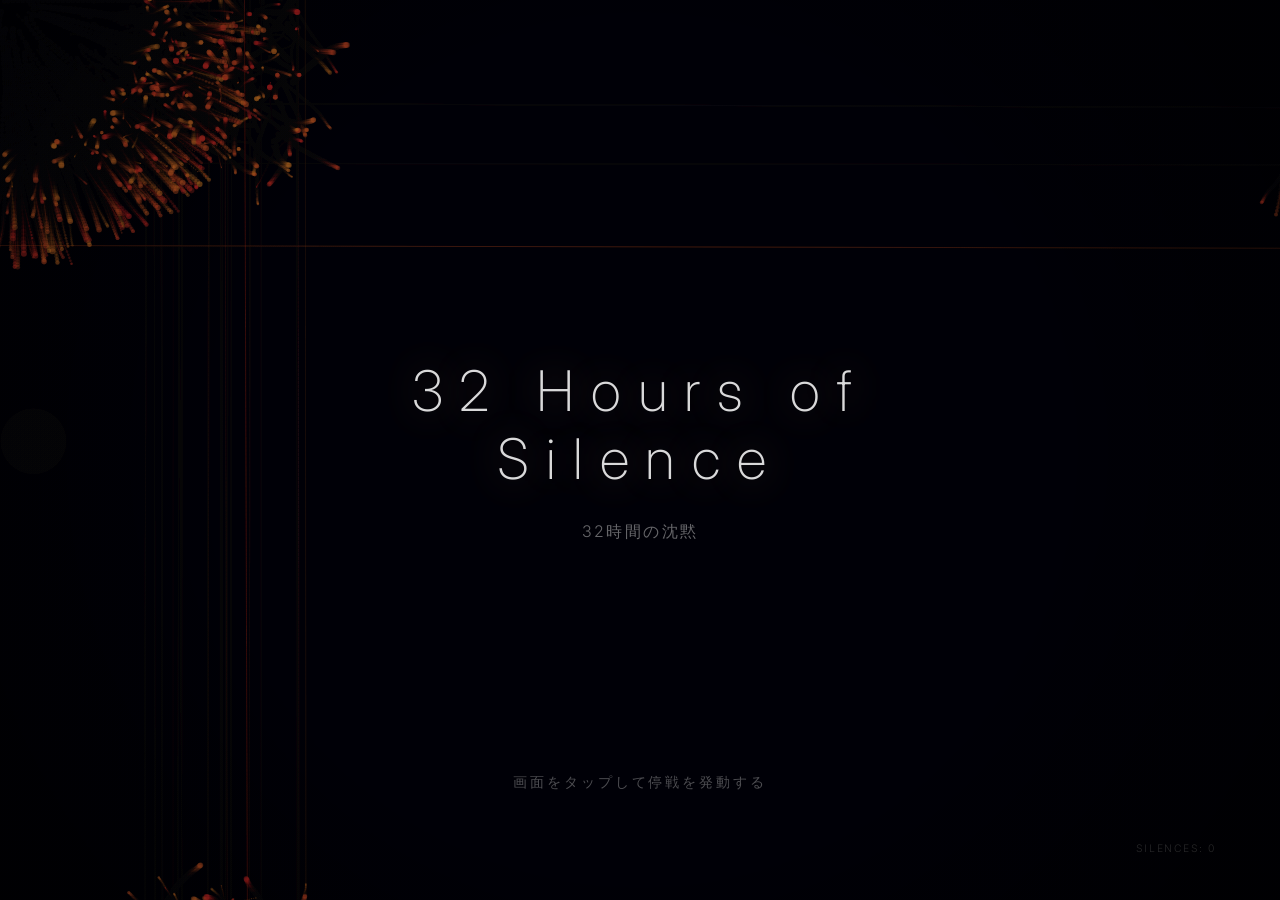
<file: apps/2026-04-10_32-hours-of-silence/index.html>
<!DOCTYPE html>
<html lang="ja">
<head>
<meta charset="UTF-8">
<meta name="viewport" content="width=device-width, initial-scale=1.0, user-scalable=no">
<title>32 Hours of Silence — 32時間の沈黙</title>
<meta name="description" content="砲火が止まる32時間。ビートが止まった永遠。沈黙の中に、復活の鐘が聴こえる。">
<style>
  @import url('https://fonts.googleapis.com/css2?family=Inter:wght@200;300;400&display=swap');

  * { margin: 0; padding: 0; box-sizing: border-box; }

  body {
    background: #0a0a0f;
    overflow: hidden;
    font-family: 'Inter', sans-serif;
    cursor: crosshair;
    -webkit-tap-highlight-color: transparent;
    user-select: none;
  }

  canvas {
    display: block;
    position: fixed;
    top: 0; left: 0;
    width: 100%; height: 100%;
  }

  #ui {
    position: fixed;
    z-index: 10;
    pointer-events: none;
    width: 100%; height: 100%;
  }

  #title-overlay {
    position: fixed;
    top: 50%; left: 50%;
    transform: translate(-50%, -50%);
    text-align: center;
    z-index: 20;
    transition: opacity 2s ease;
    pointer-events: none;
  }

  #title-overlay h1 {
    font-size: clamp(1.5rem, 5vw, 3.5rem);
    font-weight: 200;
    color: rgba(255, 255, 255, 0.85);
    letter-spacing: 0.3em;
    margin-bottom: 0.5em;
    text-shadow: 0 0 40px rgba(255, 200, 150, 0.3);
  }

  #title-overlay .subtitle {
    font-size: clamp(0.7rem, 2vw, 1rem);
    font-weight: 300;
    color: rgba(255, 255, 255, 0.4);
    letter-spacing: 0.15em;
  }

  #ceasefire-prompt {
    position: fixed;
    bottom: 12%;
    left: 50%;
    transform: translateX(-50%);
    text-align: center;
    z-index: 20;
    pointer-events: none;
    transition: opacity 1.5s ease;
  }

  #ceasefire-prompt .prompt-text {
    font-size: clamp(0.65rem, 1.8vw, 0.9rem);
    font-weight: 300;
    color: rgba(255, 255, 255, 0.3);
    letter-spacing: 0.2em;
    animation: pulse-prompt 3s ease-in-out infinite;
  }

  @keyframes pulse-prompt {
    0%, 100% { opacity: 0.3; }
    50% { opacity: 0.7; }
  }

  #timer-display {
    position: fixed;
    top: 8%;
    left: 50%;
    transform: translateX(-50%);
    z-index: 20;
    pointer-events: none;
    opacity: 0;
    transition: opacity 2s ease;
  }

  #timer-display .time {
    font-size: clamp(2rem, 8vw, 5rem);
    font-weight: 200;
    color: rgba(255, 255, 255, 0.7);
    letter-spacing: 0.15em;
    font-variant-numeric: tabular-nums;
    text-shadow: 0 0 60px rgba(200, 220, 255, 0.2);
  }

  #timer-display .label {
    font-size: clamp(0.5rem, 1.5vw, 0.75rem);
    font-weight: 300;
    color: rgba(255, 255, 255, 0.25);
    letter-spacing: 0.3em;
    text-align: center;
    margin-top: 0.3em;
  }

  #silence-count {
    position: fixed;
    bottom: 5%;
    right: 5%;
    z-index: 20;
    pointer-events: none;
    font-size: clamp(0.5rem, 1.2vw, 0.65rem);
    font-weight: 300;
    color: rgba(255, 255, 255, 0.15);
    letter-spacing: 0.15em;
  }

  .screen-flash {
    position: fixed;
    top: 0; left: 0;
    width: 100%; height: 100%;
    background: rgba(255, 255, 255, 0.03);
    z-index: 5;
    pointer-events: none;
    animation: flash 0.8s ease-out forwards;
  }

  @keyframes flash {
    0% { opacity: 1; }
    100% { opacity: 0; }
  }
</style>
</head>
<body>

<canvas id="canvas"></canvas>

<div id="ui">
  <div id="title-overlay">
    <h1>32 Hours of Silence</h1>
    <div class="subtitle">32時間の沈黙</div>
  </div>

  <div id="ceasefire-prompt">
    <div class="prompt-text">画面をタップして停戦を発動する</div>
  </div>

  <div id="timer-display">
    <div class="time" id="timer-text">32:00</div>
    <div class="label">CEASEFIRE REMAINING</div>
  </div>

  <div id="silence-count">SILENCES: <span id="count-value">0</span></div>
</div>

<script>
// ============================================================
// 32 Hours of Silence — 32時間の沈黙
// 停戦の沈黙をインタラクティブアートとして表現
// ============================================================

const canvas = document.getElementById('canvas');
const ctx = canvas.getContext('2d');

// --- Audio Context ---
let audioCtx = null;
let noiseNode = null;
let noiseGain = null;
let bellNodes = [];
let masterGain = null;
let droneOsc = null;
let droneGain = null;

function initAudio() {
  if (audioCtx) return;
  audioCtx = new (window.AudioContext || window.webkitAudioContext)();
  masterGain = audioCtx.createGain();
  masterGain.gain.value = 0.4;
  masterGain.connect(audioCtx.destination);

  // War noise — brown noise
  const bufferSize = 2 * audioCtx.sampleRate;
  const noiseBuffer = audioCtx.createBuffer(1, bufferSize, audioCtx.sampleRate);
  const output = noiseBuffer.getChannelData(0);
  let lastOut = 0;
  for (let i = 0; i < bufferSize; i++) {
    const white = Math.random() * 2 - 1;
    output[i] = (lastOut + (0.02 * white)) / 1.02;
    lastOut = output[i];
    output[i] *= 3.5;
  }
  noiseNode = audioCtx.createBufferSource();
  noiseNode.buffer = noiseBuffer;
  noiseNode.loop = true;
  noiseGain = audioCtx.createGain();
  noiseGain.gain.value = 0.35;

  // Filter the noise — rumbling war sound
  const noiseFilter = audioCtx.createBiquadFilter();
  noiseFilter.type = 'lowpass';
  noiseFilter.frequency.value = 200;
  noiseFilter.Q.value = 1;

  noiseNode.connect(noiseFilter);
  noiseFilter.connect(noiseGain);
  noiseGain.connect(masterGain);
  noiseNode.start();
}

function playBell(freq, delay) {
  if (!audioCtx) return;
  const osc = audioCtx.createOscillator();
  const gain = audioCtx.createGain();
  const osc2 = audioCtx.createOscillator();

  osc.type = 'sine';
  osc.frequency.value = freq;
  osc2.type = 'sine';
  osc2.frequency.value = freq * 2.001; // slight detuning for bell character

  const gain2 = audioCtx.createGain();
  gain2.gain.value = 0.15;

  gain.gain.setValueAtTime(0, audioCtx.currentTime + delay);
  gain.gain.linearRampToValueAtTime(0.2, audioCtx.currentTime + delay + 0.5);
  gain.gain.exponentialRampToValueAtTime(0.001, audioCtx.currentTime + delay + 8);

  gain2.gain.setValueAtTime(0, audioCtx.currentTime + delay);
  gain2.gain.linearRampToValueAtTime(0.15, audioCtx.currentTime + delay + 0.3);
  gain2.gain.exponentialRampToValueAtTime(0.001, audioCtx.currentTime + delay + 5);

  osc.connect(gain);
  osc2.connect(gain2);
  gain.connect(masterGain);
  gain2.connect(masterGain);

  osc.start(audioCtx.currentTime + delay);
  osc.stop(audioCtx.currentTime + delay + 10);
  osc2.start(audioCtx.currentTime + delay);
  osc2.stop(audioCtx.currentTime + delay + 7);
}

function startBells() {
  // Easter bell sequence — E major / C# minor
  const bellFreqs = [329.63, 415.30, 493.88, 659.26, 554.37, 440.00];
  bellFreqs.forEach((f, i) => {
    playBell(f, i * 2.5 + Math.random() * 0.5);
  });
}

function startDrone() {
  if (!audioCtx || droneOsc) return;
  droneOsc = audioCtx.createOscillator();
  droneGain = audioCtx.createGain();
  droneOsc.type = 'sine';
  droneOsc.frequency.value = 110; // A2
  droneGain.gain.value = 0;
  droneGain.gain.linearRampToValueAtTime(0.08, audioCtx.currentTime + 4);
  droneOsc.connect(droneGain);
  droneGain.connect(masterGain);
  droneOsc.start();

  // Add a fifth
  const droneOsc2 = audioCtx.createOscillator();
  const droneGain2 = audioCtx.createGain();
  droneOsc2.type = 'sine';
  droneOsc2.frequency.value = 164.81; // E3
  droneGain2.gain.value = 0;
  droneGain2.gain.linearRampToValueAtTime(0.05, audioCtx.currentTime + 6);
  droneOsc2.connect(droneGain2);
  droneGain2.connect(masterGain);
  droneOsc2.start();
}

function fadeNoise(targetVolume, duration) {
  if (!noiseGain) return;
  noiseGain.gain.linearRampToValueAtTime(targetVolume, audioCtx.currentTime + duration);
}

// --- State ---
const state = {
  phase: 'war',     // 'war', 'ceasefire', 'aftermath'
  ceasefireTimer: 0,
  ceasefireDuration: 32, // 32 seconds
  silenceCount: 0,
  warmth: 0,         // accumulates per ceasefire
  mouseX: 0,
  mouseY: 0,
  titleFadeStart: 0,
  started: false,
  lastTime: 0,
};

// --- Particles ---
const PARTICLE_COUNT = 400;
const particles = [];

class Particle {
  constructor() {
    this.reset();
    this.frozenX = 0;
    this.frozenY = 0;
    this.frozen = false;
    this.glowIntensity = 0;
  }

  reset() {
    this.x = Math.random() * canvas.width;
    this.y = Math.random() * canvas.height;
    this.vx = (Math.random() - 0.5) * 4;
    this.vy = (Math.random() - 0.5) * 4;
    this.size = Math.random() * 2.5 + 0.5;
    this.life = Math.random();
    this.maxLife = 0.6 + Math.random() * 0.4;
    this.hue = 0 + Math.random() * 30;        // red-orange (war)
    this.baseSpeed = Math.random() * 2 + 1;
    this.trail = [];
  }

  update(dt, phase, warmth) {
    if (phase === 'ceasefire' && !this.frozen) {
      // Freeze
      this.frozen = true;
      this.frozenX = this.x;
      this.frozenY = this.y;
      this.glowIntensity = 0;
    }

    if (phase === 'ceasefire') {
      // Glow up like stars
      this.glowIntensity = Math.min(1, this.glowIntensity + dt * 0.3);
      // Slight drift towards center (moon gravity)
      const cx = canvas.width / 2;
      const cy = canvas.height / 2;
      const dx = cx - this.x;
      const dy = cy - this.y;
      const dist = Math.sqrt(dx*dx + dy*dy);
      this.x += (dx / dist) * 0.15 * dt;
      this.y += (dy / dist) * 0.15 * dt;
      return;
    }

    this.frozen = false;
    this.glowIntensity = Math.max(0, this.glowIntensity - dt * 0.5);

    // War / Aftermath physics
    const turbulence = phase === 'war' ? 1.0 : Math.max(0.2, 1.0 - warmth * 0.1);
    const chaosX = (Math.random() - 0.5) * 8 * turbulence;
    const chaosY = (Math.random() - 0.5) * 8 * turbulence;

    this.vx += chaosX * dt;
    this.vy += chaosY * dt;

    // Damping
    const damping = phase === 'aftermath' ? 0.96 : 0.98;
    this.vx *= damping;
    this.vy *= damping;

    // Speed limit
    const speed = Math.sqrt(this.vx * this.vx + this.vy * this.vy);
    const maxSpeed = phase === 'aftermath' ? 3 - warmth * 0.15 : 5;
    if (speed > maxSpeed) {
      this.vx = (this.vx / speed) * maxSpeed;
      this.vy = (this.vy / speed) * maxSpeed;
    }

    this.x += this.vx;
    this.y += this.vy;

    // Store trail
    this.trail.push({ x: this.x, y: this.y });
    if (this.trail.length > 8) this.trail.shift();

    // Wrap around
    if (this.x < -10) this.x = canvas.width + 10;
    if (this.x > canvas.width + 10) this.x = -10;
    if (this.y < -10) this.y = canvas.height + 10;
    if (this.y > canvas.height + 10) this.y = -10;

    // Color shift with warmth
    if (phase === 'aftermath') {
      this.hue = this.hue + (200 + warmth * 20 - this.hue) * 0.005;
    }
  }

  draw(ctx, phase, warmth) {
    const alpha = phase === 'ceasefire'
      ? 0.3 + this.glowIntensity * 0.7
      : 0.3 + Math.random() * 0.3;

    const hue = phase === 'ceasefire' ? 220 + Math.random() * 40 : this.hue;
    const sat = phase === 'ceasefire' ? '30%' : '70%';
    const light = phase === 'ceasefire'
      ? `${60 + this.glowIntensity * 35}%`
      : `${40 + warmth * 2}%`;

    // Trail
    if (phase !== 'ceasefire' && this.trail.length > 2) {
      ctx.beginPath();
      ctx.moveTo(this.trail[0].x, this.trail[0].y);
      for (let i = 1; i < this.trail.length; i++) {
        ctx.lineTo(this.trail[i].x, this.trail[i].y);
      }
      ctx.strokeStyle = `hsla(${hue}, ${sat}, ${light}, ${alpha * 0.2})`;
      ctx.lineWidth = this.size * 0.5;
      ctx.stroke();
    }

    // Particle
    ctx.beginPath();
    const drawSize = phase === 'ceasefire'
      ? this.size * (1 + this.glowIntensity * 1.5)
      : this.size;
    ctx.arc(this.x, this.y, drawSize, 0, Math.PI * 2);
    ctx.fillStyle = `hsla(${hue}, ${sat}, ${light}, ${alpha})`;
    ctx.fill();

    // Glow in ceasefire
    if (phase === 'ceasefire' && this.glowIntensity > 0.3) {
      ctx.beginPath();
      ctx.arc(this.x, this.y, drawSize * 3, 0, Math.PI * 2);
      ctx.fillStyle = `hsla(${hue}, 20%, 80%, ${this.glowIntensity * 0.08})`;
      ctx.fill();
    }
  }
}

for (let i = 0; i < PARTICLE_COUNT; i++) {
  particles.push(new Particle());
}

// --- Shockwave effects ---
const shockwaves = [];

class Shockwave {
  constructor(x, y) {
    this.x = x;
    this.y = y;
    this.radius = 0;
    this.maxRadius = Math.max(canvas.width, canvas.height) * 0.8;
    this.life = 1;
  }

  update(dt) {
    this.radius += dt * 300;
    this.life -= dt * 0.4;
  }

  draw(ctx) {
    if (this.life <= 0) return;
    ctx.beginPath();
    ctx.arc(this.x, this.y, this.radius, 0, Math.PI * 2);
    ctx.strokeStyle = `rgba(200, 220, 255, ${this.life * 0.15})`;
    ctx.lineWidth = 2;
    ctx.stroke();
  }
}

// --- Moon light ---
function drawMoonlight(ctx, progress) {
  if (progress <= 0) return;
  const cx = canvas.width / 2;
  const cy = canvas.height * 0.25;
  const maxRadius = Math.min(canvas.width, canvas.height) * 0.4;

  const gradient = ctx.createRadialGradient(cx, cy, 0, cx, cy, maxRadius);
  gradient.addColorStop(0, `rgba(220, 230, 255, ${progress * 0.08})`);
  gradient.addColorStop(0.3, `rgba(200, 210, 240, ${progress * 0.04})`);
  gradient.addColorStop(1, 'rgba(200, 210, 240, 0)');

  ctx.fillStyle = gradient;
  ctx.fillRect(0, 0, canvas.width, canvas.height);

  // Moon disc
  ctx.beginPath();
  ctx.arc(cx, cy, 30 * progress, 0, Math.PI * 2);
  ctx.fillStyle = `rgba(240, 245, 255, ${progress * 0.3})`;
  ctx.fill();

  // Moon glow
  ctx.beginPath();
  ctx.arc(cx, cy, 60 * progress, 0, Math.PI * 2);
  ctx.fillStyle = `rgba(220, 230, 255, ${progress * 0.05})`;
  ctx.fill();
}

// --- Random war flashes ---
let nextFlashTime = 0;
function warFlash(time) {
  if (state.phase !== 'war' || time < nextFlashTime) return;
  nextFlashTime = time + 500 + Math.random() * 2000;

  // Brief flash on canvas
  const x = Math.random() * canvas.width;
  const y = Math.random() * canvas.height;
  ctx.beginPath();
  ctx.arc(x, y, 20 + Math.random() * 30, 0, Math.PI * 2);
  ctx.fillStyle = `rgba(255, ${150 + Math.random() * 50}, ${50 + Math.random() * 50}, ${0.05 + Math.random() * 0.08})`;
  ctx.fill();
}

// --- Resize ---
function resize() {
  canvas.width = window.innerWidth;
  canvas.height = window.innerHeight;
}
window.addEventListener('resize', resize);
resize();

// --- Input ---
function handleCeasefire(x, y) {
  initAudio();

  if (!state.started) {
    state.started = true;
    state.titleFadeStart = performance.now();
    document.getElementById('title-overlay').style.opacity = '0';
    setTimeout(() => {
      document.getElementById('title-overlay').style.display = 'none';
    }, 2000);
  }

  if (state.phase === 'war' || state.phase === 'aftermath') {
    // Activate ceasefire
    state.phase = 'ceasefire';
    state.ceasefireTimer = state.ceasefireDuration;
    state.silenceCount++;
    document.getElementById('count-value').textContent = state.silenceCount;

    // UI
    document.getElementById('ceasefire-prompt').style.opacity = '0';
    document.getElementById('timer-display').style.opacity = '1';

    // Audio
    fadeNoise(0, 3);
    setTimeout(() => startBells(), 1500);
    setTimeout(() => startDrone(), 3000);

    // Shockwave
    shockwaves.push(new Shockwave(x, y));

    // Screen flash
    const flashEl = document.createElement('div');
    flashEl.className = 'screen-flash';
    document.body.appendChild(flashEl);
    setTimeout(() => flashEl.remove(), 1000);
  }
}

canvas.addEventListener('click', (e) => handleCeasefire(e.clientX, e.clientY));
canvas.addEventListener('touchstart', (e) => {
  e.preventDefault();
  const t = e.touches[0];
  handleCeasefire(t.clientX, t.clientY);
}, { passive: false });

canvas.addEventListener('mousemove', (e) => {
  state.mouseX = e.clientX;
  state.mouseY = e.clientY;
});
canvas.addEventListener('touchmove', (e) => {
  e.preventDefault();
  state.mouseX = e.touches[0].clientX;
  state.mouseY = e.touches[0].clientY;
}, { passive: false });

// --- Main Loop ---
let lastTimestamp = 0;
function animate(timestamp) {
  const dt = Math.min((timestamp - lastTimestamp) / 1000, 0.1);
  lastTimestamp = timestamp;

  // Background
  const bgAlpha = state.phase === 'ceasefire' ? 0.03 : 0.08;
  ctx.fillStyle = `rgba(10, 10, 15, ${bgAlpha})`;
  ctx.fillRect(0, 0, canvas.width, canvas.height);

  // Ceasefire timer
  if (state.phase === 'ceasefire') {
    state.ceasefireTimer -= dt;
    const remaining = Math.max(0, state.ceasefireTimer);
    const mins = Math.floor(remaining / 60);
    const secs = Math.floor(remaining % 60);
    document.getElementById('timer-text').textContent =
      `${String(mins).padStart(2, '0')}:${String(secs).padStart(2, '0')}`;

    // Moon light fades in
    const ceasefireProgress = 1 - (state.ceasefireTimer / state.ceasefireDuration);
    drawMoonlight(ctx, Math.min(1, ceasefireProgress * 2));

    if (state.ceasefireTimer <= 0) {
      // End ceasefire
      state.phase = 'aftermath';
      state.warmth += 1;
      document.getElementById('timer-display').style.opacity = '0';
      document.getElementById('ceasefire-prompt').style.opacity = '1';

      // Audio: noise returns but softer
      const newVolume = Math.max(0.05, 0.35 - state.warmth * 0.05);
      fadeNoise(newVolume, 4);

      // Fade out drone
      if (droneGain) {
        droneGain.gain.linearRampToValueAtTime(0, audioCtx.currentTime + 5);
        droneOsc = null;
        droneGain = null;
      }
    }
  }

  // War flashes
  warFlash(timestamp);

  // Particles
  for (const p of particles) {
    p.update(dt, state.phase, state.warmth);
    p.draw(ctx, state.phase, state.warmth);
  }

  // Shockwaves
  for (let i = shockwaves.length - 1; i >= 0; i--) {
    shockwaves[i].update(dt);
    shockwaves[i].draw(ctx);
    if (shockwaves[i].life <= 0) shockwaves.splice(i, 1);
  }

  // Mouse interaction (war phase: disturbance, aftermath: gentle attraction)
  if (state.phase !== 'ceasefire') {
    for (const p of particles) {
      const dx = p.x - state.mouseX;
      const dy = p.y - state.mouseY;
      const dist = Math.sqrt(dx * dx + dy * dy);
      if (dist < 150) {
        const force = (150 - dist) / 150;
        if (state.phase === 'war') {
          // Repel violently
          p.vx += (dx / dist) * force * 3;
          p.vy += (dy / dist) * force * 3;
        } else {
          // Gentle orbit in aftermath
          p.vx += (-dy / dist) * force * 0.5;
          p.vy += (dx / dist) * force * 0.5;
        }
      }
    }
  }

  // Scan line effect (war only)
  if (state.phase === 'war') {
    for (let y = 0; y < canvas.height; y += 4) {
      ctx.fillStyle = `rgba(0, 0, 0, ${0.03 + Math.random() * 0.02})`;
      ctx.fillRect(0, y, canvas.width, 1);
    }
  }

  // Vignette
  const vigGrad = ctx.createRadialGradient(
    canvas.width/2, canvas.height/2, canvas.width * 0.2,
    canvas.width/2, canvas.height/2, canvas.width * 0.8
  );
  vigGrad.addColorStop(0, 'rgba(0,0,0,0)');
  vigGrad.addColorStop(1, `rgba(0,0,0,${state.phase === 'ceasefire' ? 0.5 : 0.3})`);
  ctx.fillStyle = vigGrad;
  ctx.fillRect(0, 0, canvas.width, canvas.height);

  requestAnimationFrame(animate);
}

requestAnimationFrame(animate);
</script>
</body>
</html>
</file>
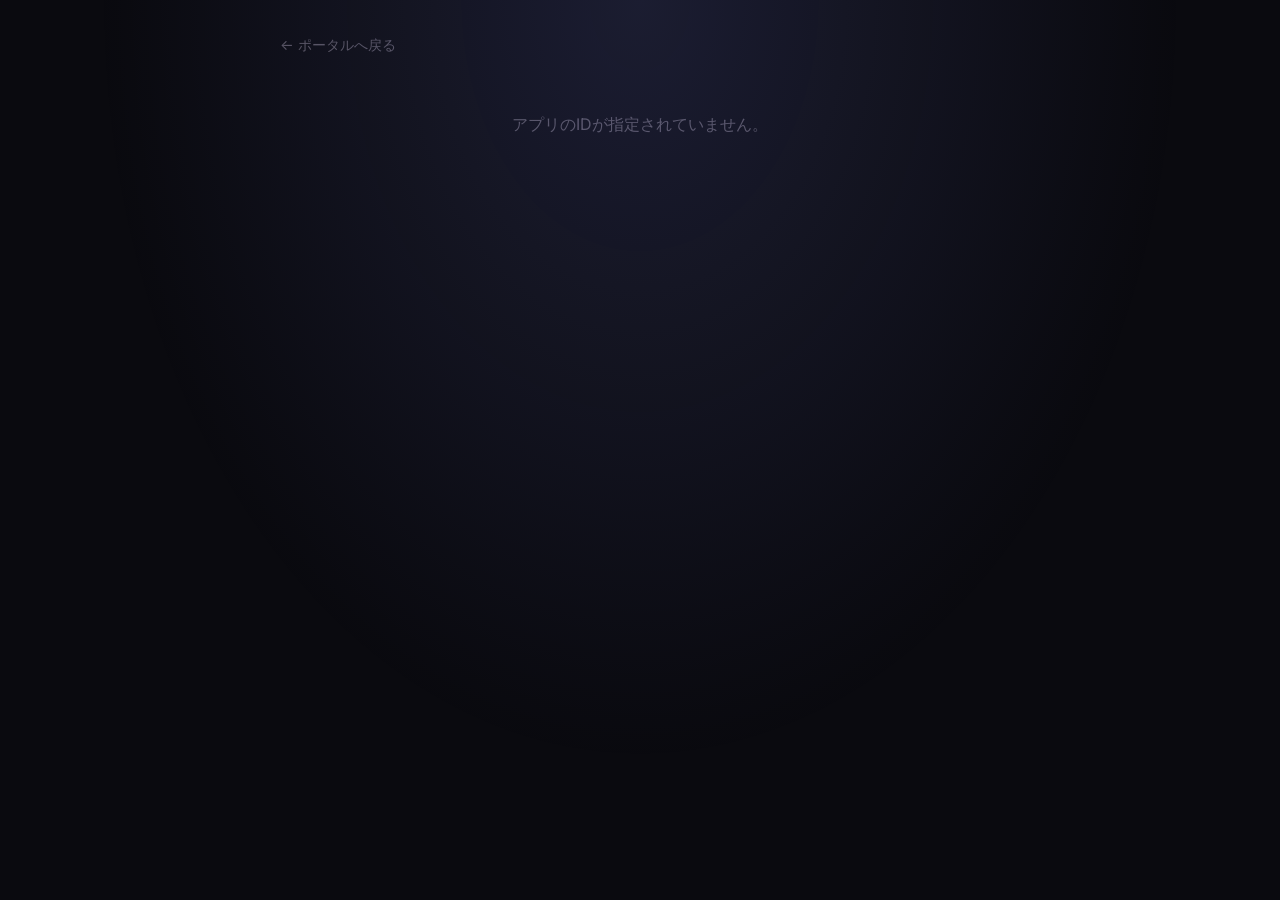
<file: feeling.html>
<!DOCTYPE html>
<html lang="ja">

<head>
    <meta charset="UTF-8" />
    <meta name="viewport" content="width=device-width, initial-scale=1.0" />
    <title>酵母の感覚 — Daily Ferment</title>
    <link rel="stylesheet" href="style.css" />
    <style>
        /* feeling.html 固有のレイアウト */
        body {
            display: flex;
            flex-direction: column;
            align-items: center;
            padding: var(--space-xl) var(--space-md);
        }

        .feeling-container {
            width: 100%;
            max-width: 720px;
        }

        .back-link {
            display: inline-flex;
            align-items: center;
            gap: 8px;
            color: var(--text-muted);
            text-decoration: none;
            font-size: 0.9rem;
            margin-bottom: var(--space-lg);
            transition: color 0.2s;
        }

        .back-link:hover {
            color: var(--text-heading);
        }

        .feeling-header {
            margin-bottom: var(--space-lg);
            padding-bottom: var(--space-md);
            border-bottom: 1px solid var(--glass-border);
        }

        .feeling-header h1 {
            font-size: 1.8rem;
            margin-bottom: var(--space-xs);
        }

        .feeling-meta {
            font-family: var(--font-mono);
            font-size: 0.8rem;
            color: var(--text-muted);
            display: flex;
            gap: var(--space-sm);
        }

        .feeling-content {
            background: rgba(255, 255, 255, 0.02);
            border: 1px solid var(--glass-border);
            border-radius: var(--radius-md);
            padding: var(--space-lg);
            font-size: 0.95rem;
            line-height: 1.8;
            color: var(--text-body);
            white-space: pre-wrap;
            /* 改行をそのまま表示 */
        }

        /* markdown風の強調に対応（簡易的） */
        .feeling-content strong {
            color: var(--text-heading);
            font-weight: 600;
        }

        .loading-text,
        .error-text {
            text-align: center;
            color: var(--text-muted);
            padding: var(--space-xl);
        }
    </style>
</head>

<body>
    <div class="feeling-container">
        <a href="index.html" class="back-link">← ポータルへ戻る</a>

        <div id="content-area">
            <div class="loading-text">記録を読み込んでいます...</div>
        </div>
    </div>

    <script>
        async function loadFeeling() {
            const urlParams = new URLSearchParams(window.location.search);
            const slug = urlParams.get('id');
            const contentArea = document.getElementById('content-area');

            if (!slug) {
                contentArea.innerHTML = '<div class="error-text">アプリのIDが指定されていません。</div>';
                return;
            }

            try {
                const res = await fetch('catalog.json');
                if (!res.ok) throw new Error('カタログの読み込みに失敗しました。');
                const apps = await res.json();

                const app = apps.find(a => a.slug === slug);
                if (!app) {
                    contentArea.innerHTML = '<div class="error-text">指定されたアプリが見つかりません。</div>';
                    return;
                }

                const env = app.environment_snapshot;
                if (!env || (!env.detailed_feeling && !env.feeling)) {
                    contentArea.innerHTML = '<div class="error-text">このアプリには発酵の記録がありません。</div>';
                    return;
                }

                // 簡易Markdown太字パース処理
                let text = env.detailed_feeling || env.feeling;
                text = text.replace(/\*\*(.*?)\*\*/g, '<strong>$1</strong>');

                contentArea.innerHTML = `
          <div class="feeling-header">
            <div class="feeling-meta">
              <span>${app.date}</span>
              <span>${app.origin === 'ferment' ? '🧫 酵母による発酵' : '🧑‍🔬 人間による改良'}</span>
            </div>
            <h1>${app.title} — 発酵の記録</h1>
          </div>
          <div class="feeling-content">${text}</div>
          
          <div style="margin-top: 32px; text-align: center;">
            <a href="apps/${app.date}_${app.slug}/index.html" class="reaction-btn" style="text-decoration: none; display: inline-block; padding: 12px 24px;">
              アプリを体験する ✨
            </a>
          </div>
        `;
            } catch (err) {
                contentArea.innerHTML = `<div class="error-text">エラーが発生しました: ${err.message}</div>`;
            }
        }

        loadFeeling();
    </script>
</body>

</html>
</file>
<file: style.css>
/* ===== Daily Ferment — Design System ===== */

@import url('https://fonts.googleapis.com/css2?family=Inter:wght@300;400;500;600;700;800;900&family=JetBrains+Mono:wght@400;500&display=swap');

:root {
  /* Colors — Deep fermentation palette */
  --bg-primary: #0a0a0f;
  --bg-secondary: #12121a;
  --bg-card: rgba(255, 255, 255, 0.03);
  --bg-card-hover: rgba(255, 255, 255, 0.06);
  --glass-border: rgba(255, 255, 255, 0.08);
  --glass-border-hover: rgba(255, 255, 255, 0.15);

  --text-primary: #e8e6e3;
  --text-secondary: #8a8690;
  --text-muted: #55515c;

  --accent-1: #c084fc;
  /* purple */
  --accent-2: #818cf8;
  /* indigo */
  --accent-3: #34d399;
  /* emerald */
  --accent-4: #fb923c;
  /* amber */
  --accent-5: #f472b6;
  /* pink */

  --gradient-hero: linear-gradient(135deg, #c084fc 0%, #818cf8 50%, #34d399 100%);
  --gradient-glow: radial-gradient(ellipse at 50% 0%, rgba(129, 140, 248, 0.15) 0%, transparent 60%);

  /* Typography */
  --font-sans: 'Inter', -apple-system, BlinkMacSystemFont, sans-serif;
  --font-mono: 'JetBrains Mono', 'SF Mono', monospace;

  /* Spacing */
  --space-xs: 0.25rem;
  --space-sm: 0.5rem;
  --space-md: 1rem;
  --space-lg: 1.5rem;
  --space-xl: 2rem;
  --space-2xl: 3rem;
  --space-3xl: 4rem;

  /* Radius */
  --radius-sm: 8px;
  --radius-md: 12px;
  --radius-lg: 16px;
  --radius-xl: 24px;

  /* Transitions */
  --transition-fast: 150ms cubic-bezier(0.4, 0, 0.2, 1);
  --transition-base: 250ms cubic-bezier(0.4, 0, 0.2, 1);
  --transition-slow: 400ms cubic-bezier(0.4, 0, 0.2, 1);
}

/* ===== Reset & Base ===== */
*,
*::before,
*::after {
  box-sizing: border-box;
  margin: 0;
  padding: 0;
}

html {
  font-size: 16px;
  scroll-behavior: smooth;
  -webkit-font-smoothing: antialiased;
  -moz-osx-font-smoothing: grayscale;
}

body {
  font-family: var(--font-sans);
  background: var(--bg-primary);
  color: var(--text-primary);
  line-height: 1.6;
  min-height: 100vh;
  overflow-x: hidden;
}

/* ===== Background Effects ===== */
body::before {
  content: '';
  position: fixed;
  top: 0;
  left: 0;
  right: 0;
  height: 100vh;
  background: var(--gradient-glow);
  pointer-events: none;
  z-index: 0;
}

.noise-overlay {
  position: fixed;
  top: 0;
  left: 0;
  width: 100%;
  height: 100%;
  opacity: 0.03;
  pointer-events: none;
  z-index: 1;
  background-image: url("data:image/svg+xml,%3Csvg viewBox='0 0 256 256' xmlns='http://www.w3.org/2000/svg'%3E%3Cfilter id='noise'%3E%3CfeTurbulence type='fractalNoise' baseFrequency='0.9' numOctaves='4' stitchTiles='stitch'/%3E%3C/filter%3E%3Crect width='100%25' height='100%25' filter='url(%23noise)'/%3E%3C/svg%3E");
}

/* ===== Layout ===== */
.container {
  max-width: 1200px;
  margin: 0 auto;
  padding: 0 var(--space-xl);
  position: relative;
  z-index: 2;
}

/* ===== Header ===== */
.header {
  padding: var(--space-3xl) 0 var(--space-xl);
  text-align: center;
}

.header__badge {
  display: inline-flex;
  align-items: center;
  gap: var(--space-sm);
  padding: var(--space-xs) var(--space-md);
  background: var(--bg-card);
  border: 1px solid var(--glass-border);
  border-radius: 100px;
  font-family: var(--font-mono);
  font-size: 0.75rem;
  color: var(--text-secondary);
  text-transform: uppercase;
  letter-spacing: 0.1em;
  margin-bottom: var(--space-lg);
}

.header__badge-dot {
  width: 6px;
  height: 6px;
  border-radius: 50%;
  background: var(--accent-3);
  animation: pulse-dot 2s ease-in-out infinite;
}

@keyframes pulse-dot {

  0%,
  100% {
    opacity: 1;
  }

  50% {
    opacity: 0.3;
  }
}

.header__title {
  font-size: clamp(2.5rem, 6vw, 4.5rem);
  font-weight: 900;
  line-height: 1.1;
  letter-spacing: -0.03em;
  background: var(--gradient-hero);
  -webkit-background-clip: text;
  -webkit-text-fill-color: transparent;
  background-clip: text;
  margin-bottom: var(--space-md);
}

.header__subtitle {
  font-size: clamp(1rem, 2vw, 1.25rem);
  color: var(--text-secondary);
  font-weight: 300;
  max-width: 600px;
  margin: 0 auto;
}

/* ===== Stats Bar ===== */
.stats {
  display: flex;
  justify-content: center;
  gap: var(--space-2xl);
  padding: var(--space-xl) 0;
  margin-bottom: var(--space-xl);
}

.stats__item {
  text-align: center;
}

.stats__value {
  font-size: 2rem;
  font-weight: 800;
  font-family: var(--font-mono);
  background: var(--gradient-hero);
  -webkit-background-clip: text;
  -webkit-text-fill-color: transparent;
  background-clip: text;
}

.stats__label {
  font-size: 0.75rem;
  color: var(--text-muted);
  text-transform: uppercase;
  letter-spacing: 0.1em;
  margin-top: var(--space-xs);
}

/* ===== Filter Tags ===== */
.filters {
  display: flex;
  flex-wrap: wrap;
  justify-content: center;
  gap: var(--space-sm);
  margin-bottom: var(--space-2xl);
}

.filter-tag {
  padding: var(--space-xs) var(--space-md);
  background: var(--bg-card);
  border: 1px solid var(--glass-border);
  border-radius: 100px;
  color: var(--text-secondary);
  font-size: 0.8rem;
  cursor: pointer;
  transition: all var(--transition-fast);
  font-family: var(--font-sans);
}

.filter-tag:hover,
.filter-tag.active {
  background: rgba(192, 132, 252, 0.1);
  border-color: var(--accent-1);
  color: var(--accent-1);
}

/* ===== App Grid ===== */
.grid {
  display: grid;
  grid-template-columns: repeat(auto-fill, minmax(340px, 1fr));
  gap: var(--space-lg);
  padding-bottom: var(--space-3xl);
}

/* ===== App Card ===== */
.card {
  position: relative;
  background: var(--bg-card);
  border: 1px solid var(--glass-border);
  border-radius: var(--radius-lg);
  overflow: hidden;
  transition: all var(--transition-base);
  cursor: pointer;
  text-decoration: none;
  color: inherit;
  display: block;
}

.card:hover {
  background: var(--bg-card-hover);
  border-color: var(--glass-border-hover);
  transform: translateY(-4px);
  box-shadow: 0 20px 40px rgba(0, 0, 0, 0.3);
}

.card__preview {
  width: 100%;
  height: 200px;
  position: relative;
  overflow: hidden;
  display: flex;
  align-items: center;
  justify-content: center;
  font-size: 4rem;
}

.card__preview-bg {
  position: absolute;
  inset: 0;
  opacity: 0.15;
  transition: opacity var(--transition-base);
}

.card:hover .card__preview-bg {
  opacity: 0.25;
}

.card__body {
  padding: var(--space-lg);
}

.card__date {
  font-family: var(--font-mono);
  font-size: 0.7rem;
  color: var(--text-muted);
  text-transform: uppercase;
  letter-spacing: 0.05em;
  margin-bottom: var(--space-sm);
}

.card__title {
  font-size: 1.2rem;
  font-weight: 700;
  margin-bottom: var(--space-sm);
  letter-spacing: -0.01em;
}

.card__description {
  font-size: 0.875rem;
  color: var(--text-secondary);
  line-height: 1.5;
  margin-bottom: var(--space-md);
}

.card__tags {
  display: flex;
  flex-wrap: wrap;
  gap: var(--space-xs);
  margin-top: auto;
}

.card__tag {
  font-size: 0.65rem;
  color: var(--text-muted);
  background: rgba(255, 255, 255, 0.03);
  padding: 2px 8px;
  border-radius: 100px;
  border: 1px solid var(--glass-border);
}

.card__feeling-link {
  display: inline-flex;
  margin-top: var(--space-sm);
  font-size: 0.75rem;
  color: var(--text-muted);
  text-decoration: none;
  background: rgba(255, 255, 255, 0.02);
  border: 1px solid var(--glass-border);
  border-radius: var(--radius-sm);
  padding: 6px 10px;
  transition: background 0.2s, color 0.2s;
}

.card__feeling-link:hover {
  background: rgba(255, 255, 255, 0.06);
  color: var(--text-heading);
}

/* ===== Empty State ===== */
.empty-state {
  text-align: center;
  padding: var(--space-3xl) var(--space-xl);
  color: var(--text-muted);
}

.empty-state__emoji {
  font-size: 4rem;
  margin-bottom: var(--space-lg);
  animation: float 3s ease-in-out infinite;
}

@keyframes float {

  0%,
  100% {
    transform: translateY(0);
  }

  50% {
    transform: translateY(-10px);
  }
}

.empty-state__title {
  font-size: 1.5rem;
  font-weight: 600;
  color: var(--text-secondary);
  margin-bottom: var(--space-sm);
}

.empty-state__text {
  font-size: 0.9rem;
  max-width: 400px;
  margin: 0 auto;
}

/* ===== Footer ===== */
.footer {
  text-align: center;
  padding: var(--space-2xl) 0;
  border-top: 1px solid var(--glass-border);
  color: var(--text-muted);
  font-size: 0.8rem;
}

.footer a {
  color: var(--accent-1);
  text-decoration: none;
}

/* ===== Responsive ===== */
@media (max-width: 768px) {
  .container {
    padding: 0 var(--space-md);
  }

  .grid {
    grid-template-columns: 1fr;
  }

  .stats {
    gap: var(--space-lg);
  }

  .stats__value {
    font-size: 1.5rem;
  }
}

/* ===== Animations ===== */
.card {
  animation: fadeInUp 0.5s ease-out both;
}

.card:nth-child(1) {
  animation-delay: 0.05s;
}

.card:nth-child(2) {
  animation-delay: 0.1s;
}

.card:nth-child(3) {
  animation-delay: 0.15s;
}

.card:nth-child(4) {
  animation-delay: 0.2s;
}

.card:nth-child(5) {
  animation-delay: 0.25s;
}

.card:nth-child(6) {
  animation-delay: 0.3s;
}

@keyframes fadeInUp {
  from {
    opacity: 0;
    transform: translateY(20px);
  }

  to {
    opacity: 1;
    transform: translateY(0);
  }
}

/* ===== Gradient backgrounds for cards ===== */
.gradient-1 {
  background: linear-gradient(135deg, #c084fc33, #818cf833);
}

.gradient-2 {
  background: linear-gradient(135deg, #818cf833, #34d39933);
}

.gradient-3 {
  background: linear-gradient(135deg, #34d39933, #fb923c33);
}

.gradient-4 {
  background: linear-gradient(135deg, #fb923c33, #f472b633);
}

.gradient-5 {
  background: linear-gradient(135deg, #f472b633, #c084fc33);
}

/* ===== Origin Sections ===== */
.origin-section {
  margin-bottom: var(--space-3xl);
}

.section-header {
  display: flex;
  align-items: center;
  gap: var(--space-lg);
  padding: var(--space-lg) var(--space-xl);
  margin-bottom: var(--space-xl);
  background: var(--bg-card);
  border: 1px solid var(--glass-border);
  border-radius: var(--radius-xl);
  backdrop-filter: blur(12px);
}

.section-header__icon {
  font-size: 2.5rem;
  flex-shrink: 0;
  width: 64px;
  height: 64px;
  display: flex;
  align-items: center;
  justify-content: center;
  border-radius: var(--radius-md);
}

.section-header__icon--ferment {
  background: rgba(52, 211, 153, 0.1);
  border: 1px solid rgba(52, 211, 153, 0.2);
}

.section-header__icon--human {
  background: rgba(192, 132, 252, 0.1);
  border: 1px solid rgba(192, 132, 252, 0.2);
}

.section-header__title {
  font-size: 1.4rem;
  font-weight: 800;
  letter-spacing: -0.02em;
}

.section-header__title--ferment {
  color: var(--accent-3);
}

.section-header__title--human {
  color: var(--accent-1);
}

.section-header__en {
  font-weight: 400;
  font-size: 0.85rem;
  color: var(--text-muted);
}

.section-header__desc {
  font-size: 0.8rem;
  color: var(--text-secondary);
  margin-top: var(--space-xs);
}

.section-header__count {
  margin-left: auto;
  font-family: var(--font-mono);
  font-size: 1.8rem;
  font-weight: 800;
  color: var(--text-muted);
  opacity: 0.4;
  flex-shrink: 0;
}

/* Card meta row */
.card__meta {
  display: flex;
  align-items: center;
  gap: var(--space-sm);
  margin-bottom: var(--space-sm);
}

.card__origin-badge {
  padding: 2px 8px;
  border-radius: 100px;
  font-size: 0.65rem;
  font-weight: 600;
  letter-spacing: 0.03em;
}

.card__origin-badge--ferment {
  background: rgba(52, 211, 153, 0.1);
  color: var(--accent-3);
  border: 1px solid rgba(52, 211, 153, 0.2);
}

.card__origin-badge--human {
  background: rgba(192, 132, 252, 0.1);
  color: var(--accent-1);
  border: 1px solid rgba(192, 132, 252, 0.2);
}

/* ===== Responsive: Section Header ===== */
@media (max-width: 768px) {
  .section-header {
    flex-wrap: wrap;
    padding: var(--space-md);
    gap: var(--space-md);
  }

  .section-header__icon {
    width: 48px;
    height: 48px;
    font-size: 1.8rem;
  }

  .section-header__count {
    font-size: 1.4rem;
  }
}

/* ===== Card Wrapper (for reactions) ===== */
.card-wrapper {
  position: relative;
  animation: fadeInUp 0.5s ease-out both;
}

.card-wrapper:nth-child(1) {
  animation-delay: 0.05s;
}

.card-wrapper:nth-child(2) {
  animation-delay: 0.1s;
}

.card-wrapper:nth-child(3) {
  animation-delay: 0.15s;
}

.card-wrapper:nth-child(4) {
  animation-delay: 0.2s;
}

.card-wrapper:nth-child(5) {
  animation-delay: 0.25s;
}

.card-wrapper:nth-child(6) {
  animation-delay: 0.3s;
}

/* ===== Reaction Buttons (Shubo) ===== */
.card__reactions {
  display: flex;
  gap: var(--space-xs);
  padding: var(--space-sm) var(--space-md);
  justify-content: flex-end;
}

.reaction-btn {
  width: 36px;
  height: 36px;
  display: flex;
  align-items: center;
  justify-content: center;
  border-radius: 50%;
  background: var(--bg-card);
  border: 1px solid var(--glass-border);
  font-size: 1rem;
  cursor: pointer;
  transition: all var(--transition-fast);
  padding: 0;
}

.reaction-btn:hover {
  background: rgba(255, 255, 255, 0.1);
  transform: scale(1.15);
}

.reaction-btn.active {
  background: rgba(192, 132, 252, 0.2);
  border-color: var(--accent-1);
  transform: scale(1.1);
  box-shadow: 0 0 12px rgba(192, 132, 252, 0.3);
}

/* ===== Environment Snapshot Tags ===== */
.card__env {
  display: flex;
  flex-wrap: wrap;
  gap: var(--space-xs);
  margin-bottom: var(--space-sm);
}

.card__env-tag {
  padding: 3px 10px;
  background: rgba(52, 211, 153, 0.05);
  border: 1px solid rgba(52, 211, 153, 0.15);
  border-radius: 100px;
  font-size: 0.65rem;
  color: var(--accent-3);
  font-family: var(--font-sans);
  max-width: 100%;
  overflow: hidden;
  text-overflow: ellipsis;
  white-space: nowrap;
}
</file>
